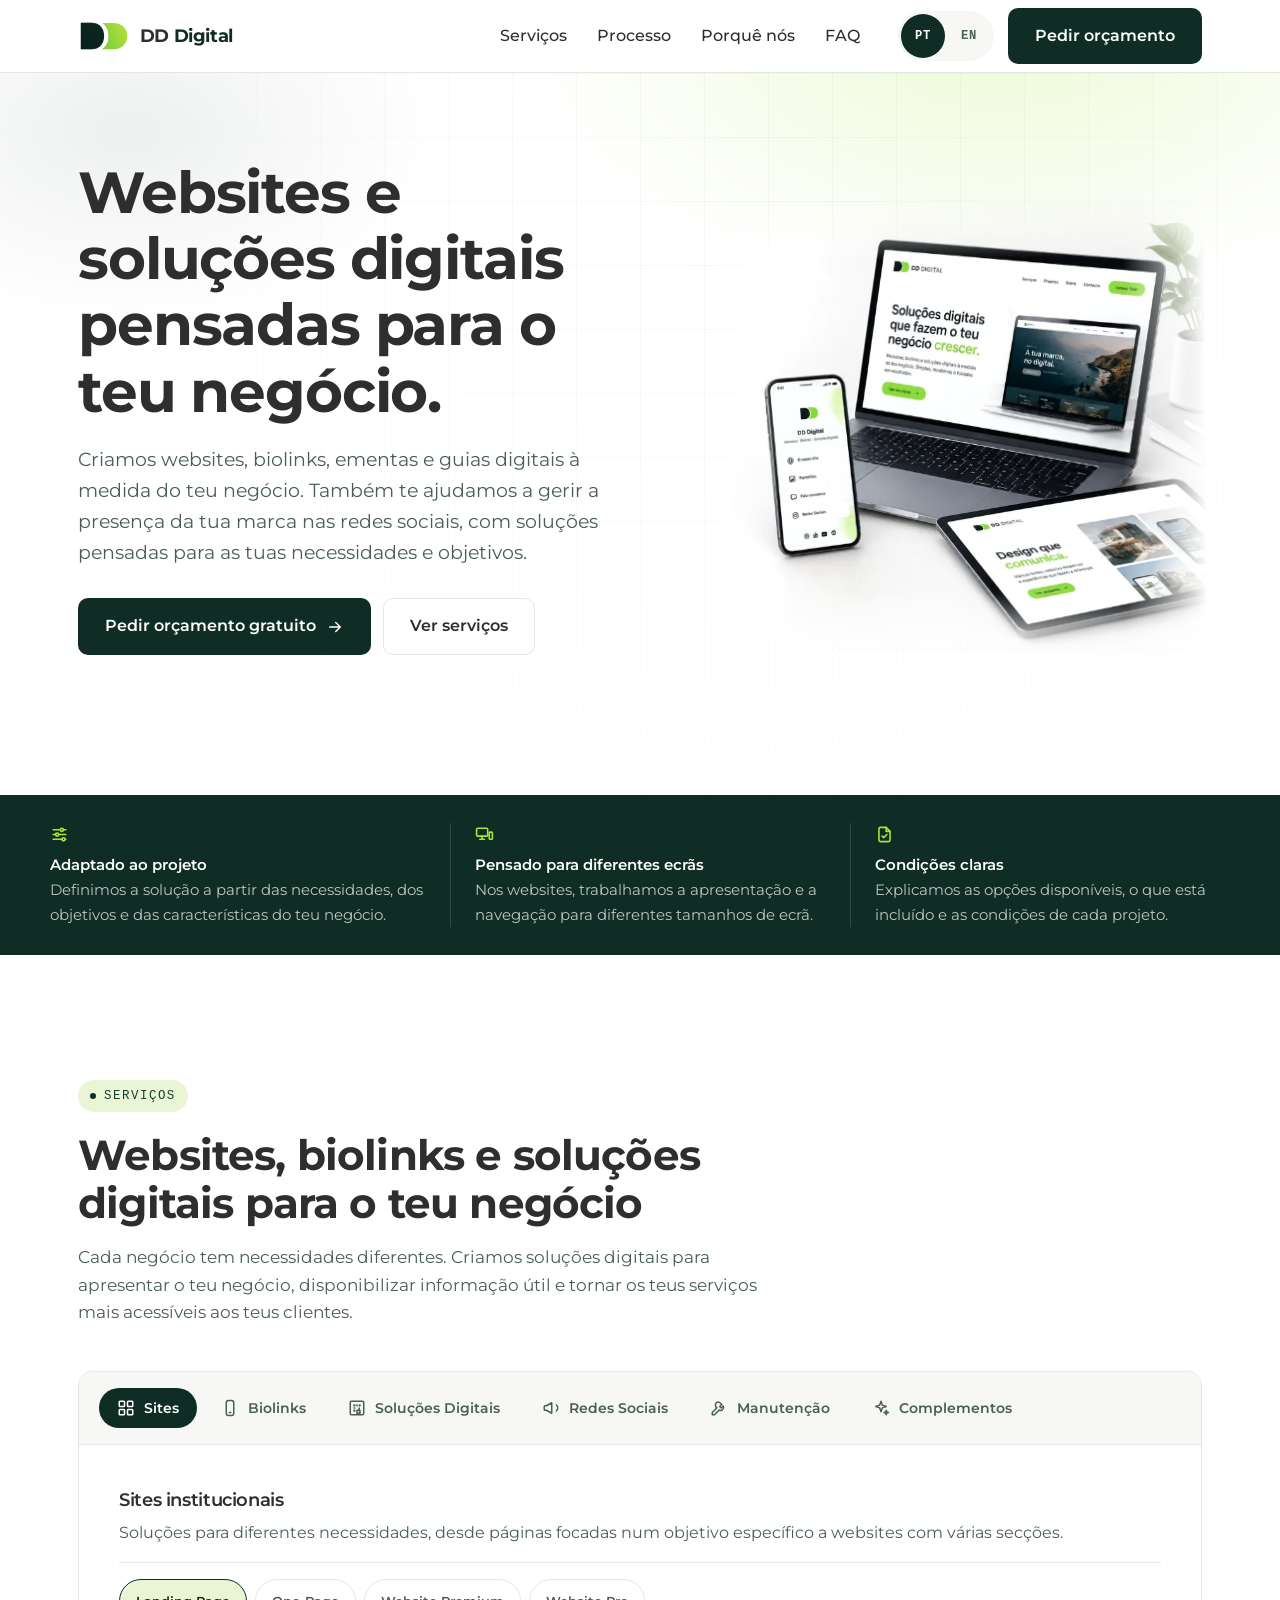
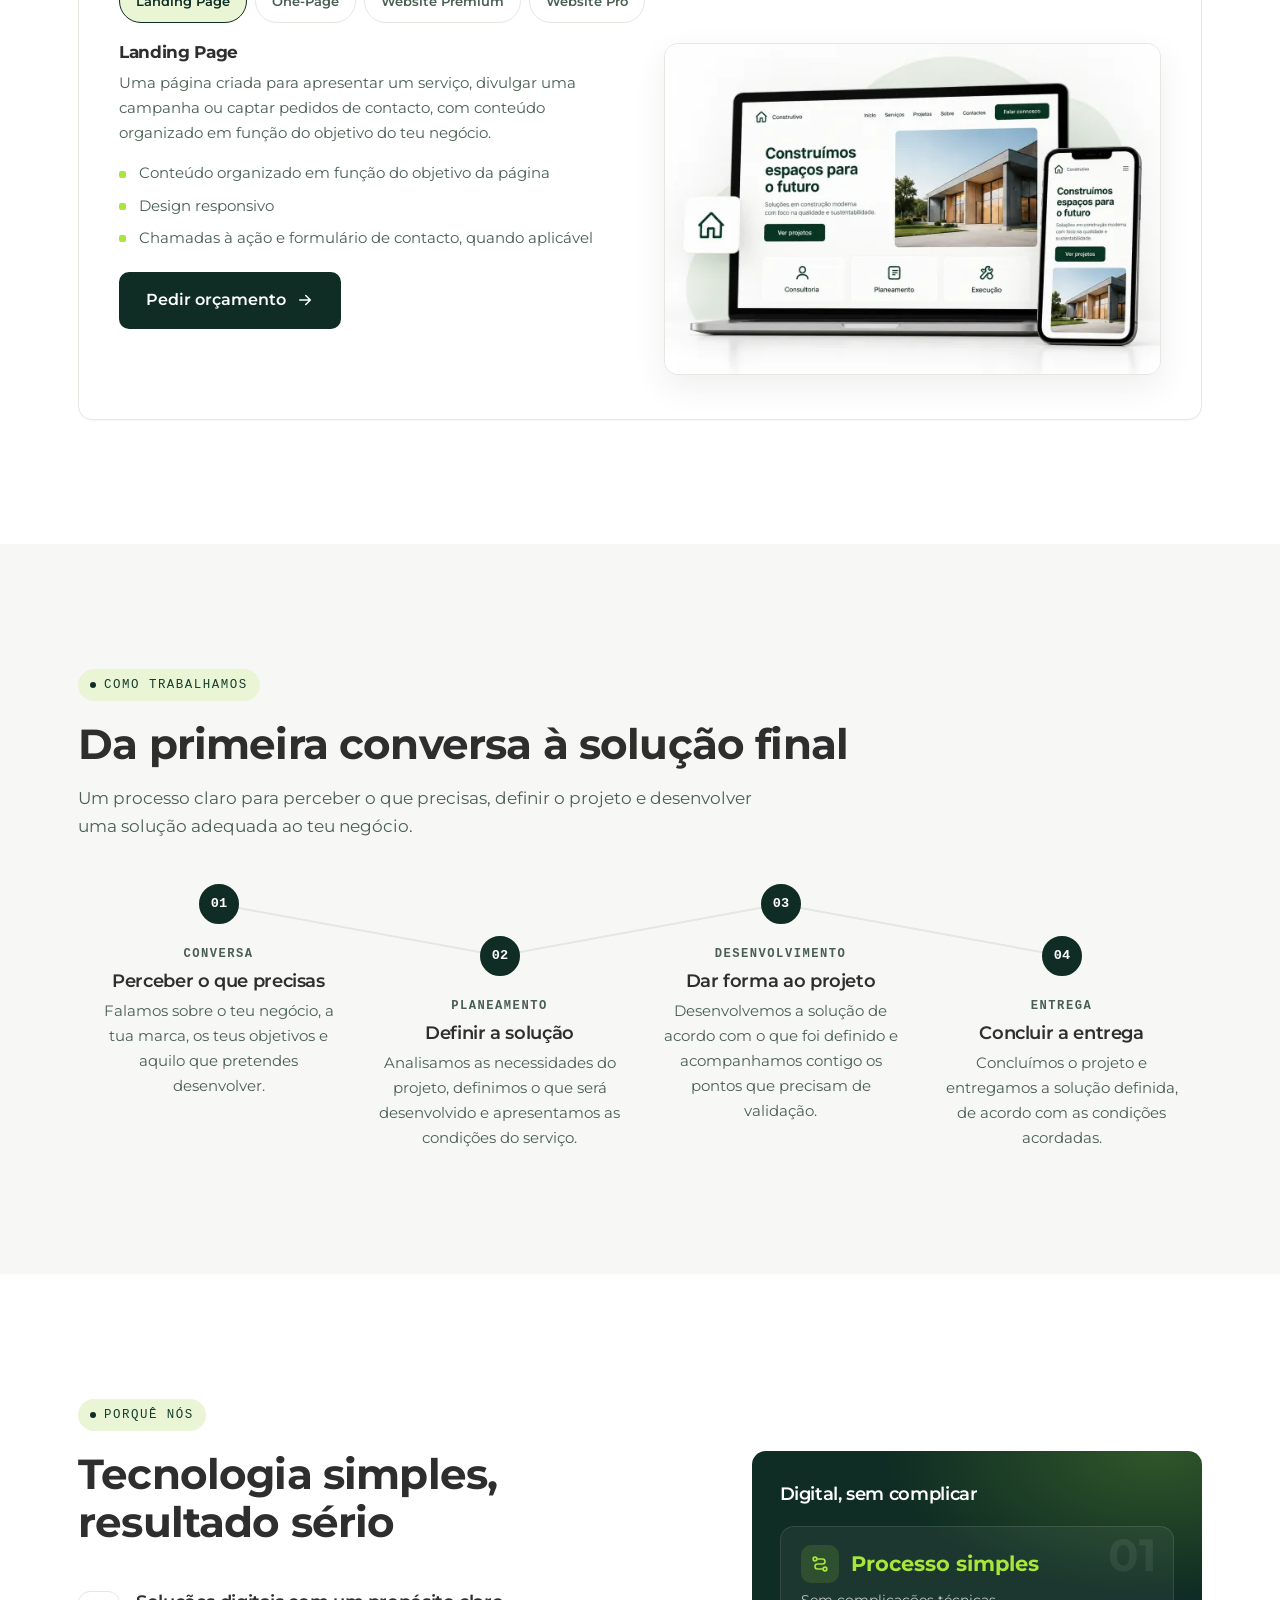
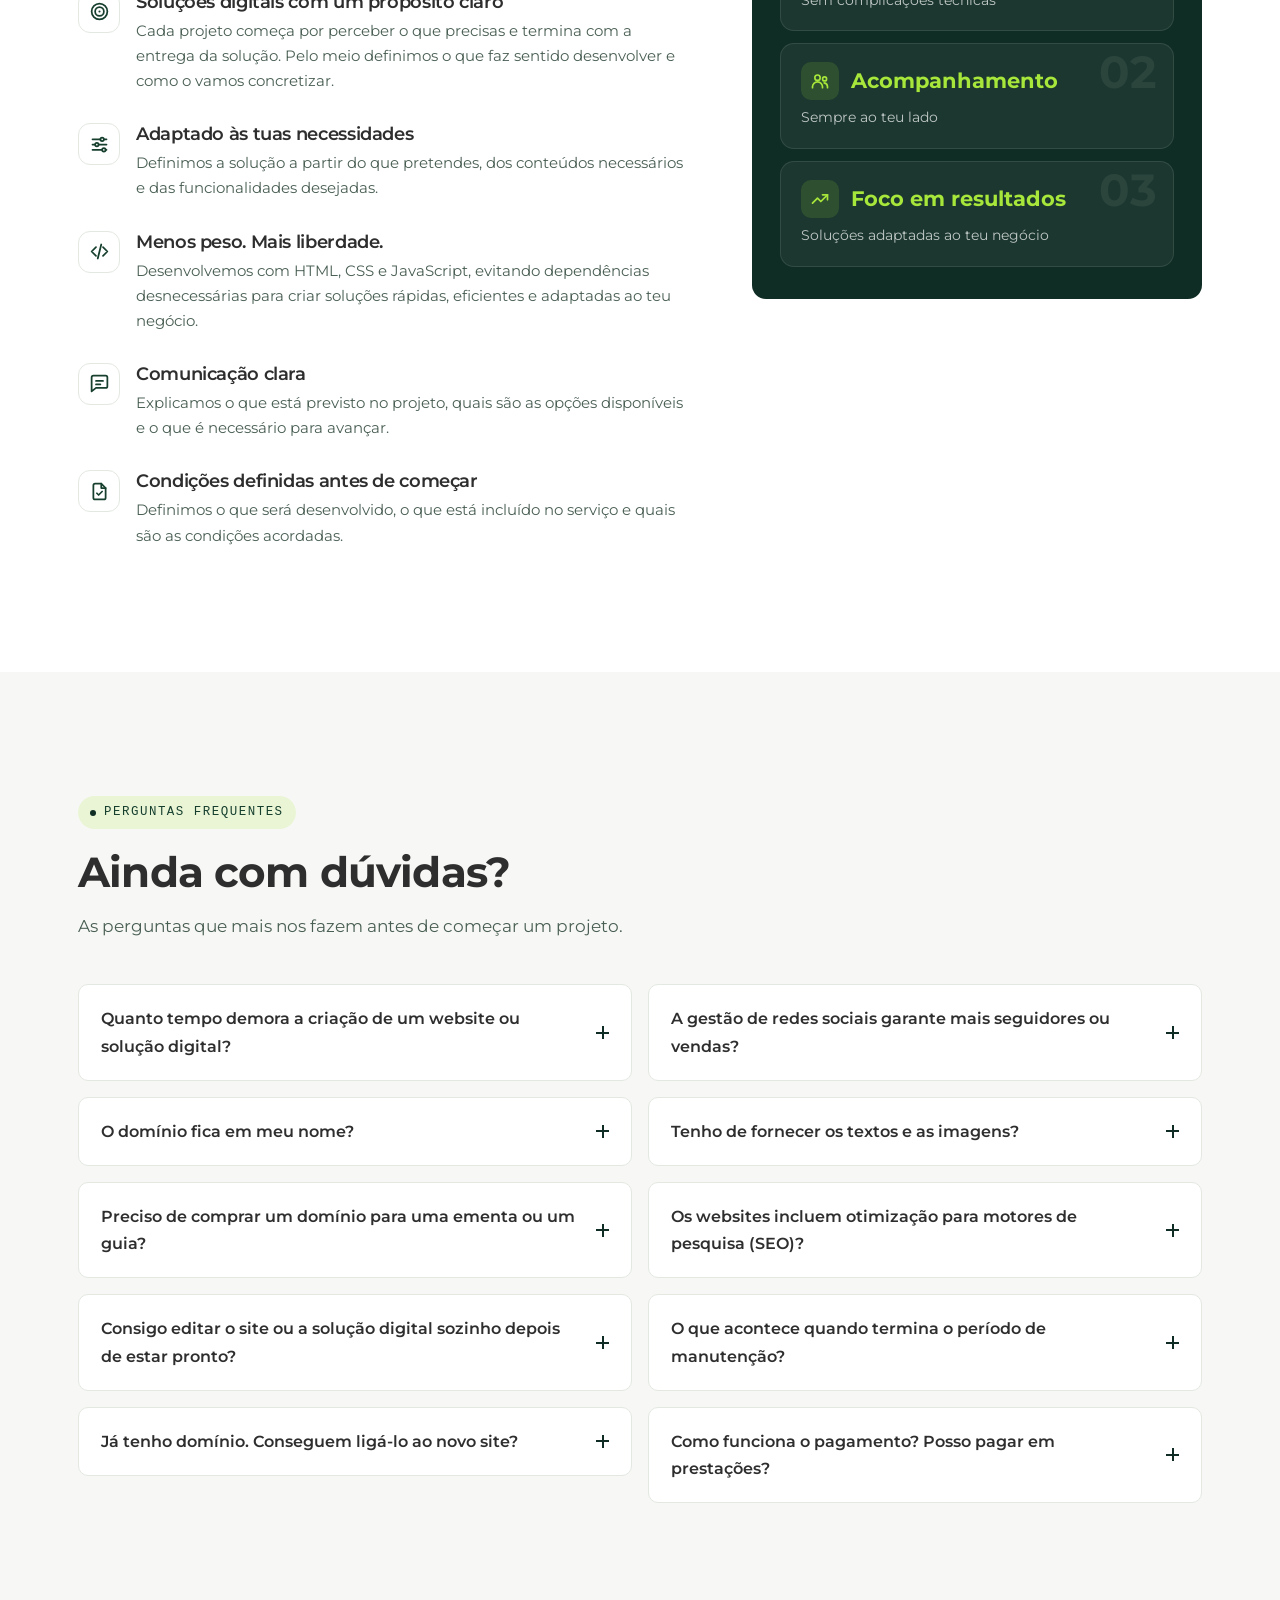
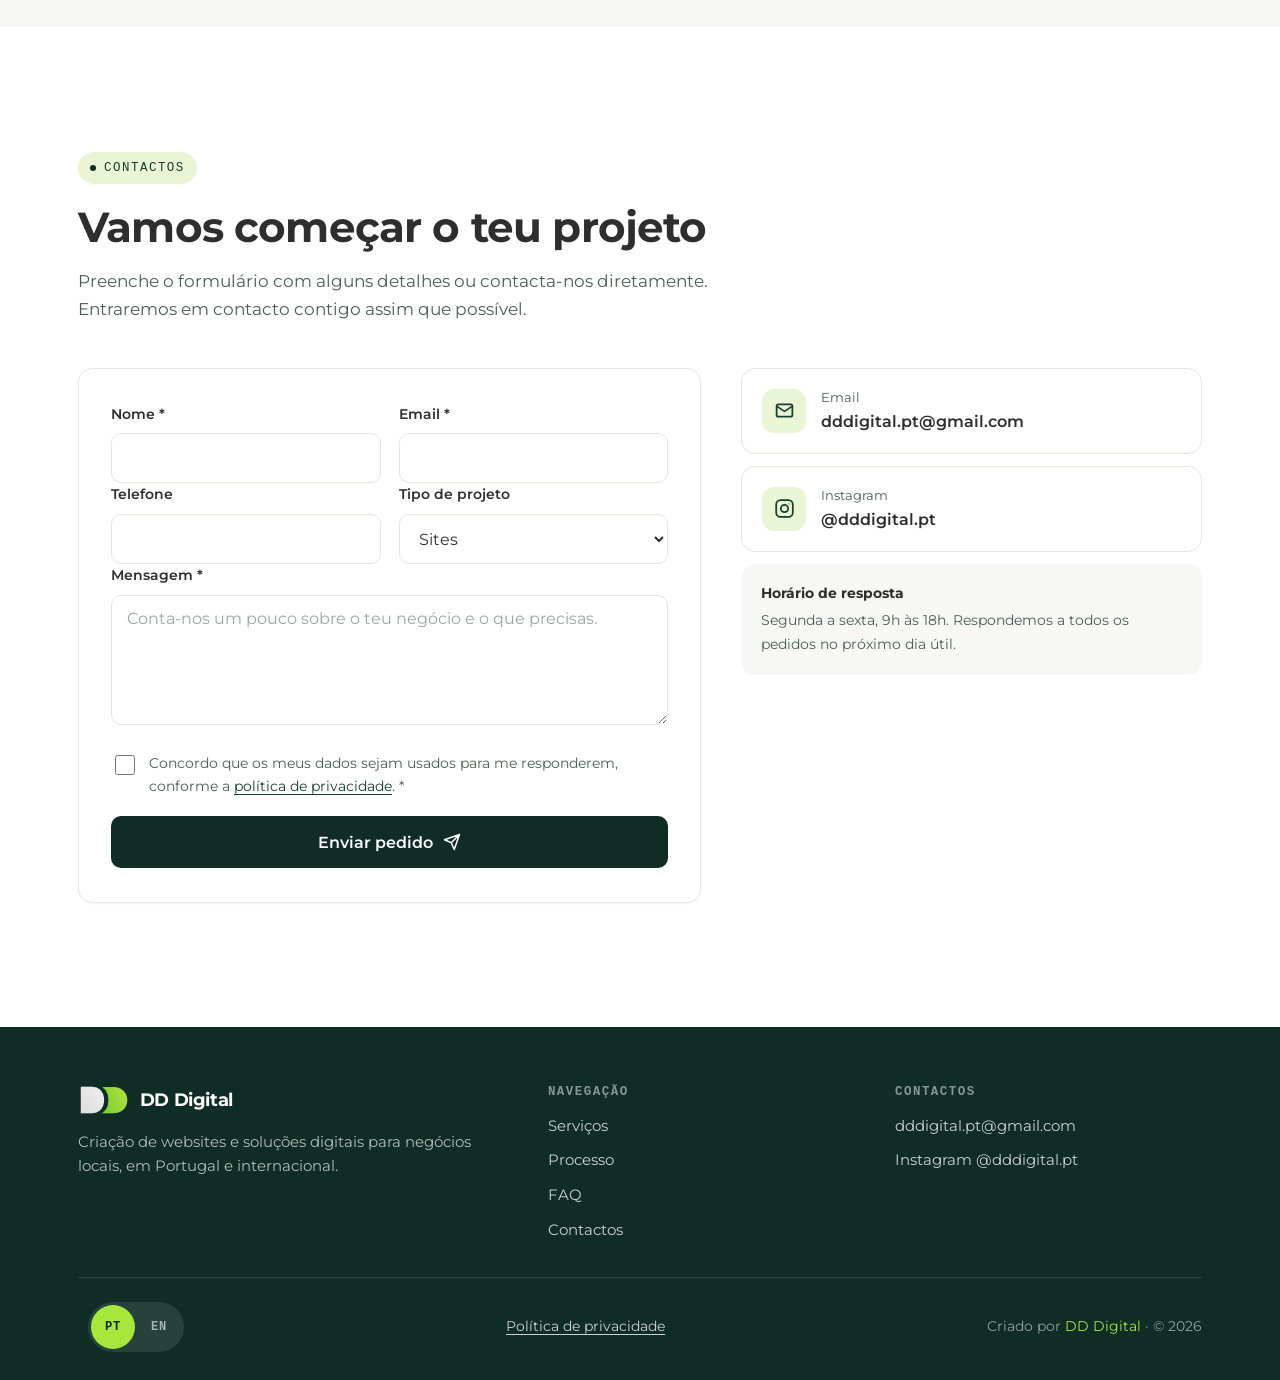
<file: index.html>
<!DOCTYPE html>
<html lang="pt-PT">
<head>
<meta charset="UTF-8">
<meta name="viewport" content="width=device-width, initial-scale=1">
<title>Criação de Websites e Gestão de Redes Sociais | DD Digital</title>
<meta name="description" content="Criação de websites, biolinks, ementas digitais e gestão de redes sociais para negócios em Portugal. Soluções à medida. Pede o teu orçamento gratuito.">
<meta name="robots" content="index, follow, max-image-preview:large">
<link rel="canonical" href="https://dddigital.pt/">

<!-- Idiomas disponíveis, para o Google saber que esta página tem uma versão em inglês -->
<link rel="alternate" hreflang="pt-PT" href="https://dddigital.pt/">
<link rel="alternate" hreflang="en" href="https://dddigital.pt/en/">
<link rel="alternate" hreflang="x-default" href="https://dddigital.pt/">

<!-- Favicon -->
<link rel="icon" type="image/png" href="favicon.png">
<meta name="theme-color" content="#0F2D24">

<!-- Partilha em redes sociais (Open Graph + Twitter) -->
<meta property="og:type" content="website">
<meta property="og:locale" content="pt_PT">
<meta property="og:locale:alternate" content="en_US">
<meta property="og:site_name" content="DD Digital">
<meta property="og:title" content="Criação de Websites e Gestão de Redes Sociais | DD Digital">
<meta property="og:description" content="Websites, biolinks, ementas digitais e gestão de redes sociais, feitos à medida do teu negócio. Pede o teu orçamento gratuito.">
<meta property="og:url" content="https://dddigital.pt/">
<meta property="og:image" content="https://dddigital.pt/img/og-image.jpg">
<meta property="og:image:alt" content="DD Digital — websites, biolinks e soluções digitais para negócios">
<meta property="og:image:width" content="1200">
<meta property="og:image:height" content="630">
<meta name="twitter:card" content="summary_large_image">
<meta name="twitter:title" content="Criação de Websites e Redes Sociais | DD Digital">
<meta name="twitter:description" content="Websites, biolinks, ementas digitais e gestão de redes sociais para o teu negócio em Portugal.">
<meta name="twitter:image" content="https://dddigital.pt/img/og-image.jpg">
<meta name="twitter:image:alt" content="DD Digital — websites, biolinks e soluções digitais para negócios">

<link rel="preload" href="fonts/montserrat-var.woff2" as="font" type="font/woff2" crossorigin>
<link rel="stylesheet" href="css/style.css">

<!-- Dados estruturados: ajudam o Google a mostrar a DD Digital nas pesquisas locais -->
<script type="application/ld+json">
{
  "@context": "https://schema.org",
  "@type": "ProfessionalService",
  "@id": "https://dddigital.pt/#negocio",
  "name": "DD Digital",
  "url": "https://dddigital.pt/",
  "logo": "https://dddigital.pt/img/logo.webp",
  "image": "https://dddigital.pt/img/og-image.jpg",
  "description": "Criação de websites, landing pages, biolinks, ementas e guias digitais e gestão de redes sociais para negócios locais em Portugal, com atendimento remoto também a clientes internacionais.",
  "areaServed": [{ "@type": "Country", "name": "Portugal" }],
  "knowsLanguage": ["pt-PT", "en"],
  "email": "dddigital.pt@gmail.com",
  "sameAs": ["https://www.instagram.com/dddigital.pt"],
  "hasOfferCatalog": {
    "@type": "OfferCatalog",
    "name": "Serviços DD Digital",
    "itemListElement": [
      {
        "@type": "Offer",
        "itemOffered": { "@type": "Service", "name": "Criação de websites institucionais (landing page, one-page, premium e pro)" }
      },
      {
        "@type": "Offer",
        "itemOffered": { "@type": "Service", "name": "Biolinks personalizados" }
      },
      {
        "@type": "Offer",
        "itemOffered": { "@type": "Service", "name": "Ementas e guias digitais" }
      },
      {
        "@type": "Offer",
        "itemOffered": { "@type": "Service", "name": "Gestão de redes sociais" }
      },
      {
        "@type": "Offer",
        "itemOffered": { "@type": "Service", "name": "Manutenção de websites" }
      },
      {
        "@type": "Offer",
        "itemOffered": { "@type": "Service", "name": "Serviços complementares (captação e edição de foto e vídeo, analytics e Google Tag Manager, criação e gestão do Google Business Profile)" }
      }
    ]
  }
}
</script>
<script type="application/ld+json">
{
  "@context": "https://schema.org",
  "@type": "FAQPage",
  "mainEntity": [
    {
      "@type": "Question",
      "name": "Quanto tempo demora a criação de um website ou solução digital?",
      "acceptedAnswer": { "@type": "Answer", "text": "Depende do tipo e da dimensão do projeto, dos conteúdos necessários e do tempo de validação. Depois de percebermos o que precisas, apresentamos um prazo realista antes de avançar." }
    },
    {
      "@type": "Question",
      "name": "O domínio fica em meu nome?",
      "acceptedAnswer": { "@type": "Answer", "text": "Sim, se comprares um domínio próprio, este fica em teu nome. Podes usar um domínio que já tenhas ou pedir-nos apoio para escolher e tratar do registo de um novo." }
    },
    {
      "@type": "Question",
      "name": "Preciso de comprar um domínio para uma ementa ou um guia?",
      "acceptedAnswer": { "@type": "Answer", "text": "Não necessariamente. Podes utilizar um domínio próprio ou um endereço associado à DD Digital, mediante as condições e anuidade aplicáveis." }
    },
    {
      "@type": "Question",
      "name": "Consigo editar o site ou a solução digital sozinho depois de estar pronto?",
      "acceptedAnswer": { "@type": "Answer", "text": "As nossas soluções são desenvolvidas à medida e, atualmente, não incluem uma área de edição autónoma para o cliente. Se precisares de alterar textos, imagens, horários, preços ou outras informações, podes solicitar-nos essas alterações, de acordo com as condições do serviço contratado." }
    },
    {
      "@type": "Question",
      "name": "Já tenho domínio. Conseguem ligá-lo ao novo site?",
      "acceptedAnswer": { "@type": "Answer", "text": "Sim. Podemos usar o teu domínio atual e ligá-lo ao novo website, biolink ou solução digital." }
    },
    {
      "@type": "Question",
      "name": "A gestão de redes sociais garante mais seguidores ou vendas?",
      "acceptedAnswer": { "@type": "Answer", "text": "Não. A gestão de redes sociais permite trabalhar a presença e a comunicação da marca, mas não garante um aumento de seguidores, contactos ou vendas. Os resultados dependem de vários fatores, incluindo o setor, o público, os conteúdos e a interação com a comunidade." }
    },
    {
      "@type": "Question",
      "name": "Tenho de fornecer os textos e as imagens?",
      "acceptedAnswer": { "@type": "Answer", "text": "Não necessariamente! Podemos ajudar-te a preparar os textos e a selecionar imagens adequadas ao teu negócio. Se já tiveres textos, fotografias ou outros materiais, também os podemos integrar no projeto." }
    },
    {
      "@type": "Question",
      "name": "Os websites incluem otimização para motores de pesquisa (SEO)?",
      "acceptedAnswer": { "@type": "Answer", "text": "Sim! Os nossos websites são desenvolvidos tendo em conta boas práticas de SEO, incluindo uma estrutura de páginas organizada, títulos e meta descrições adequados e aspetos técnicos que ajudam os motores de pesquisa a compreender e indexar os conteúdos. A otimização é adaptada à estrutura e às características de cada projeto." }
    },
    {
      "@type": "Question",
      "name": "O que acontece quando termina o período de manutenção?",
      "acceptedAnswer": { "@type": "Answer", "text": "No final do período contratado, podes renovar a manutenção para continuares a contar com o nosso acompanhamento, atualizações e backups previstos no plano. Se optares por não renovar, o website poderá continuar online, desde que o alojamento e o domínio se mantenham ativos, mas deixará de beneficiar dos serviços de manutenção incluídos no plano." }
    },
    {
      "@type": "Question",
      "name": "Como funciona o pagamento? Posso pagar em prestações?",
      "acceptedAnswer": { "@type": "Answer", "text": "Para avançarmos com o projeto, solicitamos um pagamento inicial de 50% do valor total no momento da adjudicação. Os restantes 50% são pagos na entrega do projeto. Se preferires dividir o pagamento de outra forma, podemos avaliar essa possibilidade, dependendo do projeto e das condições acordadas." }
    }
  ]
}
</script>
</head>
<body>

<a class="salta-conteudo" href="#conteudo">Saltar para o conteúdo</a>

<!-- ===== CABEÇALHO ===== -->
<header class="cabecalho">
  <div class="wrap cabecalho__interior">
    <a href="#inicio" class="logo" aria-label="DD Digital — página inicial">
      <img class="logo__marca" src="img/logo.webp" width="688" height="400" alt="">
      <span class="logo__texto">DD <span class="logo__destaque">Digital</span></span>
    </a>

    <nav class="nav" id="nav-principal">
      <ul class="nav__lista">
        <li><a href="#servicos">Serviços</a></li>
        <li><a href="#processo">Processo</a></li>
        <li><a href="#porque">Porquê nós</a></li>
        <li><a href="#faq">FAQ</a></li>
      </ul>
      <div class="idiomas" aria-label="Escolher idioma">
        <a href="index.html" aria-current="true" lang="pt-PT" hreflang="pt-PT">PT</a>
        <a href="en/index.html" lang="en" hreflang="en">EN</a>
      </div>
      <a href="#contactos" class="btn btn--principal">Pedir orçamento</a>
    </nav>

    <button class="menu-botao" aria-label="Abrir menu" aria-expanded="false" aria-controls="nav-principal">
      <span class="menu-botao__barras"></span>
    </button>
  </div>
</header>

<main id="conteudo">

  <!-- ===== HERO ===== -->
  <section class="hero" id="inicio">
    <div class="wrap hero__interior">
      <div class="surge">
        <h1>Websites e soluções digitais pensadas para o teu negócio.</h1>
        <p class="hero__texto">
          Criamos websites, biolinks, ementas e guias digitais à medida do teu negócio. Também te ajudamos a gerir a presença da tua marca nas redes sociais, com soluções pensadas para as tuas necessidades e objetivos.
        </p>
        <div class="hero__accoes">
          <a href="#contactos" class="btn btn--principal">
            Pedir orçamento gratuito
            <svg viewBox="0 0 24 24" fill="none" stroke="currentColor" stroke-width="2" stroke-linecap="round" aria-hidden="true"><path d="M5 12h14M13 6l6 6-6 6"/></svg>
          </a>
          <a href="#servicos" class="btn btn--contorno">Ver serviços</a>
        </div>
      </div>

      <!-- Imagem do hero: desvanecida nas bordas (CSS) e com efeito parallax ao fazer scroll (js/main.js).
           Para trocar a imagem, substitui hero.webp e hero-800.webp em img/ mantendo os nomes. -->
      <div class="surge hero__visual">
        <div class="hero__imagem" data-parallax>
          <img src="img/hero.webp" srcset="img/hero-800.webp 800w, img/hero.webp 1106w"
               sizes="(min-width: 900px) 560px, 92vw" width="1106" height="1024"
               alt="Website, biolink e página de serviços da DD Digital apresentados num portátil, num telemóvel e num tablet" fetchpriority="high" decoding="async">
        </div>
      </div>
    </div>
  </section>

  <!-- ===== FAIXA DE DESTAQUES ===== -->
  <div class="faixa-provas">
    <ul class="provas wrap">
      <li>
        <svg viewBox="0 0 24 24" fill="none" stroke="currentColor" stroke-width="2" stroke-linecap="round" stroke-linejoin="round" aria-hidden="true"><path d="M4 6h9M17 6h3M4 12h3M11 12h9M4 18h11M19 18h1"/><circle cx="15" cy="6" r="2"/><circle cx="9" cy="12" r="2"/><circle cx="17" cy="18" r="2"/></svg>
        <span><strong>Adaptado ao projeto</strong><br>Definimos a solução a partir das necessidades, dos objetivos e das características do teu negócio.</span>
      </li>
      <li>
        <svg viewBox="0 0 24 24" fill="none" stroke="currentColor" stroke-width="2" stroke-linecap="round" stroke-linejoin="round" aria-hidden="true"><rect x="2" y="4" width="14" height="10" rx="1.5"/><path d="M6 18h6M9 14v4"/><rect x="18" y="9" width="4" height="9" rx="1"/></svg>
        <span><strong>Pensado para diferentes ecrãs</strong><br>Nos websites, trabalhamos a apresentação e a navegação para diferentes tamanhos de ecrã.</span>
      </li>
      <li>
        <svg viewBox="0 0 24 24" fill="none" stroke="currentColor" stroke-width="2" stroke-linecap="round" stroke-linejoin="round" aria-hidden="true"><path d="M14 3H7a2 2 0 00-2 2v14a2 2 0 002 2h10a2 2 0 002-2V8z"/><path d="M14 3v5h5"/><path d="M9 14l2 2 4-4"/></svg>
        <span><strong>Condições claras</strong><br>Explicamos as opções disponíveis, o que está incluído e as condições de cada projeto.</span>
      </li>
    </ul>
  </div>

  <!-- ===== SERVIÇOS ===== -->
  <section class="seccao" id="servicos">
    <div class="wrap">
      <div class="cabecalho-seccao surge">
        <span class="etiqueta">Serviços</span>
        <h2>Websites, biolinks e soluções digitais para o teu negócio</h2>
        <p>Cada negócio tem necessidades diferentes. Criamos soluções digitais para apresentar o teu negócio, disponibilizar informação útil e tornar os teus serviços mais acessíveis aos teus clientes.</p>
      </div>

      <div class="servicos-dashboard surge">
        <!-- Separadores: clicar muda o conteúdo em baixo, sem sair da página -->
        <div class="servicos-abas" role="tablist" aria-label="Categorias de serviços">
          <button class="aba-botao is-ativo" type="button" role="tab" id="aba-sites" aria-controls="painel-sites" aria-selected="true">
            <span class="aba-botao__icone">
              <svg viewBox="0 0 24 24" fill="none" stroke="currentColor" stroke-width="2" stroke-linecap="round" stroke-linejoin="round" aria-hidden="true"><rect x="3" y="3" width="7" height="7" rx="1"/><rect x="14" y="3" width="7" height="7" rx="1"/><rect x="3" y="14" width="7" height="7" rx="1"/><rect x="14" y="14" width="7" height="7" rx="1"/></svg>
            </span>
            Sites
          </button>
          <button class="aba-botao" type="button" role="tab" id="aba-biolinks" aria-controls="painel-biolinks" aria-selected="false" tabindex="-1">
            <span class="aba-botao__icone">
              <svg viewBox="0 0 24 24" fill="none" stroke="currentColor" stroke-width="2" stroke-linecap="round" stroke-linejoin="round" aria-hidden="true"><rect x="7" y="2" width="10" height="20" rx="3"/><path d="M11 18h2"/></svg>
            </span>
            Biolinks
          </button>
          <button class="aba-botao" type="button" role="tab" id="aba-solucoes" aria-controls="painel-solucoes" aria-selected="false" tabindex="-1">
            <span class="aba-botao__icone">
              <svg viewBox="0 0 24 24" fill="none" stroke="currentColor" stroke-width="2" stroke-linecap="round" stroke-linejoin="round" aria-hidden="true"><rect x="3" y="3" width="18" height="18" rx="2"/><path d="M8 8h1v1H8zM8 15h1v1H8zM15 8h1v1h-1zM12 8v1M8 12h1M15 12v4M12 15h4v4h-4z"/></svg>
            </span>
            Soluções Digitais
          </button>
          <button class="aba-botao" type="button" role="tab" id="aba-redes" aria-controls="painel-redes" aria-selected="false" tabindex="-1">
            <span class="aba-botao__icone">
              <svg viewBox="0 0 24 24" fill="none" stroke="currentColor" stroke-width="2" stroke-linecap="round" stroke-linejoin="round" aria-hidden="true"><path d="M3 10v4a1 1 0 001 1h2l7 4V5l-7 4H4a1 1 0 00-1 1z"/><path d="M19 8a5 5 0 010 8"/></svg>
            </span>
            Redes Sociais
          </button>
          <button class="aba-botao" type="button" role="tab" id="aba-manutencao" aria-controls="painel-manutencao" aria-selected="false" tabindex="-1">
            <span class="aba-botao__icone">
              <svg viewBox="0 0 24 24" fill="none" stroke="currentColor" stroke-width="2" stroke-linecap="round" stroke-linejoin="round" aria-hidden="true"><path d="M14.7 6.3a4 4 0 10-5.4 5.4L3 18v3h3l6.3-6.3a4 4 0 005.4-5.4l-2.8 2.8-2-2 2.8-2.8z"/></svg>
            </span>
            Manutenção
          </button>
          <button class="aba-botao" type="button" role="tab" id="aba-extras" aria-controls="painel-extras" aria-selected="false" tabindex="-1">
            <span class="aba-botao__icone">
              <svg viewBox="0 0 24 24" fill="none" stroke="currentColor" stroke-width="2" stroke-linecap="round" stroke-linejoin="round" aria-hidden="true"><path d="M12 3l1.8 5.2L19 10l-5.2 1.8L12 17l-1.8-5.2L5 10l5.2-1.8z"/><path d="M19 15l.8 2.2L22 18l-2.2.8L19 21l-.8-2.2L16 18l2.2-.8z"/></svg>
            </span>
            Complementos
          </button>
        </div>

        <div class="servicos-painel">
          <!-- SITES -->
          <div class="painel-servico painel-servico--foto-larga is-ativo painel-servico--abas" id="painel-sites" role="tabpanel" aria-labelledby="aba-sites" tabindex="0">
            <div class="painel-servico__texto">
              <h3>Sites institucionais</h3>
              <p>Soluções para diferentes necessidades, desde páginas focadas num objetivo específico a websites com várias secções.</p>
              <!-- Sub-separadores: cada subserviço tem a sua explicação -->
              <div class="sub-abas" role="tablist" aria-label="Tipos de site">
                <button class="sub-aba is-ativo" type="button" role="tab" id="sub-sites-landing" aria-controls="subpainel-sites-landing" aria-selected="true">Landing Page</button>
                <button class="sub-aba" type="button" role="tab" id="sub-sites-onepage" aria-controls="subpainel-sites-onepage" aria-selected="false" tabindex="-1">One-Page</button>
                <button class="sub-aba" type="button" role="tab" id="sub-sites-premium" aria-controls="subpainel-sites-premium" aria-selected="false" tabindex="-1">Website Premium</button>
                <button class="sub-aba" type="button" role="tab" id="sub-sites-pro" aria-controls="subpainel-sites-pro" aria-selected="false" tabindex="-1">Website Pro</button>
              </div>
              <div class="sub-painel is-ativo" id="subpainel-sites-landing" role="tabpanel" aria-labelledby="sub-sites-landing" tabindex="0">
                <h4>Landing Page</h4>
                <p>Uma página criada para apresentar um serviço, divulgar uma campanha ou captar pedidos de contacto, com conteúdo organizado em função do objetivo do teu negócio.</p>
                <ul class="servico__lista">
                  <li>Conteúdo organizado em função do objetivo da página</li>
                  <li>Design responsivo</li>
                  <li>Chamadas à ação e formulário de contacto, quando aplicável</li>
                </ul>
                <a href="#contactos" class="btn btn--principal">
                  Pedir orçamento
                  <svg viewBox="0 0 24 24" fill="none" stroke="currentColor" stroke-width="2" stroke-linecap="round" aria-hidden="true"><path d="M5 12h14M13 6l6 6-6 6"/></svg>
                </a>
              </div>
              <div class="sub-painel" id="subpainel-sites-onepage" role="tabpanel" aria-labelledby="sub-sites-onepage" tabindex="0" hidden>
                <h4>One-Page</h4>
                <p>Apresenta o teu negócio, os serviços, os contactos e outras informações importantes numa única página, organizada por secções.</p>
                <ul class="servico__lista">
                  <li>Conteúdo organizado por secções</li>
                  <li>Navegação simples entre secções</li>
                  <li>Adequado para negócios com informação que pode ser reunida numa só página</li>
                  <li>Conteúdo estruturado para facilitar a leitura nos motores de pesquisa</li>
                </ul>
                <a href="#contactos" class="btn btn--principal">
                  Pedir orçamento
                  <svg viewBox="0 0 24 24" fill="none" stroke="currentColor" stroke-width="2" stroke-linecap="round" aria-hidden="true"><path d="M5 12h14M13 6l6 6-6 6"/></svg>
                </a>
              </div>
              <div class="sub-painel" id="subpainel-sites-premium" role="tabpanel" aria-labelledby="sub-sites-premium" tabindex="0" hidden>
                <h4>Website Premium</h4>
                <p>Um website com várias páginas para apresentar a tua empresa, os teus serviços e outras informações relevantes, de forma organizada e adaptada ao teu negócio.</p>
                <ul class="servico__lista">
                  <li>Até 3 páginas dedicadas aos conteúdos do teu negócio</li>
                  <li>Estrutura de conteúdos organizada por página</li>
                  <li>Navegação consistente entre páginas</li>
                </ul>
                <a href="#contactos" class="btn btn--principal">
                  Pedir orçamento
                  <svg viewBox="0 0 24 24" fill="none" stroke="currentColor" stroke-width="2" stroke-linecap="round" aria-hidden="true"><path d="M5 12h14M13 6l6 6-6 6"/></svg>
                </a>
              </div>
              <div class="sub-painel" id="subpainel-sites-pro" role="tabpanel" aria-labelledby="sub-sites-pro" tabindex="0" hidden>
                <h4>Website Pro</h4>
                <p>Um website com mais páginas para negócios que precisem de apresentar diferentes serviços, áreas ou conteúdos com maior detalhe.</p>
                <ul class="servico__lista">
                  <li>Até 6 páginas dedicadas aos conteúdos do teu negócio</li>
                  <li>Conteúdos organizados de acordo com as necessidades do projeto</li>
                  <li>Navegação consistente entre páginas</li>
                </ul>
                <a href="#contactos" class="btn btn--principal">
                  Pedir orçamento
                  <svg viewBox="0 0 24 24" fill="none" stroke="currentColor" stroke-width="2" stroke-linecap="round" aria-hidden="true"><path d="M5 12h14M13 6l6 6-6 6"/></svg>
                </a>
              </div>
            </div>
            <!-- Imagens do serviço. Para trocar, substitui o ficheiro em img/ mantendo o nome. A imagem muda conforme o separador escolhido (data-sub). -->
            <figure class="painel-servico__visual painel-servico__visual--foto">
              <img src="img/servico-websites.webp" srcset="img/servico-websites-600.webp 600w, img/servico-websites.webp 1100w"
                   sizes="(min-width: 900px) 560px, 92vw" width="1100" height="733"
                   alt="Website de uma empresa de construção apresentado num portátil e num telemóvel" loading="lazy" decoding="async" data-sub="sub-sites-landing sub-sites-onepage sub-sites-premium sub-sites-pro">
            </figure>
          </div>

          <!-- BIOLINKS -->
          <div class="painel-servico painel-servico--foto-larga" id="painel-biolinks" role="tabpanel" aria-labelledby="aba-biolinks" tabindex="0" hidden>
            <div class="painel-servico__texto">
              <h3>Biolinks</h3>
              <p>Uma página com ligações para os teus canais, serviços, contactos e outros conteúdos relevantes, personalizada de acordo com a identidade da tua marca.</p>
              <ul class="servico__lista">
                <li>Várias ligações organizadas numa só página</li>
                <li>Personalização adequada à tua marca</li>
                <li>Possibilidade de utilizar domínio próprio ou um endereço associado à DD Digital, conforme opção escolhida</li>
              </ul>
              <a href="#contactos" class="btn btn--principal">
                Pedir orçamento
                <svg viewBox="0 0 24 24" fill="none" stroke="currentColor" stroke-width="2" stroke-linecap="round" aria-hidden="true"><path d="M5 12h14M13 6l6 6-6 6"/></svg>
              </a>
            </div>
            <!-- Imagens do serviço. Para trocar, substitui o ficheiro em img/ mantendo o nome. A imagem muda conforme o separador escolhido (data-sub). -->
            <figure class="painel-servico__visual painel-servico__visual--foto">
              <img src="img/servico-biolinks.webp" srcset="img/servico-biolinks-600.webp 600w, img/servico-biolinks.webp 1100w"
                   sizes="(min-width: 900px) 560px, 92vw" width="1100" height="733"
                   alt="Biolink num telemóvel, com ligações para website, serviços, menus e guias, contactos e redes sociais" loading="lazy" decoding="async">
            </figure>
          </div>

          <!-- SOLUÇÕES DIGITAIS -->
          <div class="painel-servico painel-servico--foto-larga painel-servico--nota painel-servico--abas" id="painel-solucoes" role="tabpanel" aria-labelledby="aba-solucoes" tabindex="0" hidden>
            <div class="painel-servico__texto">
              <h3>Soluções digitais</h3>
              <p>Disponibiliza ementas e guias digitais aos teus clientes, com informação organizada e acessível online.</p>
              <!-- Sub-separadores: cada subserviço tem a sua explicação -->
              <div class="sub-abas" role="tablist" aria-label="Tipos de solução digital">
                <button class="sub-aba is-ativo" type="button" role="tab" id="sub-solucoes-ementas" aria-controls="subpainel-solucoes-ementas" aria-selected="true">Ementas</button>
                <button class="sub-aba" type="button" role="tab" id="sub-solucoes-guias" aria-controls="subpainel-solucoes-guias" aria-selected="false" tabindex="-1">Guias</button>
              </div>
              <div class="sub-painel is-ativo" id="subpainel-solucoes-ementas" role="tabpanel" aria-labelledby="sub-solucoes-ementas" tabindex="0">
                <h4>Ementas</h4>
                <p>Disponibiliza a ementa do teu estabelecimento através de um código QR. Os clientes podem consultar os pratos e as informações que disponibilizares diretamente no telemóvel.</p>
                <ul class="servico__lista">
                  <li>Acesso à ementa através de código QR ou ligação</li>
                  <li>Apresentação visual adaptada à identidade do estabelecimento</li>
                  <li>Consulta em dispositivos móveis</li>
                  <li>Possibilidade de utilizar domínio próprio ou um endereço associado à DD Digital, conforme opção escolhida</li>
                </ul>
                <a href="#contactos" class="btn btn--principal">
                  Pedir orçamento
                  <svg viewBox="0 0 24 24" fill="none" stroke="currentColor" stroke-width="2" stroke-linecap="round" aria-hidden="true"><path d="M5 12h14M13 6l6 6-6 6"/></svg>
                </a>
              </div>
              <div class="sub-painel" id="subpainel-solucoes-guias" role="tabpanel" aria-labelledby="sub-solucoes-guias" tabindex="0" hidden>
                <h4>Guias</h4>
                <p>Guias digitais para partilhar com os teus clientes ou hóspedes, com informação útil, regras, recomendações e contactos num só lugar.</p>
                <ul class="servico__lista">
                  <li>Informação organizada num só local</li>
                  <li>Acesso através de código QR ou ligação</li>
                  <li>Apresentação visual alinhada com a identidade da marca</li>
                  <li>Possibilidade de utilizar domínio próprio ou um endereço associado à DD Digital, conforme opção escolhida</li>
                </ul>
                <a href="#contactos" class="btn btn--principal">
                  Pedir orçamento
                  <svg viewBox="0 0 24 24" fill="none" stroke="currentColor" stroke-width="2" stroke-linecap="round" aria-hidden="true"><path d="M5 12h14M13 6l6 6-6 6"/></svg>
                </a>
              </div>
            </div>
            <!-- Imagens do serviço. Para trocar, substitui o ficheiro em img/ mantendo o nome. A imagem muda conforme o separador escolhido (data-sub). -->
            <figure class="painel-servico__visual painel-servico__visual--foto">
              <img src="img/servico-ementas.webp" srcset="img/servico-ementas-560.webp 560w, img/servico-ementas.webp 1000w"
                   sizes="(min-width: 900px) 380px, 340px" width="1000" height="1200"
                   alt="Ementa digital num telemóvel, com pratos organizados por categorias, e código QR para aceder à ementa" loading="lazy" decoding="async" class="img-vertical" data-sub="sub-solucoes-ementas">
              <img src="img/servico-guias.webp" srcset="img/servico-guias-600.webp 600w, img/servico-guias.webp 1100w"
                   sizes="(min-width: 900px) 560px, 92vw" width="1100" height="733"
                   alt="Guia digital de uma região num tablet e num telemóvel, com secções como roteiros, onde comer e onde ficar" loading="lazy" decoding="async" data-sub="sub-solucoes-guias" hidden>
            </figure>
            <p class="sub-nota"><strong>Precisas de outra solução digital?</strong> <br> Se tens outra ideia em mente, conta-nos o que precisas. Podemos avaliar contigo a possibilidade de desenvolver uma solução adequada ao teu projeto.</p>
          </div>

          <!-- REDES SOCIAIS -->
          <div class="painel-servico painel-servico--foto-larga painel-servico--abas" id="painel-redes" role="tabpanel" aria-labelledby="aba-redes" tabindex="0" hidden>
            <div class="painel-servico__texto">
              <h3>Gestão de redes sociais</h3>
              <p>Conteúdo e gestão para manter as tuas redes sociais ativas, sem ter de tratar disso sozinho.</p>
              <!-- Sub-separadores: cada subserviço tem a sua explicação -->
              <div class="sub-abas" role="tablist" aria-label="Planos de redes sociais">
                <button class="sub-aba is-ativo" type="button" role="tab" id="sub-redes-lite" aria-controls="subpainel-redes-lite" aria-selected="true">Social Media Lite</button>
                <button class="sub-aba" type="button" role="tab" id="sub-redes-premium" aria-controls="subpainel-redes-premium" aria-selected="false" tabindex="-1">Social Media Premium</button>
                <button class="sub-aba" type="button" role="tab" id="sub-redes-pro" aria-controls="subpainel-redes-pro" aria-selected="false" tabindex="-1">Social Media Pro</button>
              </div>
              <div class="sub-painel is-ativo" id="subpainel-redes-lite" role="tabpanel" aria-labelledby="sub-redes-lite" tabindex="0">
                <h4>Social Media Lite</h4>
                <p>Uma solução prática para manter a tua marca ativa nas redes sociais, com conteúdos consistentes e uma comunicação alinhada com o teu negócio.</p>
                <ul class="servico__lista">
                  <li>4 publicações por mês para Instagram e Facebook.</li>
                  <li>Copywriting e design criativo adaptados à identidade da marca.</li>
                  <li>Planeamento estratégico e organização dos conteúdos.</li>
                  <li>Análise mensal das principais métricas, com uma breve síntese do desempenho.</li>
                </ul>
                <a href="#contactos" class="btn btn--principal">
                  Pedir orçamento
                  <svg viewBox="0 0 24 24" fill="none" stroke="currentColor" stroke-width="2" stroke-linecap="round" aria-hidden="true"><path d="M5 12h14M13 6l6 6-6 6"/></svg>
                </a>
              </div>
              <div class="sub-painel" id="subpainel-redes-premium" role="tabpanel" aria-labelledby="sub-redes-premium" tabindex="0" hidden>
                <h4>Social Media Premium</h4>
                <p>Mais consistência, mais conteúdo e uma análise orientada para perceber o que funciona melhor junto do teu público.</p>
                <ul class="servico__lista">
                  <li>8 publicações por mês para Instagram e Facebook.</li>
                  <li>Copywriting e design criativo adaptados à identidade da marca.</li>
                  <li>Planeamento estratégico e organização dos conteúdos.</li>
                  <li>Análise mensal com identificação dos conteúdos com melhor desempenho e sugestões de melhoria.</li>
                </ul>
                <a href="#contactos" class="btn btn--principal">
                  Pedir orçamento
                  <svg viewBox="0 0 24 24" fill="none" stroke="currentColor" stroke-width="2" stroke-linecap="round" aria-hidden="true"><path d="M5 12h14M13 6l6 6-6 6"/></svg>
                </a>
              </div>
              <div class="sub-painel" id="subpainel-redes-pro" role="tabpanel" aria-labelledby="sub-redes-pro" tabindex="0" hidden>
                <h4>Social Media Pro</h4>
                <p>Uma gestão de conteúdos mais abrangente, com maior frequência de publicação e uma análise aprofundada para apoiar as decisões futuras.</p>
                <ul class="servico__lista">
                  <li>12 publicações por mês para Instagram e Facebook.</li>
                  <li>Copywriting e design criativo alinhados com a comunicação da marca.</li>
                  <li>Planeamento estratégico e organização dos conteúdos.</li>
                  <li>Análise mensal detalhada, comparação da evolução e recomendações para o planeamento seguinte.</li>
                </ul>
                <a href="#contactos" class="btn btn--principal">
                  Pedir orçamento
                  <svg viewBox="0 0 24 24" fill="none" stroke="currentColor" stroke-width="2" stroke-linecap="round" aria-hidden="true"><path d="M5 12h14M13 6l6 6-6 6"/></svg>
                </a>
              </div>
            </div>
            <!-- Imagem do serviço. Para trocar, substitui o ficheiro em img/ mantendo o nome: servico-redes-sociais.webp -->
            <figure class="painel-servico__visual painel-servico__visual--foto">
              <img src="img/servico-redes-sociais.webp" srcset="img/servico-redes-sociais-600.webp 600w, img/servico-redes-sociais.webp 1100w"
                   sizes="(min-width: 900px) 560px, 92vw" width="1100" height="734"
                   alt="Perfil de Instagram num telemóvel e publicações para Instagram, Facebook e LinkedIn" loading="lazy" decoding="async">
            </figure>
          </div>

          <!-- MANUTENÇÃO -->
          <div class="painel-servico painel-servico--foto-larga painel-servico--nota painel-servico--abas" id="painel-manutencao" role="tabpanel" aria-labelledby="aba-manutencao" tabindex="0" hidden>
            <div class="painel-servico__texto">
              <h3>Manutenção de websites</h3>
              <p>Depois do site estar no ar, continuamos por perto — atualizações, correções e pequenas melhorias.</p>
              <!-- Sub-separadores: cada subserviço tem a sua explicação -->
              <div class="sub-abas" role="tablist" aria-label="Planos de manutenção">
                <button class="sub-aba is-ativo" type="button" role="tab" id="sub-manutencao-semestral" aria-controls="subpainel-manutencao-semestral" aria-selected="true">Semestral</button>
                <button class="sub-aba" type="button" role="tab" id="sub-manutencao-anual" aria-controls="subpainel-manutencao-anual" aria-selected="false" tabindex="-1">Anual</button>
              </div>
              <div class="sub-painel is-ativo" id="subpainel-manutencao-semestral" role="tabpanel" aria-labelledby="sub-manutencao-semestral" tabindex="0">
                <h4>Semestral</h4>
                <p>Um plano de acompanhamento com revisões periódicas e pequenas atualizações, para ajudar a manter o teu site atualizado e adequado às necessidades do teu negócio.</p>
                <ul class="servico__lista">
                  <li>Revisão semestral do site e dos seus principais elementos.</li>
                  <li>Backups mensais, conforme as condições técnicas do projeto.</li>
                  <li>Pequenas alterações de conteúdo.</li>
                  <li>Acompanhamento durante 6 meses, com verificação do estado geral do site.</li>
                </ul>
                <a href="#contactos" class="btn btn--principal">
                  Pedir orçamento
                  <svg viewBox="0 0 24 24" fill="none" stroke="currentColor" stroke-width="2" stroke-linecap="round" aria-hidden="true"><path d="M5 12h14M13 6l6 6-6 6"/></svg>
                </a>
              </div>
              <div class="sub-painel" id="subpainel-manutencao-anual" role="tabpanel" aria-labelledby="sub-manutencao-anual" tabindex="0" hidden>
                <h4>Anual</h4>
                <p>Um acompanhamento contínuo ao longo do ano, com revisões, atualizações de conteúdo e pequenas melhorias ajustadas às necessidades do teu negócio.</p>
                <ul class="servico__lista">
                  <li>Revisões periódicas do site ao longo do ano.</li>
                  <li>Backups mensais, conforme as condições técnicas do projeto.</li>
                  <li>Pequenas alterações de conteúdo.</li>
                  <li>Acompanhamento durante 12 meses, com atenção à evolução e ao estado geral do site.</li>
                </ul>
                <a href="#contactos" class="btn btn--principal">
                  Pedir orçamento
                  <svg viewBox="0 0 24 24" fill="none" stroke="currentColor" stroke-width="2" stroke-linecap="round" aria-hidden="true"><path d="M5 12h14M13 6l6 6-6 6"/></svg>
                </a>
              </div>
            </div>
            <!-- Imagem do serviço. Para trocar, substitui o ficheiro em img/ mantendo o nome: servico-manutencao.webp -->
            <figure class="painel-servico__visual painel-servico__visual--foto">
              <img src="img/servico-manutencao.webp" srcset="img/servico-manutencao-640.webp 640w, img/servico-manutencao.webp 1200w"
                   sizes="(min-width: 900px) 560px, 92vw" width="1200" height="600"
                   alt="Portátil com a lista de manutenção do site: atualizações, correções, cópias de segurança e monitorização" loading="lazy" decoding="async">
            </figure>
            <p class="sub-nota"><strong>Nota:</strong> Alterações profundas e de design, criação de novas páginas e secções não estão incluídas. Sob consulta.</p>
          </div>

          <!-- COMPLEMENTOS: por agora só uma lista simples; mais tarde pode ganhar detalhe -->
          <div class="painel-servico painel-servico--foto-larga" id="painel-extras" role="tabpanel" aria-labelledby="aba-extras" tabindex="0" hidden>
            <div class="painel-servico__texto">
              <h3>Serviços complementares</h3>
              <p>Mais do que criar, ajudamos a otimizar a tua presença digital com conteúdos profissionais, acompanhamento de dados e gestão da tua visibilidade no Google. </p>
              <ul class="servico__lista">
                <li>Captação de foto e vídeo, com edição profissional</li>
                <li>Analytics / GTM <br> (implementação e acompanhamento mensal)</li>
                <li>Criação e gestão do Google Business Profile</li>
              </ul>
              <a href="#contactos" class="btn btn--principal">
                Pedir orçamento
                <svg viewBox="0 0 24 24" fill="none" stroke="currentColor" stroke-width="2" stroke-linecap="round" aria-hidden="true"><path d="M5 12h14M13 6l6 6-6 6"/></svg>
              </a>
            </div>
            <!-- Imagem do serviço. Para trocar, substitui o ficheiro em img/ mantendo o nome: servico-extras.webp -->
            <figure class="painel-servico__visual painel-servico__visual--foto">
              <img src="img/servico-extras.webp" srcset="img/servico-extras-600.webp 600w, img/servico-extras.webp 1100w"
                   sizes="(min-width: 900px) 560px, 92vw" width="1100" height="734"
                   alt="Câmara, telemóveis e portátil com painel de estatísticas, ícones do Google Analytics, Tag Manager e Google Maps, e avaliações de cinco estrelas" loading="lazy" decoding="async">
            </figure>
          </div>
        </div>
      </div>
    </div>
  </section>

  <!-- ===== PROCESSO ===== -->
  <section class="seccao seccao--nevoa" id="processo">
    <div class="wrap">
      <div class="cabecalho-seccao surge">
        <span class="etiqueta">Como trabalhamos</span>
        <h2>Da primeira conversa à solução final</h2>
        <p>Um processo claro para perceber o que precisas, definir o projeto e desenvolver uma solução adequada ao teu negócio.</p>
      </div>

      <div class="caminho">
        <svg class="caminho__linha" viewBox="0 0 100 100" preserveAspectRatio="none" aria-hidden="true">
          <polyline points="12.5,22 37.5,78 62.5,22 87.5,78"/>
        </svg>
        <div class="caminho__passo surge">
          <span class="caminho__marca">01</span>
          <div class="caminho__conteudo">
            <span class="caminho__fase">Conversa</span>
            <h3>Perceber o que precisas</h3>
            <p>Falamos sobre o teu negócio, a tua marca, os teus objetivos e aquilo que pretendes desenvolver.</p>
          </div>
        </div>
        <div class="caminho__passo surge">
          <span class="caminho__marca">02</span>
          <div class="caminho__conteudo">
            <span class="caminho__fase">Planeamento</span>
            <h3>Definir a solução</h3>
            <p>Analisamos as necessidades do projeto, definimos o que será desenvolvido e apresentamos as condições do serviço.</p>
          </div>
        </div>
        <div class="caminho__passo surge">
          <span class="caminho__marca">03</span>
          <div class="caminho__conteudo">
            <span class="caminho__fase">Desenvolvimento</span>
            <h3>Dar forma ao projeto</h3>
            <p>Desenvolvemos a solução de acordo com o que foi definido e acompanhamos contigo os pontos que precisam de validação.</p>
          </div>
        </div>
        <div class="caminho__passo surge">
          <span class="caminho__marca">04</span>
          <div class="caminho__conteudo">
            <span class="caminho__fase">Entrega</span>
            <h3>Concluir a entrega</h3>
            <p>Concluímos o projeto e entregamos a solução definida, de acordo com as condições acordadas.</p>
          </div>
        </div>
      </div>
    </div>
  </section>

  <!-- ===== PORQUÊ A DD DIGITAL ===== -->
  <section class="seccao" id="porque">
    <div class="wrap porque">
      <div>
        <div class="cabecalho-seccao surge">
          <span class="etiqueta">Porquê nós</span>
          <h2>Tecnologia simples, resultado sério</h2>
        </div>

        <div class="razoes">
          <div class="razao surge">
            <span class="razao__icone">
              <svg viewBox="0 0 24 24" fill="none" stroke="currentColor" stroke-width="2" stroke-linecap="round" stroke-linejoin="round" aria-hidden="true"><circle cx="12" cy="12" r="9"/><circle cx="12" cy="12" r="5"/><circle cx="12" cy="12" r="1.2" fill="currentColor" stroke="none"/></svg>
            </span>
            <div>
              <h3>Soluções digitais com um propósito claro</h3>
              <p>Cada projeto começa por perceber o que precisas e termina com a entrega da solução. Pelo meio definimos o que faz sentido desenvolver e como o vamos concretizar.</p>
            </div>
          </div>
          <div class="razao surge">
            <span class="razao__icone">
              <svg viewBox="0 0 24 24" fill="none" stroke="currentColor" stroke-width="2" stroke-linecap="round" stroke-linejoin="round" aria-hidden="true"><path d="M4 6h9M17 6h3M4 12h3M11 12h9M4 18h11M19 18h1"/><circle cx="15" cy="6" r="2"/><circle cx="9" cy="12" r="2"/><circle cx="17" cy="18" r="2"/></svg>
            </span>
            <div>
              <h3>Adaptado às tuas necessidades</h3>
              <p>Definimos a solução a partir do que pretendes, dos conteúdos necessários e das funcionalidades desejadas.</p>
            </div>
          </div>
          <div class="razao surge">
            <span class="razao__icone">
              <svg viewBox="0 0 24 24" fill="none" stroke="currentColor" stroke-width="2" stroke-linecap="round" stroke-linejoin="round" aria-hidden="true"><path d="M8 7l-5 5 5 5M16 7l5 5-5 5M14 4l-4 16"/></svg>
            </span>
            <div>
              <h3>Menos peso. Mais liberdade.</h3>
              <p>Desenvolvemos com HTML, CSS e JavaScript, evitando dependências desnecessárias para criar soluções rápidas, eficientes e adaptadas ao teu negócio.</p>
            </div>
          </div>
          <div class="razao surge">
            <span class="razao__icone">
              <svg viewBox="0 0 24 24" fill="none" stroke="currentColor" stroke-width="2" stroke-linecap="round" stroke-linejoin="round" aria-hidden="true"><path d="M21 15a2 2 0 01-2 2H8l-5 4V5a2 2 0 012-2h14a2 2 0 012 2z"/><path d="M8 9h8M8 13h5"/></svg>
            </span>
            <div>
              <h3>Comunicação clara</h3>
              <p>Explicamos o que está previsto no projeto, quais são as opções disponíveis e o que é necessário para avançar.</p>
            </div>
          </div>
          <div class="razao surge">
            <span class="razao__icone">
              <svg viewBox="0 0 24 24" fill="none" stroke="currentColor" stroke-width="2" stroke-linecap="round" stroke-linejoin="round" aria-hidden="true"><path d="M14 3H7a2 2 0 00-2 2v14a2 2 0 002 2h10a2 2 0 002-2V8z"/><path d="M14 3v5h5"/><path d="M9 14l2 2 4-4"/></svg>
            </span>
            <div>
              <h3>Condições definidas antes de começar</h3>
              <p>Definimos o que será desenvolvido, o que está incluído no serviço e quais são as condições acordadas.</p>
            </div>
          </div>
        </div>
      </div>

      <div class="numeros surge">
        <h3>Digital, sem complicar</h3>
        <div class="numeros__lista">
          <div class="numeros__item">
            <span class="numeros__valor"><span class="numeros__icone"><svg viewBox="0 0 24 24" fill="none" stroke="currentColor" stroke-width="2" stroke-linecap="round" stroke-linejoin="round" aria-hidden="true"><circle cx="6" cy="6" r="2.2"/><circle cx="18" cy="18" r="2.2"/><path d="M8.2 6H15a3 3 0 010 6H9a3 3 0 000 6h6.8"/></svg></span>Processo simples</span>
            <p>Sem complicações técnicas</p>
          </div>
          <div class="numeros__item">
            <span class="numeros__valor"><span class="numeros__icone"><svg viewBox="0 0 24 24" fill="none" stroke="currentColor" stroke-width="2" stroke-linecap="round" stroke-linejoin="round" aria-hidden="true"><circle cx="9" cy="8" r="3.2"/><path d="M3 20v-1a6 6 0 0112 0v1"/><circle cx="17.5" cy="9.5" r="2.4"/><path d="M17 14.2a5 5 0 014 4.8v1"/></svg></span>Acompanhamento</span>
            <p>Sempre ao teu lado</p>
          </div>
          <div class="numeros__item">
            <span class="numeros__valor"><span class="numeros__icone"><svg viewBox="0 0 24 24" fill="none" stroke="currentColor" stroke-width="2" stroke-linecap="round" stroke-linejoin="round" aria-hidden="true"><path d="M3 17l6-6 4 4 8-8"/><path d="M15 7h6v6"/></svg></span>Foco em resultados</span>
            <p>Soluções adaptadas ao teu negócio</p>
          </div>
        </div>
      </div>
    </div>
  </section>

  <!-- ===== FAQ ===== -->
  <section class="seccao seccao--nevoa" id="faq">
    <div class="wrap">
      <div class="cabecalho-seccao surge">
        <span class="etiqueta">Perguntas frequentes</span>
        <h2>Ainda com dúvidas?</h2>
        <p>As perguntas que mais nos fazem antes de começar um projeto.</p>
      </div>

      <div class="faq surge">
        <!-- Coluna da esquerda -->
        <div class="faq__coluna">
          <details>
            <summary>Quanto tempo demora a criação de um website ou solução digital?</summary>
            <div class="faq__resposta">Depende do tipo e da dimensão do projeto, dos conteúdos necessários e do tempo de validação. Depois de percebermos o que precisas, apresentamos um prazo realista antes de avançar.</div>
          </details>
          <details>
            <summary>O domínio fica em meu nome?</summary>
            <div class="faq__resposta">Sim, se comprares um domínio próprio, este fica em teu nome. Podes usar um domínio que já tenhas ou pedir-nos apoio para escolher e tratar do registo de um novo.</div>
          </details>
          <details>
            <summary>Preciso de comprar um domínio para uma ementa ou um guia?</summary>
            <div class="faq__resposta">Não necessariamente. Podes utilizar um domínio próprio ou um endereço associado à DD Digital, mediante as condições e anuidade aplicáveis.</div>
          </details>
          <details>
            <summary>Consigo editar o site ou a solução digital sozinho depois de estar pronto?</summary>
            <div class="faq__resposta">As nossas soluções são desenvolvidas à medida e, atualmente, não incluem uma área de edição autónoma para o cliente. Se precisares de alterar textos, imagens, horários, preços ou outras informações, podes solicitar-nos essas alterações, de acordo com as condições do serviço contratado.</div>
          </details>
          <details>
            <summary>Já tenho domínio. Conseguem ligá-lo ao novo site?</summary>
            <div class="faq__resposta">Sim. Podemos usar o teu domínio atual e ligá-lo ao novo website, biolink ou solução digital.</div>
          </details>
        </div>
        <!-- Coluna da direita -->
        <div class="faq__coluna">
          <details>
            <summary>A gestão de redes sociais garante mais seguidores ou vendas?</summary>
            <div class="faq__resposta">Não. A gestão de redes sociais permite trabalhar a presença e a comunicação da marca, mas não garante um aumento de seguidores, contactos ou vendas. Os resultados dependem de vários fatores, incluindo o setor, o público, os conteúdos e a interação com a comunidade.</div>
          </details>
          <details>
            <summary>Tenho de fornecer os textos e as imagens?</summary>
            <div class="faq__resposta">Não necessariamente! Podemos ajudar-te a preparar os textos e a selecionar imagens adequadas ao teu negócio. Se já tiveres textos, fotografias ou outros materiais, também os podemos integrar no projeto.</div>
          </details>
          <details>
            <summary>Os websites incluem otimização para motores de pesquisa (SEO)?</summary>
            <div class="faq__resposta">Sim! Os nossos websites são desenvolvidos tendo em conta boas práticas de SEO, incluindo uma estrutura de páginas organizada, títulos e meta descrições adequados e aspetos técnicos que ajudam os motores de pesquisa a compreender e indexar os conteúdos. A otimização é adaptada à estrutura e às características de cada projeto.</div>
          </details>
          <details>
            <summary>O que acontece quando termina o período de manutenção?</summary>
            <div class="faq__resposta">No final do período contratado, podes renovar a manutenção para continuares a contar com o nosso acompanhamento, atualizações e backups previstos no plano. Se optares por não renovar, o website poderá continuar online, desde que o alojamento e o domínio se mantenham ativos, mas deixará de beneficiar dos serviços de manutenção incluídos no plano. </div>
          </details>
          <details>
            <summary>Como funciona o pagamento? Posso pagar em prestações?</summary>
            <div class="faq__resposta">Para avançarmos com o projeto, solicitamos um pagamento inicial de 50% do valor total no momento da adjudicação. Os restantes 50% são pagos na entrega do projeto. Se preferires dividir o pagamento de outra forma, podemos avaliar essa possibilidade, dependendo do projeto e das condições acordadas.</div>
          </details>
        </div>
      </div>
    </div>
  </section>

  <!-- ===== CONTACTO ===== -->
  <section class="seccao" id="contactos">
    <div class="wrap">
      <div class="cabecalho-seccao surge">
        <span class="etiqueta">Contactos</span>
        <h2>Vamos começar o teu projeto</h2>
        <p>Preenche o formulário com alguns detalhes ou contacta-nos diretamente. Entraremos em contacto contigo assim que possível.</p>
      </div>

      <div class="contacto">
        <!-- Formulário ligado ao serviço Web3Forms (web3forms.com), já configurado
             com a chave de acesso da DD Digital. -->
        <form class="formulario surge" data-idioma="pt" aria-label="Formulário de contacto">
          <input type="hidden" name="access_key" value="88d582a0-a977-4b96-8b26-2a357d9a46d1">
          <input type="hidden" name="subject" value="Novo pedido de orçamento — site DD Digital">
          <input type="hidden" name="from_name" value="Site DD Digital">
          <input type="hidden" name="language" value="Português">

          <!-- Campo-armadilha contra spam: invisível para pessoas -->
          <div class="anti-spam" aria-hidden="true">
            <label for="bot_check">Não preencher este campo</label>
            <input type="text" id="bot_check" name="bot_check" tabindex="-1" autocomplete="off">
          </div>

          <div class="campo--metade">
            <div class="campo">
              <label for="nome">Nome *</label>
              <input type="text" id="nome" name="Nome" required autocomplete="name">
            </div>
            <div class="campo">
              <label for="email">Email *</label>
              <input type="email" id="email" name="Email" required autocomplete="email">
            </div>
          </div>

          <div class="campo--metade">
            <div class="campo">
              <label for="telefone">Telefone</label>
              <input type="tel" id="telefone" name="Telefone" autocomplete="tel">
            </div>
            <div class="campo">
              <label for="tipo">Tipo de projeto</label>
              <select id="tipo" name="Tipo de projeto">
                <option>Sites</option>
                <option>Biolinks</option>
                <option>Soluções digitais</option>
                <option>Gestão de redes sociais</option>
                <option>Manutenção</option>
                <option>Complementos</option>
                <option>Ainda não sei</option>
              </select>
            </div>
          </div>

          <div class="campo">
            <label for="mensagem">Mensagem *</label>
            <textarea id="mensagem" name="Mensagem" required placeholder="Conta-nos um pouco sobre o teu negócio e o que precisas."></textarea>
          </div>

          <div class="campo campo--consentimento">
            <input type="checkbox" id="consentimento" required>
            <label for="consentimento">Concordo que os meus dados sejam usados para me responderem, conforme a <a href="privacidade.html">política de privacidade</a>. *</label>
          </div>

          <button type="submit" class="btn btn--principal">
            Enviar pedido
            <svg viewBox="0 0 24 24" fill="none" stroke="currentColor" stroke-width="2" stroke-linecap="round" stroke-linejoin="round" aria-hidden="true"><path d="M22 2L11 13M22 2l-7 20-4-9-9-4 20-7z"/></svg>
          </button>

          <p class="formulario__aviso" role="status" aria-live="polite"></p>
        </form>

        <div class="diretos surge">
          <a class="direto" href="mailto:dddigital.pt@gmail.com">
            <span class="direto__icone">
              <svg viewBox="0 0 24 24" fill="none" stroke="currentColor" stroke-width="2" stroke-linecap="round" stroke-linejoin="round" aria-hidden="true"><rect x="3" y="5" width="18" height="14" rx="2"/><path d="M3 7l9 6 9-6"/></svg>
            </span>
            <span>
              <span class="direto__etiqueta">Email</span>
              <span class="direto__valor">dddigital.pt@gmail.com</span>
            </span>
          </a>
          <a class="direto" href="https://www.instagram.com/dddigital.pt" target="_blank" rel="noopener">
            <span class="direto__icone">
              <svg viewBox="0 0 24 24" fill="none" stroke="currentColor" stroke-width="2" stroke-linecap="round" stroke-linejoin="round" aria-hidden="true"><rect x="2.5" y="2.5" width="19" height="19" rx="5"/><circle cx="12" cy="12" r="4.2"/><circle cx="17.3" cy="6.7" r=".6" fill="currentColor" stroke="none"/></svg>
            </span>
            <span>
              <span class="direto__etiqueta">Instagram</span>
              <span class="direto__valor">@dddigital.pt</span>
            </span>
          </a>
          <div class="horario">
            <strong>Horário de resposta</strong>
            Segunda a sexta, 9h às 18h. Respondemos a todos os pedidos no próximo dia útil.
          </div>
        </div>
      </div>
    </div>
  </section>

</main>

<!-- ===== RODAPÉ ===== -->
<footer class="rodape">
  <div class="wrap">
    <div class="rodape__topo">
      <div class="rodape__sobre">
        <a href="#inicio" class="logo">
          <img class="logo__marca" src="img/logo-dark.webp" width="688" height="400" alt="">
          <span class="logo__texto">DD <span class="logo__destaque">Digital</span></span>
        </a>
        <p>Criação de websites e soluções digitais para negócios locais, em Portugal e internacional.</p>
      </div>
      <div>
        <h4>Navegação</h4>
        <ul class="rodape__lista">
          <li><a href="#servicos">Serviços</a></li>
          <li><a href="#processo">Processo</a></li>
          <li><a href="#faq">FAQ</a></li>
          <li><a href="#contactos">Contactos</a></li>
        </ul>
      </div>
      <div>
        <h4>Contactos</h4>
        <ul class="rodape__lista">
          <li><a href="mailto:dddigital.pt@gmail.com">dddigital.pt@gmail.com</a></li>
          <li><a href="https://www.instagram.com/dddigital.pt" target="_blank" rel="noopener">Instagram @dddigital.pt</a></li>
        </ul>
      </div>
    </div>
    <div class="rodape__fim">
      <div class="idiomas" aria-label="Escolher idioma">
        <a href="index.html" aria-current="true" lang="pt-PT" hreflang="pt-PT">PT</a>
        <a href="en/index.html" lang="en" hreflang="en">EN</a>
      </div>
      <a href="privacidade.html">Política de privacidade</a>
      <p class="credito">
        Criado por <a href="https://dddigital.pt" target="_blank" rel="noopener">DD Digital</a>
        · © <span id="ano"></span>
      </p>
    </div>
  </div>
</footer>

<script src="js/main.js"></script>
</body>
</html>
</file>
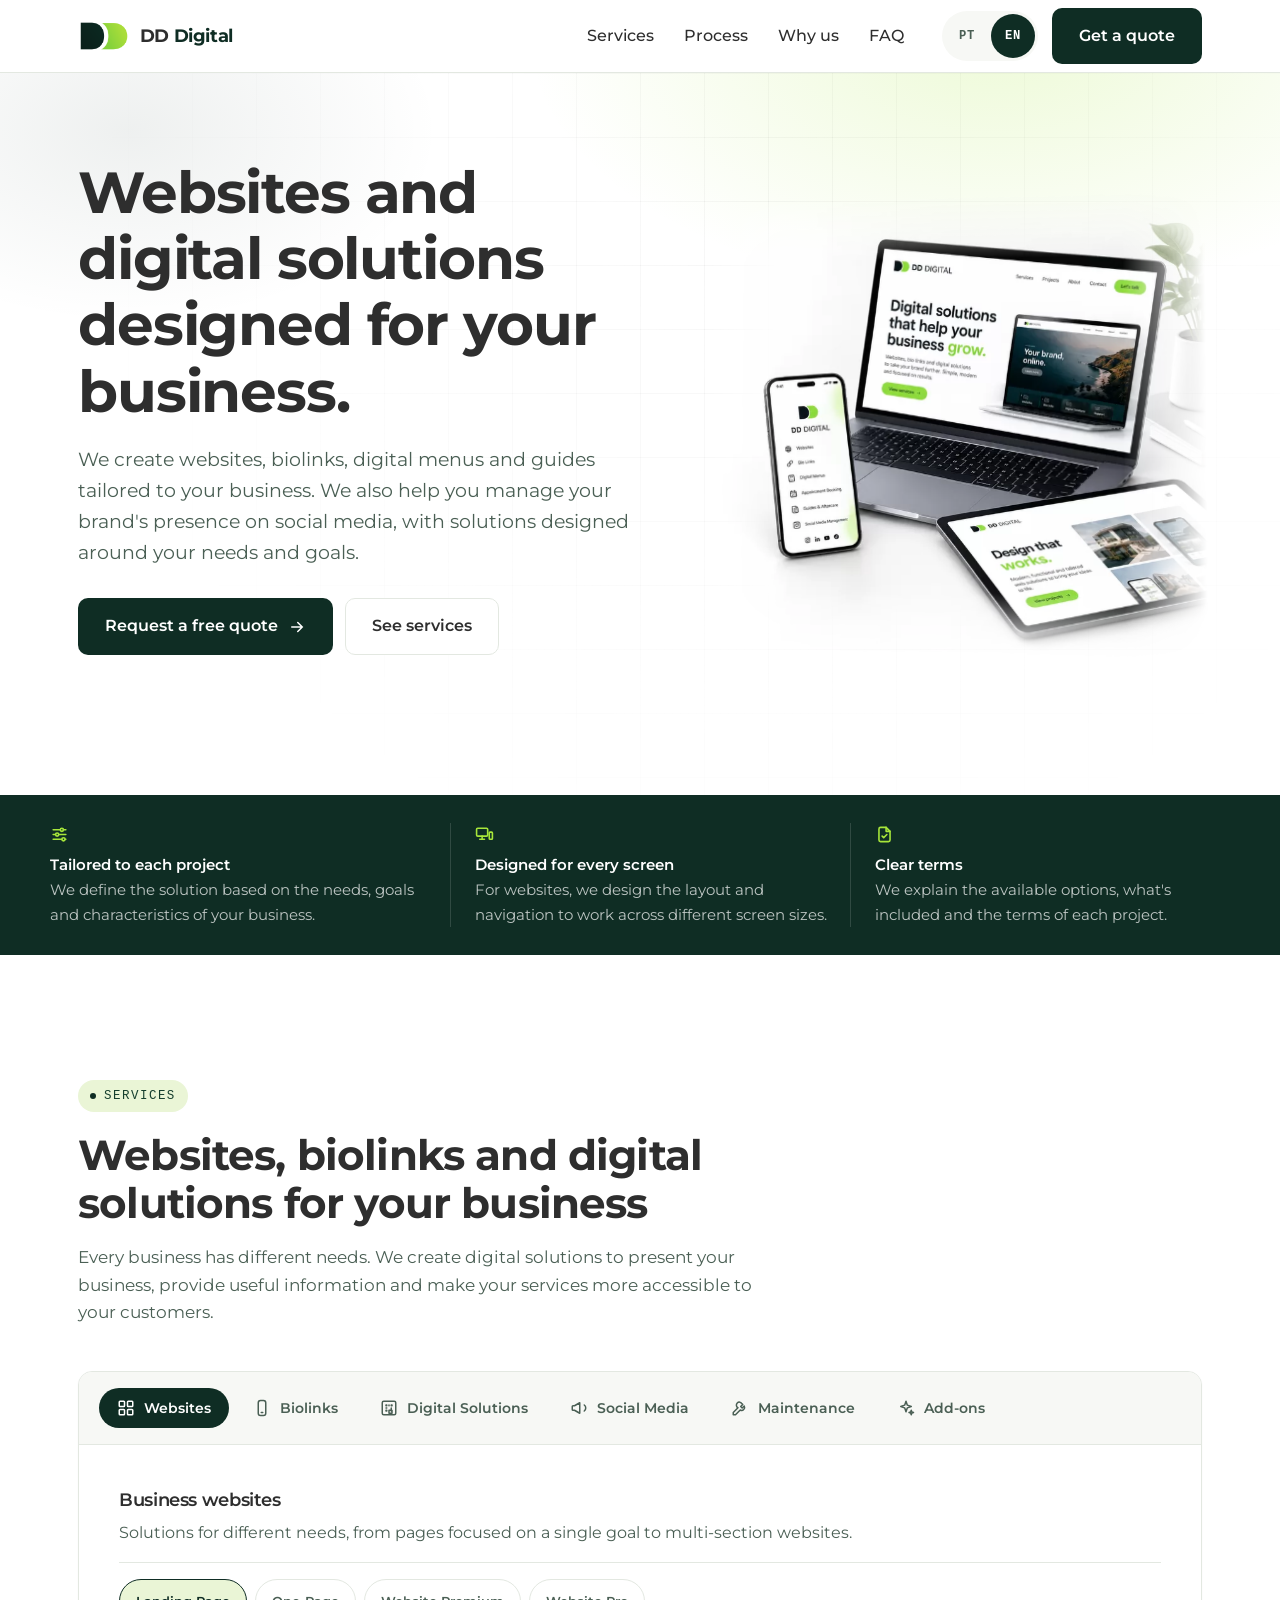
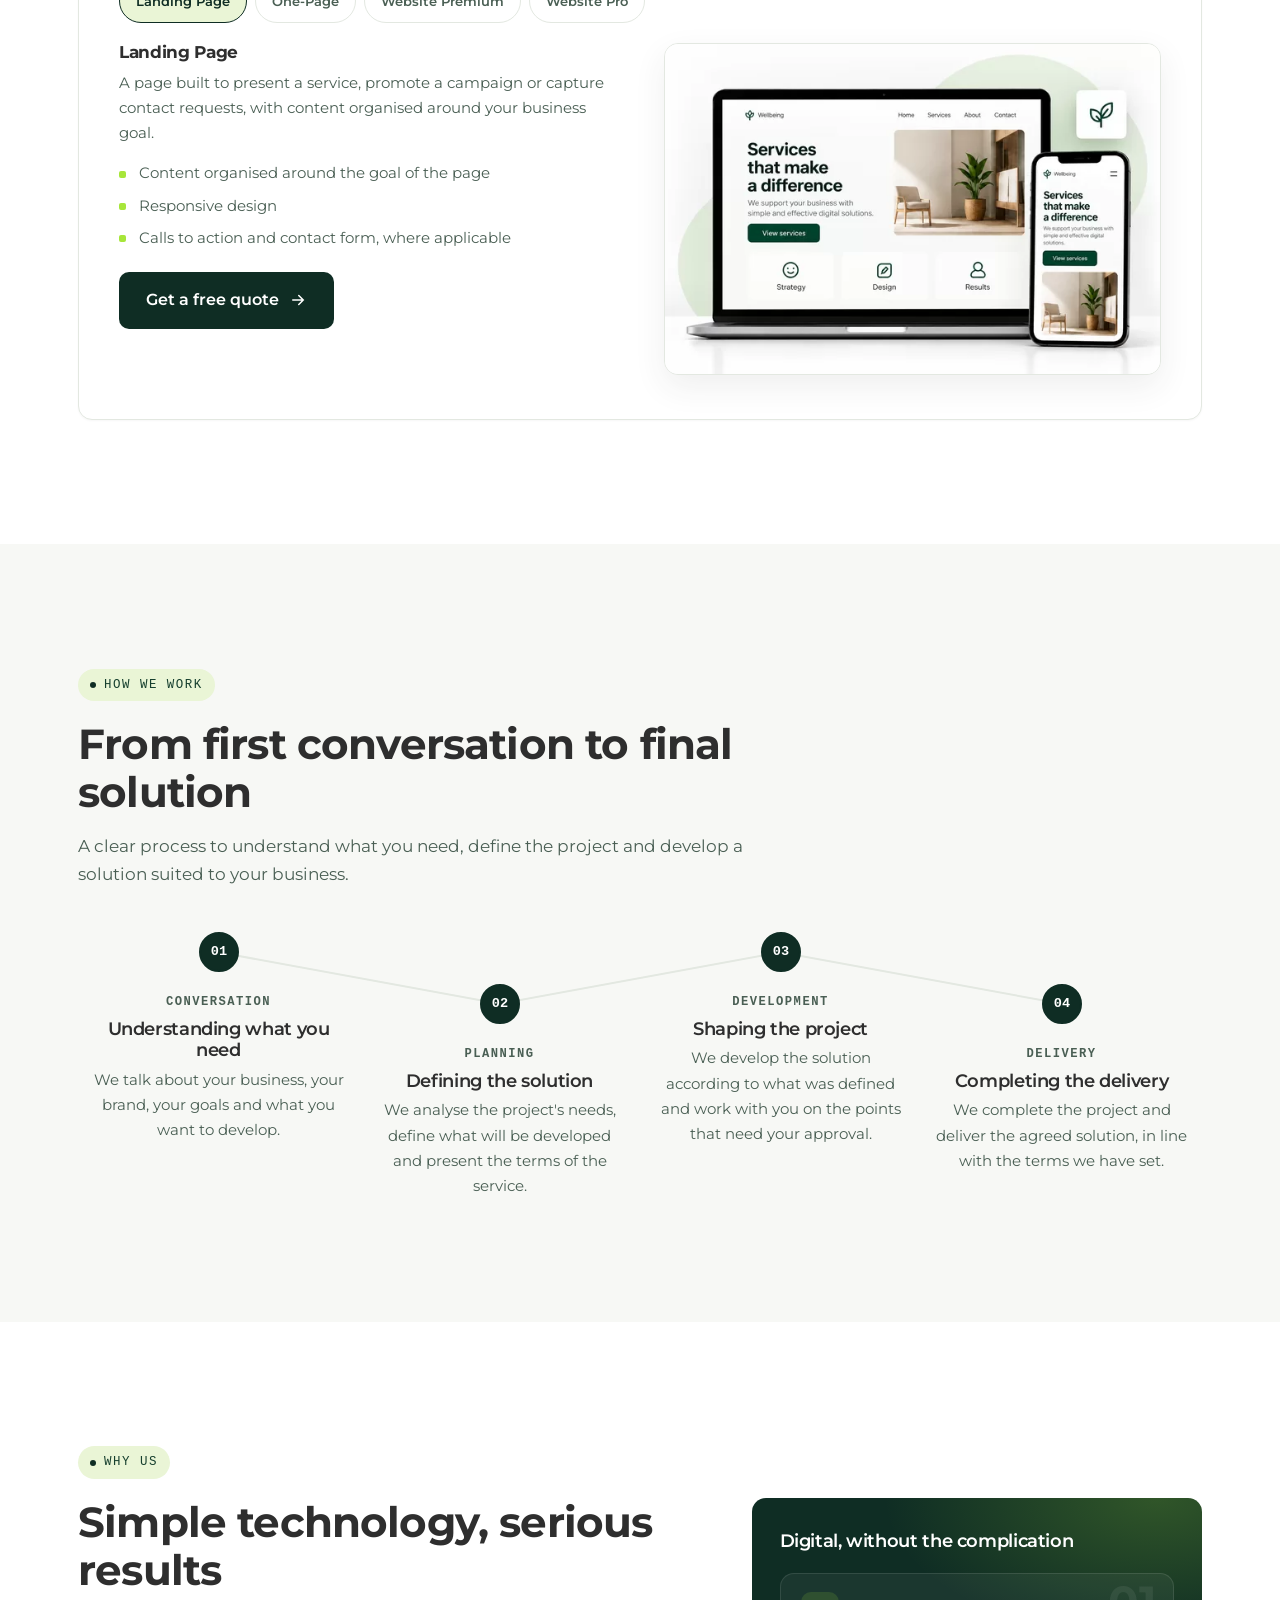
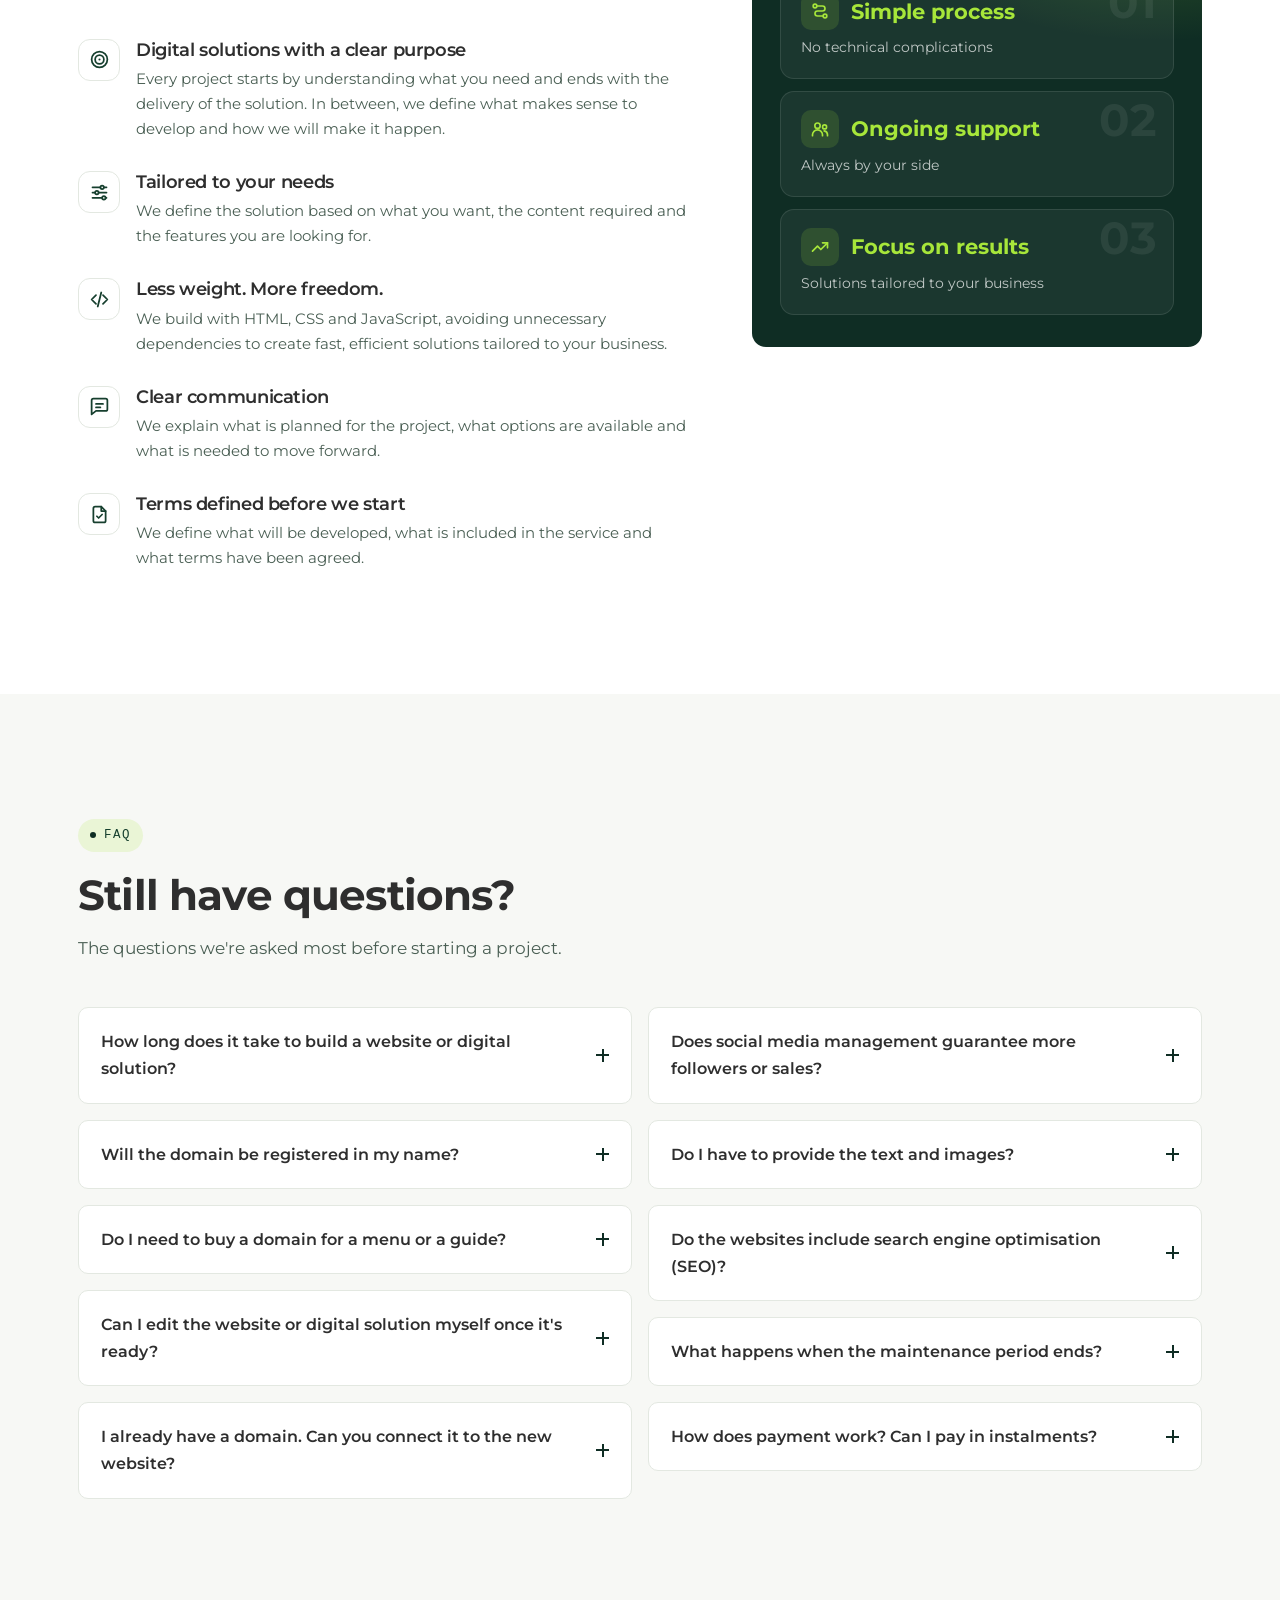
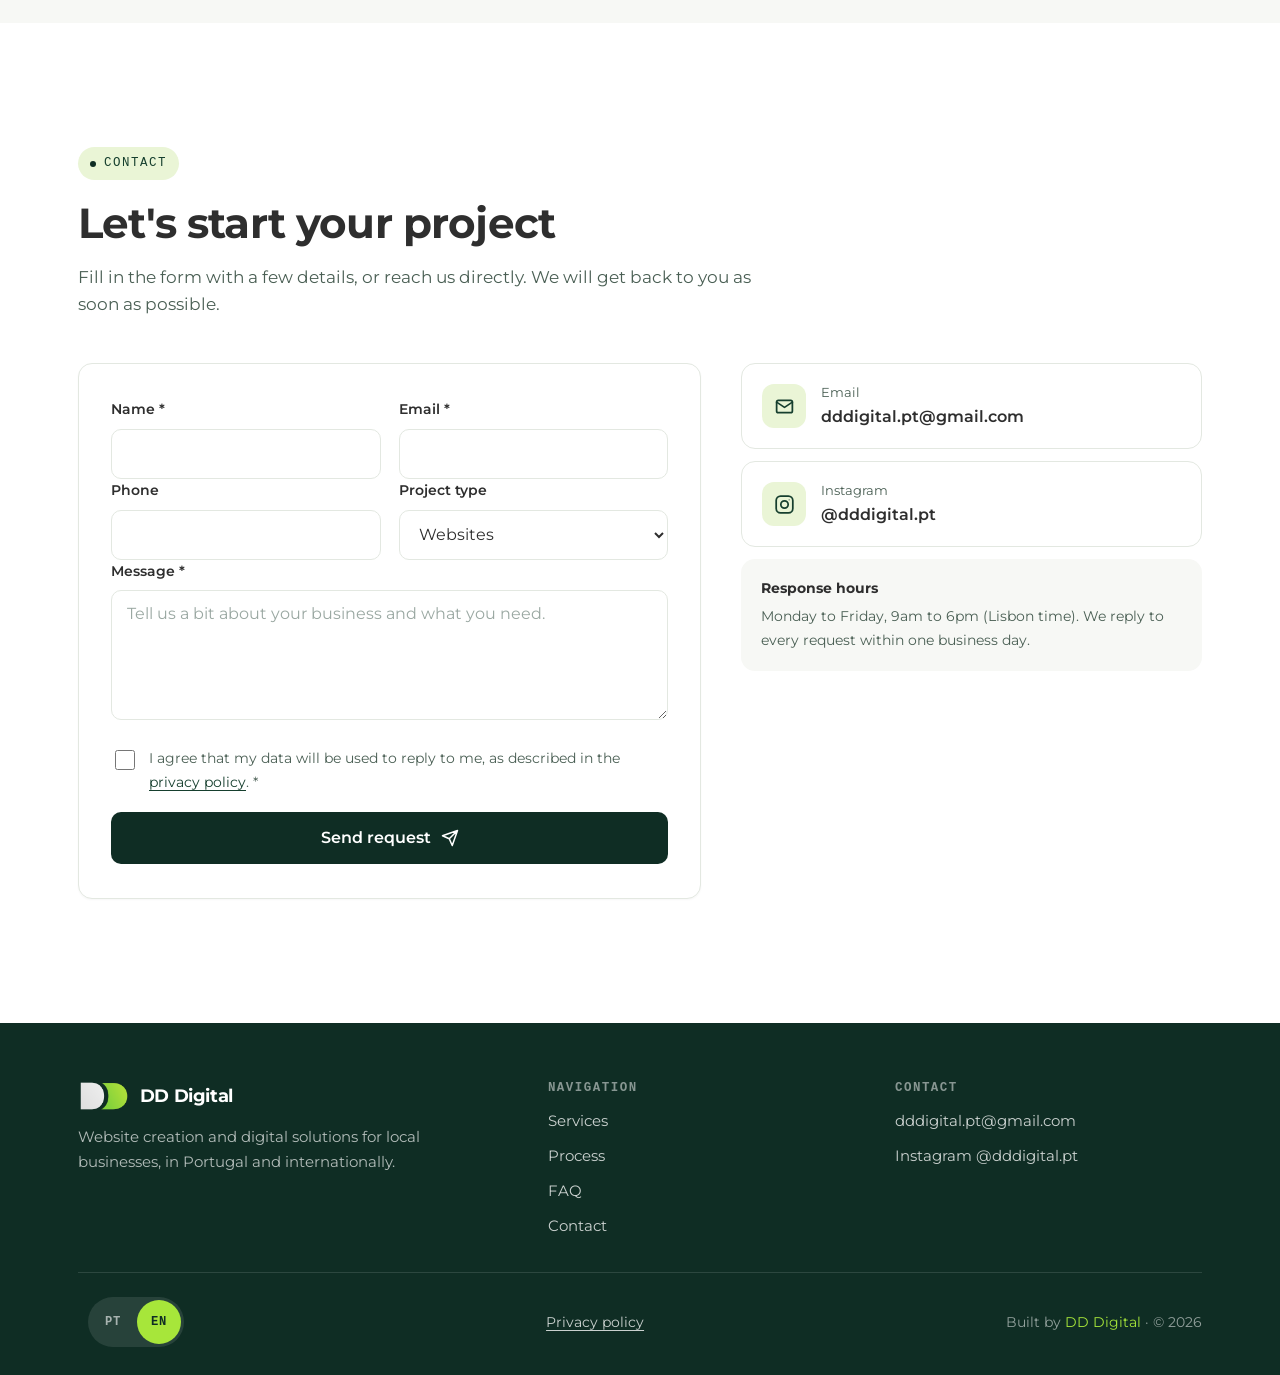
<file: en/index.html>
<!DOCTYPE html>
<html lang="en">
<head>
<meta charset="UTF-8">
<meta name="viewport" content="width=device-width, initial-scale=1">
<title>Website Design &amp; Social Media Management | DD Digital</title>
<meta name="description" content="Website creation, biolinks, digital menus and social media management for businesses in Portugal. Tailored solutions. Request your free quote.">
<meta name="robots" content="index, follow, max-image-preview:large">
<link rel="canonical" href="https://dddigital.pt/en/">

<!-- Available languages, so Google knows this page has a Portuguese version -->
<link rel="alternate" hreflang="pt-PT" href="https://dddigital.pt/">
<link rel="alternate" hreflang="en" href="https://dddigital.pt/en/">
<link rel="alternate" hreflang="x-default" href="https://dddigital.pt/">

<!-- Favicon -->
<link rel="icon" type="image/png" href="../favicon.png">
<meta name="theme-color" content="#0F2D24">

<!-- Social sharing (Open Graph + Twitter) -->
<meta property="og:type" content="website">
<meta property="og:locale" content="en_US">
<meta property="og:locale:alternate" content="pt_PT">
<meta property="og:site_name" content="DD Digital">
<meta property="og:title" content="Website Design &amp; Social Media Management | DD Digital">
<meta property="og:description" content="Websites, biolinks, digital menus and social media management, tailored to your business. Request your free quote.">
<meta property="og:url" content="https://dddigital.pt/en/">
<meta property="og:image" content="https://dddigital.pt/img/en/og-image.jpg">
<meta property="og:image:alt" content="DD Digital — websites, biolinks and digital solutions for businesses">
<meta property="og:image:width" content="1200">
<meta property="og:image:height" content="630">
<meta name="twitter:card" content="summary_large_image">
<meta name="twitter:title" content="Website Design &amp; Social Media | DD Digital">
<meta name="twitter:description" content="Websites, biolinks, digital menus and social media management for your business in Portugal.">
<meta name="twitter:image" content="https://dddigital.pt/img/en/og-image.jpg">
<meta name="twitter:image:alt" content="DD Digital — websites, biolinks and digital solutions for businesses">

<link rel="preload" href="../fonts/montserrat-var.woff2" as="font" type="font/woff2" crossorigin>
<link rel="stylesheet" href="../css/style.css">

<!-- Structured data: helps Google surface DD Digital in local searches -->
<script type="application/ld+json">
{
  "@context": "https://schema.org",
  "@type": "ProfessionalService",
  "@id": "https://dddigital.pt/#negocio",
  "name": "DD Digital",
  "url": "https://dddigital.pt/",
  "logo": "https://dddigital.pt/img/logo.webp",
  "image": "https://dddigital.pt/img/en/og-image.jpg",
  "description": "Website creation, landing pages, biolinks, digital menus and guides, and social media management for local businesses in Portugal, with remote service also available to international clients.",
  "areaServed": [{ "@type": "Country", "name": "Portugal" }],
  "knowsLanguage": ["pt-PT", "en"],
  "email": "dddigital.pt@gmail.com",
  "sameAs": ["https://www.instagram.com/dddigital.pt"],
  "hasOfferCatalog": {
    "@type": "OfferCatalog",
    "name": "DD Digital services",
    "itemListElement": [
      {
        "@type": "Offer",
        "itemOffered": { "@type": "Service", "name": "Business websites (landing page, one-page, premium and pro)" }
      },
      {
        "@type": "Offer",
        "itemOffered": { "@type": "Service", "name": "Custom biolinks" }
      },
      {
        "@type": "Offer",
        "itemOffered": { "@type": "Service", "name": "Digital menus and guides" }
      },
      {
        "@type": "Offer",
        "itemOffered": { "@type": "Service", "name": "Social media management" }
      },
      {
        "@type": "Offer",
        "itemOffered": { "@type": "Service", "name": "Website maintenance" }
      },
      {
        "@type": "Offer",
        "itemOffered": { "@type": "Service", "name": "Complementary services (photo and video shoots and editing, analytics and Google Tag Manager, Google Business Profile creation and management)" }
      }
    ]
  }
}
</script>
<script type="application/ld+json">
{
  "@context": "https://schema.org",
  "@type": "FAQPage",
  "mainEntity": [
    {
      "@type": "Question",
      "name": "How long does it take to build a website or digital solution?",
      "acceptedAnswer": { "@type": "Answer", "text": "It depends on the type and size of the project, the content required and the time needed for approval. Once we understand what you need, we'll give you a realistic timeline before moving forward." }
    },
    {
      "@type": "Question",
      "name": "Will the domain be registered in my name?",
      "acceptedAnswer": { "@type": "Answer", "text": "Yes. If you buy your own domain, it is registered in your name. You can use a domain you already own, or ask us to help you choose and register a new one." }
    },
    {
      "@type": "Question",
      "name": "Do I need to buy a domain for a menu or a guide?",
      "acceptedAnswer": { "@type": "Answer", "text": "Not necessarily. You can use your own domain or an address associated with DD Digital, subject to the applicable terms and annual fee." }
    },
    {
      "@type": "Question",
      "name": "Can I edit the website or digital solution myself once it's ready?",
      "acceptedAnswer": { "@type": "Answer", "text": "Our solutions are custom-built and, at present, do not include a self-service editing area for clients. If you need to change text, images, opening hours, prices or other information, you can ask us to make those changes, in line with the terms of the service you've signed up for." }
    },
    {
      "@type": "Question",
      "name": "I already have a domain. Can you connect it to the new website?",
      "acceptedAnswer": { "@type": "Answer", "text": "Yes. We can use your current domain and connect it to the new website, biolink or digital solution." }
    },
    {
      "@type": "Question",
      "name": "Does social media management guarantee more followers or sales?",
      "acceptedAnswer": { "@type": "Answer", "text": "No. Social media management helps develop your brand's presence and communication, but it does not guarantee an increase in followers, enquiries or sales. Results depend on several factors, including your sector, your audience, the content and engagement with your community." }
    },
    {
      "@type": "Question",
      "name": "Do I have to provide the text and images?",
      "acceptedAnswer": { "@type": "Answer", "text": "Not necessarily! We can help you prepare the text and select images suited to your business. If you already have text, photographs or other materials, we can also include them in the project." }
    },
    {
      "@type": "Question",
      "name": "Do the websites include search engine optimisation (SEO)?",
      "acceptedAnswer": { "@type": "Answer", "text": "Yes! Our websites are built with SEO best practice in mind, including an organised page structure, suitable titles and meta descriptions, and technical aspects that help search engines understand and index the content. The optimisation is adapted to the structure and characteristics of each project." }
    },
    {
      "@type": "Question",
      "name": "What happens when the maintenance period ends?",
      "acceptedAnswer": { "@type": "Answer", "text": "At the end of the contracted period, you can renew maintenance to keep benefiting from our support, updates and the backups included in the plan. If you choose not to renew, the website can stay online as long as hosting and domain remain active, but it will no longer benefit from the maintenance services included in the plan." }
    },
    {
      "@type": "Question",
      "name": "How does payment work? Can I pay in instalments?",
      "acceptedAnswer": { "@type": "Answer", "text": "To start the project, we ask for an initial payment of 50% of the total amount upon acceptance of the quote. The remaining 50% is paid on delivery of the project. If you'd prefer to split the payment differently, we can consider that, depending on the project and the agreed terms." }
    }
  ]
}
</script>
</head>
<body>

<a class="salta-conteudo" href="#conteudo">Skip to content</a>

<!-- ===== HEADER ===== -->
<header class="cabecalho">
  <div class="wrap cabecalho__interior">
    <a href="#inicio" class="logo" aria-label="DD Digital — home page">
      <img class="logo__marca" src="../img/logo.webp" width="688" height="400" alt="">
      <span class="logo__texto">DD <span class="logo__destaque">Digital</span></span>
    </a>

    <nav class="nav" id="nav-principal">
      <ul class="nav__lista">
        <li><a href="#services">Services</a></li>
        <li><a href="#process">Process</a></li>
        <li><a href="#why">Why us</a></li>
        <li><a href="#faq">FAQ</a></li>
      </ul>
      <div class="idiomas" aria-label="Choose language">
        <a href="../index.html" lang="pt-PT" hreflang="pt-PT">PT</a>
        <a href="index.html" aria-current="true" lang="en" hreflang="en">EN</a>
      </div>
      <a href="#contact" class="btn btn--principal">Get a quote</a>
    </nav>

    <button class="menu-botao" aria-label="Open menu" aria-expanded="false" aria-controls="nav-principal">
      <span class="menu-botao__barras"></span>
    </button>
  </div>
</header>

<main id="conteudo">

  <!-- ===== HERO ===== -->
  <section class="hero" id="inicio">
    <div class="wrap hero__interior">
      <div class="surge">
        <h1>Websites and digital solutions designed for your business.</h1>
        <p class="hero__texto">
          We create websites, biolinks, digital menus and guides tailored to your business. We also help you manage your brand's presence on social media, with solutions designed around your needs and goals.
        </p>
        <div class="hero__accoes">
          <a href="#contact" class="btn btn--principal">
            Request a free quote
            <svg viewBox="0 0 24 24" fill="none" stroke="currentColor" stroke-width="2" stroke-linecap="round" aria-hidden="true"><path d="M5 12h14M13 6l6 6-6 6"/></svg>
          </a>
          <a href="#services" class="btn btn--contorno">See services</a>
        </div>
      </div>

      <!-- Imagem do hero: desvanecida nas bordas (CSS) e com efeito parallax ao fazer scroll (js/main.js).
           Para trocar a imagem, substitui hero.webp e hero-800.webp em img/en/ mantendo os nomes. -->
      <div class="surge hero__visual">
        <div class="hero__imagem" data-parallax>
          <img src="../img/en/hero.webp" srcset="../img/en/hero-800.webp 800w, ../img/en/hero.webp 1106w"
               sizes="(min-width: 900px) 560px, 92vw" width="1106" height="1024"
               alt="DD Digital website, biolink and services page shown on a laptop, a phone and a tablet" fetchpriority="high" decoding="async">
        </div>
      </div>
    </div>
  </section>

  <!-- ===== HIGHLIGHTS BANNER ===== -->
  <div class="faixa-provas">
    <ul class="provas wrap">
      <li>
        <svg viewBox="0 0 24 24" fill="none" stroke="currentColor" stroke-width="2" stroke-linecap="round" stroke-linejoin="round" aria-hidden="true"><path d="M4 6h9M17 6h3M4 12h3M11 12h9M4 18h11M19 18h1"/><circle cx="15" cy="6" r="2"/><circle cx="9" cy="12" r="2"/><circle cx="17" cy="18" r="2"/></svg>
        <span><strong>Tailored to each project</strong><br>We define the solution based on the needs, goals and characteristics of your business.</span>
      </li>
      <li>
        <svg viewBox="0 0 24 24" fill="none" stroke="currentColor" stroke-width="2" stroke-linecap="round" stroke-linejoin="round" aria-hidden="true"><rect x="2" y="4" width="14" height="10" rx="1.5"/><path d="M6 18h6M9 14v4"/><rect x="18" y="9" width="4" height="9" rx="1"/></svg>
        <span><strong>Designed for every screen</strong><br>For websites, we design the layout and navigation to work across different screen sizes.</span>
      </li>
      <li>
        <svg viewBox="0 0 24 24" fill="none" stroke="currentColor" stroke-width="2" stroke-linecap="round" stroke-linejoin="round" aria-hidden="true"><path d="M14 3H7a2 2 0 00-2 2v14a2 2 0 002 2h10a2 2 0 002-2V8z"/><path d="M14 3v5h5"/><path d="M9 14l2 2 4-4"/></svg>
        <span><strong>Clear terms</strong><br>We explain the available options, what's included and the terms of each project.</span>
      </li>
    </ul>
  </div>

  <!-- ===== SERVICES ===== -->
  <section class="seccao" id="services">
    <div class="wrap">
      <div class="cabecalho-seccao surge">
        <span class="etiqueta">Services</span>
        <h2>Websites, biolinks and digital solutions for your business</h2>
        <p>Every business has different needs. We create digital solutions to present your business, provide useful information and make your services more accessible to your customers.</p>
      </div>

      <div class="servicos-dashboard surge">
        <!-- Tabs: clicking swaps the content below, no page reload -->
        <div class="servicos-abas" role="tablist" aria-label="Service categories">
          <button class="aba-botao is-ativo" type="button" role="tab" id="aba-sites" aria-controls="painel-sites" aria-selected="true">
            <span class="aba-botao__icone">
              <svg viewBox="0 0 24 24" fill="none" stroke="currentColor" stroke-width="2" stroke-linecap="round" stroke-linejoin="round" aria-hidden="true"><rect x="3" y="3" width="7" height="7" rx="1"/><rect x="14" y="3" width="7" height="7" rx="1"/><rect x="3" y="14" width="7" height="7" rx="1"/><rect x="14" y="14" width="7" height="7" rx="1"/></svg>
            </span>
            Websites
          </button>
          <button class="aba-botao" type="button" role="tab" id="aba-biolinks" aria-controls="painel-biolinks" aria-selected="false" tabindex="-1">
            <span class="aba-botao__icone">
              <svg viewBox="0 0 24 24" fill="none" stroke="currentColor" stroke-width="2" stroke-linecap="round" stroke-linejoin="round" aria-hidden="true"><rect x="7" y="2" width="10" height="20" rx="3"/><path d="M11 18h2"/></svg>
            </span>
            Biolinks
          </button>
          <button class="aba-botao" type="button" role="tab" id="aba-solucoes" aria-controls="painel-solucoes" aria-selected="false" tabindex="-1">
            <span class="aba-botao__icone">
              <svg viewBox="0 0 24 24" fill="none" stroke="currentColor" stroke-width="2" stroke-linecap="round" stroke-linejoin="round" aria-hidden="true"><rect x="3" y="3" width="18" height="18" rx="2"/><path d="M8 8h1v1H8zM8 15h1v1H8zM15 8h1v1h-1zM12 8v1M8 12h1M15 12v4M12 15h4v4h-4z"/></svg>
            </span>
            Digital Solutions
          </button>
          <button class="aba-botao" type="button" role="tab" id="aba-redes" aria-controls="painel-redes" aria-selected="false" tabindex="-1">
            <span class="aba-botao__icone">
              <svg viewBox="0 0 24 24" fill="none" stroke="currentColor" stroke-width="2" stroke-linecap="round" stroke-linejoin="round" aria-hidden="true"><path d="M3 10v4a1 1 0 001 1h2l7 4V5l-7 4H4a1 1 0 00-1 1z"/><path d="M19 8a5 5 0 010 8"/></svg>
            </span>
            Social Media
          </button>
          <button class="aba-botao" type="button" role="tab" id="aba-manutencao" aria-controls="painel-manutencao" aria-selected="false" tabindex="-1">
            <span class="aba-botao__icone">
              <svg viewBox="0 0 24 24" fill="none" stroke="currentColor" stroke-width="2" stroke-linecap="round" stroke-linejoin="round" aria-hidden="true"><path d="M14.7 6.3a4 4 0 10-5.4 5.4L3 18v3h3l6.3-6.3a4 4 0 005.4-5.4l-2.8 2.8-2-2 2.8-2.8z"/></svg>
            </span>
            Maintenance
          </button>
          <button class="aba-botao" type="button" role="tab" id="aba-extras" aria-controls="painel-extras" aria-selected="false" tabindex="-1">
            <span class="aba-botao__icone">
              <svg viewBox="0 0 24 24" fill="none" stroke="currentColor" stroke-width="2" stroke-linecap="round" stroke-linejoin="round" aria-hidden="true"><path d="M12 3l1.8 5.2L19 10l-5.2 1.8L12 17l-1.8-5.2L5 10l5.2-1.8z"/><path d="M19 15l.8 2.2L22 18l-2.2.8L19 21l-.8-2.2L16 18l2.2-.8z"/></svg>
            </span>
            Add-ons
          </button>
        </div>

        <div class="servicos-painel">
          <!-- WEBSITES -->
          <div class="painel-servico painel-servico--foto-larga is-ativo painel-servico--abas" id="painel-sites" role="tabpanel" aria-labelledby="aba-sites" tabindex="0">
            <div class="painel-servico__texto">
              <h3>Business websites</h3>
              <p>Solutions for different needs, from pages focused on a single goal to multi-section websites.</p>
              <!-- Sub-separadores: cada subserviço tem a sua explicação -->
              <div class="sub-abas" role="tablist" aria-label="Website types">
                <button class="sub-aba is-ativo" type="button" role="tab" id="sub-sites-landing" aria-controls="subpainel-sites-landing" aria-selected="true">Landing Page</button>
                <button class="sub-aba" type="button" role="tab" id="sub-sites-onepage" aria-controls="subpainel-sites-onepage" aria-selected="false" tabindex="-1">One-Page</button>
                <button class="sub-aba" type="button" role="tab" id="sub-sites-premium" aria-controls="subpainel-sites-premium" aria-selected="false" tabindex="-1">Website Premium</button>
                <button class="sub-aba" type="button" role="tab" id="sub-sites-pro" aria-controls="subpainel-sites-pro" aria-selected="false" tabindex="-1">Website Pro</button>
              </div>
              <div class="sub-painel is-ativo" id="subpainel-sites-landing" role="tabpanel" aria-labelledby="sub-sites-landing" tabindex="0">
                <h4>Landing Page</h4>
                <p>A page built to present a service, promote a campaign or capture contact requests, with content organised around your business goal.</p>
                <ul class="servico__lista">
                  <li>Content organised around the goal of the page</li>
                  <li>Responsive design</li>
                  <li>Calls to action and contact form, where applicable</li>
                </ul>
                <a href="#contact" class="btn btn--principal">
                  Get a free quote
                  <svg viewBox="0 0 24 24" fill="none" stroke="currentColor" stroke-width="2" stroke-linecap="round" aria-hidden="true"><path d="M5 12h14M13 6l6 6-6 6"/></svg>
                </a>
              </div>
              <div class="sub-painel" id="subpainel-sites-onepage" role="tabpanel" aria-labelledby="sub-sites-onepage" tabindex="0" hidden>
                <h4>One-Page</h4>
                <p>Presents your business, services, contact details and other key information on a single page, organised into sections.</p>
                <ul class="servico__lista">
                  <li>Content organised into sections</li>
                  <li>Simple navigation between sections</li>
                  <li>Suited to businesses whose information fits on a single page</li>
                  <li>Content structured to make it easier for search engines to read</li>
                </ul>
                <a href="#contact" class="btn btn--principal">
                  Get a free quote
                  <svg viewBox="0 0 24 24" fill="none" stroke="currentColor" stroke-width="2" stroke-linecap="round" aria-hidden="true"><path d="M5 12h14M13 6l6 6-6 6"/></svg>
                </a>
              </div>
              <div class="sub-painel" id="subpainel-sites-premium" role="tabpanel" aria-labelledby="sub-sites-premium" tabindex="0" hidden>
                <h4>Website Premium</h4>
                <p>A multi-page website to present your company, your services and other relevant information, in an organised way and adapted to your business.</p>
                <ul class="servico__lista">
                  <li>Up to 3 pages dedicated to your business content</li>
                  <li>Content structure organised page by page</li>
                  <li>Consistent navigation between pages</li>
                </ul>
                <a href="#contact" class="btn btn--principal">
                  Get a free quote
                  <svg viewBox="0 0 24 24" fill="none" stroke="currentColor" stroke-width="2" stroke-linecap="round" aria-hidden="true"><path d="M5 12h14M13 6l6 6-6 6"/></svg>
                </a>
              </div>
              <div class="sub-painel" id="subpainel-sites-pro" role="tabpanel" aria-labelledby="sub-sites-pro" tabindex="0" hidden>
                <h4>Website Pro</h4>
                <p>A website with more pages, for businesses that need to present different services, areas or content in greater detail.</p>
                <ul class="servico__lista">
                  <li>Up to 6 pages dedicated to your business content</li>
                  <li>Content organised according to the needs of the project</li>
                  <li>Consistent navigation between pages</li>
                </ul>
                <a href="#contact" class="btn btn--principal">
                  Get a free quote
                  <svg viewBox="0 0 24 24" fill="none" stroke="currentColor" stroke-width="2" stroke-linecap="round" aria-hidden="true"><path d="M5 12h14M13 6l6 6-6 6"/></svg>
                </a>
              </div>
            </div>
            <!-- Service images. To swap one, replace the file in img/en/ keeping the same name. The image changes with the selected tab (data-sub). -->
            <figure class="painel-servico__visual painel-servico__visual--foto">
              <img src="../img/en/servico-websites.webp" srcset="../img/en/servico-websites-600.webp 600w, ../img/en/servico-websites.webp 1100w"
                   sizes="(min-width: 900px) 560px, 92vw" width="1100" height="733"
                   alt="Website for a wellbeing business shown on a laptop and a phone" loading="lazy" decoding="async" data-sub="sub-sites-landing sub-sites-onepage sub-sites-premium sub-sites-pro">
            </figure>
          </div>

          <!-- BIOLINKS -->
          <div class="painel-servico painel-servico--foto-larga" id="painel-biolinks" role="tabpanel" aria-labelledby="aba-biolinks" tabindex="0" hidden>
            <div class="painel-servico__texto">
              <h3>Biolinks</h3>
              <p>A page with links to your channels, services, contact details and other relevant content, customised to match your brand identity.</p>
              <ul class="servico__lista">
                <li>Multiple links organised on a single page</li>
                <li>Customisation that fits your brand</li>
                <li>Option to use your own domain or a DD Digital address, depending on the option chosen</li>
              </ul>
              <a href="#contact" class="btn btn--principal">
                Get a free quote
                <svg viewBox="0 0 24 24" fill="none" stroke="currentColor" stroke-width="2" stroke-linecap="round" aria-hidden="true"><path d="M5 12h14M13 6l6 6-6 6"/></svg>
              </a>
            </div>
            <!-- Service images. To swap one, replace the file in img/en/ keeping the same name. The image changes with the selected tab (data-sub). -->
            <figure class="painel-servico__visual painel-servico__visual--foto">
              <img src="../img/en/servico-biolinks.webp" srcset="../img/en/servico-biolinks-600.webp 600w, ../img/en/servico-biolinks.webp 1100w"
                   sizes="(min-width: 900px) 560px, 92vw" width="1100" height="733"
                   alt="Biolink on a phone, with links to a website, services, menus and guides, contact details and social media" loading="lazy" decoding="async">
            </figure>
          </div>

          <!-- DIGITAL SOLUTIONS -->
          <div class="painel-servico painel-servico--foto-larga painel-servico--nota painel-servico--abas" id="painel-solucoes" role="tabpanel" aria-labelledby="aba-solucoes" tabindex="0" hidden>
            <div class="painel-servico__texto">
              <h3>Digital solutions</h3>
              <p>Offer digital menus and guides to your customers, with information organised and accessible online.</p>
              <!-- Sub-separadores: cada subserviço tem a sua explicação -->
              <div class="sub-abas" role="tablist" aria-label="Types of digital solution">
                <button class="sub-aba is-ativo" type="button" role="tab" id="sub-solucoes-ementas" aria-controls="subpainel-solucoes-ementas" aria-selected="true">Menus</button>
                <button class="sub-aba" type="button" role="tab" id="sub-solucoes-guias" aria-controls="subpainel-solucoes-guias" aria-selected="false" tabindex="-1">Guides</button>
              </div>
              <div class="sub-painel is-ativo" id="subpainel-solucoes-ementas" role="tabpanel" aria-labelledby="sub-solucoes-ementas" tabindex="0">
                <h4>Menus</h4>
                <p>Make your establishment's menu available through a QR code. Customers can view the dishes and information you provide directly on their phone.</p>
                <ul class="servico__lista">
                  <li>Menu access through QR code or link</li>
                  <li>Visual presentation adapted to the identity of the establishment</li>
                  <li>Viewing on mobile devices</li>
                  <li>Option to use your own domain or a DD Digital address, depending on the option chosen</li>
                </ul>
                <a href="#contact" class="btn btn--principal">
                  Get a free quote
                  <svg viewBox="0 0 24 24" fill="none" stroke="currentColor" stroke-width="2" stroke-linecap="round" aria-hidden="true"><path d="M5 12h14M13 6l6 6-6 6"/></svg>
                </a>
              </div>
              <div class="sub-painel" id="subpainel-solucoes-guias" role="tabpanel" aria-labelledby="sub-solucoes-guias" tabindex="0" hidden>
                <h4>Guides</h4>
                <p>Digital guides to share with your customers or guests, with useful information, rules, recommendations and contacts in one place.</p>
                <ul class="servico__lista">
                  <li>Information organised in one place</li>
                  <li>Access through QR code or link</li>
                  <li>Visual presentation aligned with the brand identity</li>
                  <li>Option to use your own domain or a DD Digital address, depending on the option chosen</li>
                </ul>
                <a href="#contact" class="btn btn--principal">
                  Get a free quote
                  <svg viewBox="0 0 24 24" fill="none" stroke="currentColor" stroke-width="2" stroke-linecap="round" aria-hidden="true"><path d="M5 12h14M13 6l6 6-6 6"/></svg>
                </a>
              </div>
            </div>
            <!-- Service images. To swap one, replace the file in img/en/ keeping the same name. The image changes with the selected tab (data-sub). -->
            <figure class="painel-servico__visual painel-servico__visual--foto">
              <img src="../img/en/servico-ementas.webp" srcset="../img/en/servico-ementas-560.webp 560w, ../img/en/servico-ementas.webp 1000w"
                   sizes="(min-width: 900px) 380px, 340px" width="1000" height="1200"
                   alt="Digital menu on a phone, with dishes organised by category, and a QR code to open the menu" loading="lazy" decoding="async" class="img-vertical" data-sub="sub-solucoes-ementas">
              <img src="../img/en/servico-guias.webp" srcset="../img/en/servico-guias-600.webp 600w, ../img/en/servico-guias.webp 1100w"
                   sizes="(min-width: 900px) 560px, 92vw" width="1100" height="733"
                   alt="Digital regional guide on a tablet and a phone, with sections such as itineraries, where to eat and where to stay" loading="lazy" decoding="async" data-sub="sub-solucoes-guias" hidden>
            </figure>
            <p class="sub-nota"><strong>Need another digital solution?</strong> <br> If you have another idea in mind, tell us what you need. We can assess with you the possibility of developing a solution suited to your project.</p>
          </div>

          <!-- SOCIAL MEDIA -->
          <div class="painel-servico painel-servico--foto-larga painel-servico--abas" id="painel-redes" role="tabpanel" aria-labelledby="aba-redes" tabindex="0" hidden>
            <div class="painel-servico__texto">
              <h3>Social media management</h3>
              <p>Content and management to keep your social media active, without doing it all yourself.</p>
              <!-- Sub-separadores: cada subserviço tem a sua explicação -->
              <div class="sub-abas" role="tablist" aria-label="Social media plans">
                <button class="sub-aba is-ativo" type="button" role="tab" id="sub-redes-lite" aria-controls="subpainel-redes-lite" aria-selected="true">Social Media Lite</button>
                <button class="sub-aba" type="button" role="tab" id="sub-redes-premium" aria-controls="subpainel-redes-premium" aria-selected="false" tabindex="-1">Social Media Premium</button>
                <button class="sub-aba" type="button" role="tab" id="sub-redes-pro" aria-controls="subpainel-redes-pro" aria-selected="false" tabindex="-1">Social Media Pro</button>
              </div>
              <div class="sub-painel is-ativo" id="subpainel-redes-lite" role="tabpanel" aria-labelledby="sub-redes-lite" tabindex="0">
                <h4>Social Media Lite</h4>
                <p>A practical solution to keep your brand active on social media, with consistent content and communication aligned with your business.</p>
                <ul class="servico__lista">
                  <li>4 posts per month for Instagram and Facebook.</li>
                  <li>Copywriting and creative design adapted to the brand identity.</li>
                  <li>Strategic planning and organisation of content.</li>
                  <li>Monthly analysis of the main metrics, with a brief summary of performance.</li>
                </ul>
                <a href="#contact" class="btn btn--principal">
                  Get a free quote
                  <svg viewBox="0 0 24 24" fill="none" stroke="currentColor" stroke-width="2" stroke-linecap="round" aria-hidden="true"><path d="M5 12h14M13 6l6 6-6 6"/></svg>
                </a>
              </div>
              <div class="sub-painel" id="subpainel-redes-premium" role="tabpanel" aria-labelledby="sub-redes-premium" tabindex="0" hidden>
                <h4>Social Media Premium</h4>
                <p>More consistency, more content and an analysis geared to understanding what works best with your audience.</p>
                <ul class="servico__lista">
                  <li>8 posts per month for Instagram and Facebook.</li>
                  <li>Copywriting and creative design adapted to the brand identity.</li>
                  <li>Strategic planning and organisation of content.</li>
                  <li>Monthly analysis identifying the best-performing content, with suggestions for improvement.</li>
                </ul>
                <a href="#contact" class="btn btn--principal">
                  Get a free quote
                  <svg viewBox="0 0 24 24" fill="none" stroke="currentColor" stroke-width="2" stroke-linecap="round" aria-hidden="true"><path d="M5 12h14M13 6l6 6-6 6"/></svg>
                </a>
              </div>
              <div class="sub-painel" id="subpainel-redes-pro" role="tabpanel" aria-labelledby="sub-redes-pro" tabindex="0" hidden>
                <h4>Social Media Pro</h4>
                <p>More comprehensive content management, with a higher posting frequency and an in-depth analysis to support future decisions.</p>
                <ul class="servico__lista">
                  <li>12 posts per month for Instagram and Facebook.</li>
                  <li>Copywriting and creative design aligned with the brand's communication.</li>
                  <li>Strategic planning and organisation of content.</li>
                  <li>Detailed monthly analysis, comparison of progress and recommendations for the next planning cycle.</li>
                </ul>
                <a href="#contact" class="btn btn--principal">
                  Get a free quote
                  <svg viewBox="0 0 24 24" fill="none" stroke="currentColor" stroke-width="2" stroke-linecap="round" aria-hidden="true"><path d="M5 12h14M13 6l6 6-6 6"/></svg>
                </a>
              </div>
            </div>
            <!-- Service image. To swap it, replace the file in img/ keeping the same name: servico-redes-sociais.webp -->
            <figure class="painel-servico__visual painel-servico__visual--foto">
              <img src="../img/servico-redes-sociais.webp" srcset="../img/servico-redes-sociais-600.webp 600w, ../img/servico-redes-sociais.webp 1100w"
                   sizes="(min-width: 900px) 560px, 92vw" width="1100" height="734"
                   alt="Instagram profile on a phone and posts for Instagram, Facebook and LinkedIn" loading="lazy" decoding="async">
            </figure>
          </div>

          <!-- MAINTENANCE -->
          <div class="painel-servico painel-servico--foto-larga painel-servico--nota painel-servico--abas" id="painel-manutencao" role="tabpanel" aria-labelledby="aba-manutencao" tabindex="0" hidden>
            <div class="painel-servico__texto">
              <h3>Website maintenance</h3>
              <p>Once the site is live, we stay close — updates, fixes and small improvements.</p>
              <!-- Sub-separadores: cada subserviço tem a sua explicação -->
              <div class="sub-abas" role="tablist" aria-label="Maintenance plans">
                <button class="sub-aba is-ativo" type="button" role="tab" id="sub-manutencao-semestral" aria-controls="subpainel-manutencao-semestral" aria-selected="true">Half-yearly</button>
                <button class="sub-aba" type="button" role="tab" id="sub-manutencao-anual" aria-controls="subpainel-manutencao-anual" aria-selected="false" tabindex="-1">Yearly</button>
              </div>
              <div class="sub-painel is-ativo" id="subpainel-manutencao-semestral" role="tabpanel" aria-labelledby="sub-manutencao-semestral" tabindex="0">
                <h4>Half-yearly</h4>
                <p>A follow-up plan with periodic reviews and small updates, to help keep your site up to date and suited to the needs of your business.</p>
                <ul class="servico__lista">
                  <li>Half-yearly review of the site and its main elements.</li>
                  <li>Monthly backups, according to the technical conditions of the project.</li>
                  <li>Small content changes.</li>
                  <li>Follow-up for 6 months, with a check on the overall state of the site.</li>
                </ul>
                <a href="#contact" class="btn btn--principal">
                  Get a free quote
                  <svg viewBox="0 0 24 24" fill="none" stroke="currentColor" stroke-width="2" stroke-linecap="round" aria-hidden="true"><path d="M5 12h14M13 6l6 6-6 6"/></svg>
                </a>
              </div>
              <div class="sub-painel" id="subpainel-manutencao-anual" role="tabpanel" aria-labelledby="sub-manutencao-anual" tabindex="0" hidden>
                <h4>Yearly</h4>
                <p>Continuous follow-up throughout the year, with reviews, content updates and small improvements adjusted to the needs of your business.</p>
                <ul class="servico__lista">
                  <li>Periodic reviews of the site throughout the year.</li>
                  <li>Monthly backups, according to the technical conditions of the project.</li>
                  <li>Small content changes.</li>
                  <li>Follow-up for 12 months, with attention to the evolution and overall state of the site.</li>
                </ul>
                <a href="#contact" class="btn btn--principal">
                  Get a free quote
                  <svg viewBox="0 0 24 24" fill="none" stroke="currentColor" stroke-width="2" stroke-linecap="round" aria-hidden="true"><path d="M5 12h14M13 6l6 6-6 6"/></svg>
                </a>
              </div>
            </div>
            <!-- Service image. To swap it, replace the file in img/en/ keeping the same name: servico-manutencao.webp -->
            <figure class="painel-servico__visual painel-servico__visual--foto">
              <img src="../img/en/servico-manutencao.webp" srcset="../img/en/servico-manutencao-640.webp 640w, ../img/en/servico-manutencao.webp 1200w"
                   sizes="(min-width: 900px) 560px, 92vw" width="1200" height="600"
                   alt="Laptop showing the website maintenance checklist: updates, fixes, backups and monitoring" loading="lazy" decoding="async">
            </figure>
            <p class="sub-nota"><strong>Note:</strong> Extensive and design-related changes, and the creation of new pages and sections, are not included. Available on request.</p>
          </div>

          <!-- COMPLEMENTOS: por agora só uma lista simples; mais tarde pode ganhar detalhe -->
          <div class="painel-servico painel-servico--foto-larga" id="painel-extras" role="tabpanel" aria-labelledby="aba-extras" tabindex="0" hidden>
            <div class="painel-servico__texto">
              <h3>Complementary services</h3>
              <p>More than just building, we help optimise your digital presence with professional content, data tracking and management of your visibility on Google.</p>
              <ul class="servico__lista">
                <li>Photo and video shoots, with professional editing</li>
                <li>Analytics / GTM <br> (setup and monthly follow-up)</li>
                <li>Google Business Profile creation and management</li>
              </ul>
              <a href="#contact" class="btn btn--principal">
                Get a free quote
                <svg viewBox="0 0 24 24" fill="none" stroke="currentColor" stroke-width="2" stroke-linecap="round" aria-hidden="true"><path d="M5 12h14M13 6l6 6-6 6"/></svg>
              </a>
            </div>
            <!-- Service image. To swap it, replace the file in img/ keeping the same name: servico-extras.webp -->
            <figure class="painel-servico__visual painel-servico__visual--foto">
              <img src="../img/servico-extras.webp" srcset="../img/servico-extras-600.webp 600w, ../img/servico-extras.webp 1100w"
                   sizes="(min-width: 900px) 560px, 92vw" width="1100" height="734"
                   alt="Camera, phones and laptop with an analytics dashboard, Google Analytics, Tag Manager and Google Maps icons, and five-star reviews" loading="lazy" decoding="async">
            </figure>
          </div>
        </div>
      </div>
    </div>
  </section>

  <!-- ===== PROCESS ===== -->
  <section class="seccao seccao--nevoa" id="process">
    <div class="wrap">
      <div class="cabecalho-seccao surge">
        <span class="etiqueta">How we work</span>
        <h2>From first conversation to final solution</h2>
        <p>A clear process to understand what you need, define the project and develop a solution suited to your business.</p>
      </div>

      <div class="caminho">
        <svg class="caminho__linha" viewBox="0 0 100 100" preserveAspectRatio="none" aria-hidden="true">
          <polyline points="12.5,22 37.5,78 62.5,22 87.5,78"/>
        </svg>
        <div class="caminho__passo surge">
          <span class="caminho__marca">01</span>
          <div class="caminho__conteudo">
            <span class="caminho__fase">Conversation</span>
            <h3>Understanding what you need</h3>
            <p>We talk about your business, your brand, your goals and what you want to develop.</p>
          </div>
        </div>
        <div class="caminho__passo surge">
          <span class="caminho__marca">02</span>
          <div class="caminho__conteudo">
            <span class="caminho__fase">Planning</span>
            <h3>Defining the solution</h3>
            <p>We analyse the project's needs, define what will be developed and present the terms of the service.</p>
          </div>
        </div>
        <div class="caminho__passo surge">
          <span class="caminho__marca">03</span>
          <div class="caminho__conteudo">
            <span class="caminho__fase">Development</span>
            <h3>Shaping the project</h3>
            <p>We develop the solution according to what was defined and work with you on the points that need your approval.</p>
          </div>
        </div>
        <div class="caminho__passo surge">
          <span class="caminho__marca">04</span>
          <div class="caminho__conteudo">
            <span class="caminho__fase">Delivery</span>
            <h3>Completing the delivery</h3>
            <p>We complete the project and deliver the agreed solution, in line with the terms we have set.</p>
          </div>
        </div>
      </div>
    </div>
  </section>

  <!-- ===== WHY DD DIGITAL ===== -->
  <section class="seccao" id="why">
    <div class="wrap porque">
      <div>
        <div class="cabecalho-seccao surge">
          <span class="etiqueta">Why us</span>
          <h2>Simple technology, serious results</h2>
        </div>

        <div class="razoes">
          <div class="razao surge">
            <span class="razao__icone">
              <svg viewBox="0 0 24 24" fill="none" stroke="currentColor" stroke-width="2" stroke-linecap="round" stroke-linejoin="round" aria-hidden="true"><circle cx="12" cy="12" r="9"/><circle cx="12" cy="12" r="5"/><circle cx="12" cy="12" r="1.2" fill="currentColor" stroke="none"/></svg>
            </span>
            <div>
              <h3>Digital solutions with a clear purpose</h3>
              <p>Every project starts by understanding what you need and ends with the delivery of the solution. In between, we define what makes sense to develop and how we will make it happen.</p>
            </div>
          </div>
          <div class="razao surge">
            <span class="razao__icone">
              <svg viewBox="0 0 24 24" fill="none" stroke="currentColor" stroke-width="2" stroke-linecap="round" stroke-linejoin="round" aria-hidden="true"><path d="M4 6h9M17 6h3M4 12h3M11 12h9M4 18h11M19 18h1"/><circle cx="15" cy="6" r="2"/><circle cx="9" cy="12" r="2"/><circle cx="17" cy="18" r="2"/></svg>
            </span>
            <div>
              <h3>Tailored to your needs</h3>
              <p>We define the solution based on what you want, the content required and the features you are looking for.</p>
            </div>
          </div>
          <div class="razao surge">
            <span class="razao__icone">
              <svg viewBox="0 0 24 24" fill="none" stroke="currentColor" stroke-width="2" stroke-linecap="round" stroke-linejoin="round" aria-hidden="true"><path d="M8 7l-5 5 5 5M16 7l5 5-5 5M14 4l-4 16"/></svg>
            </span>
            <div>
              <h3>Less weight. More freedom.</h3>
              <p>We build with HTML, CSS and JavaScript, avoiding unnecessary dependencies to create fast, efficient solutions tailored to your business.</p>
            </div>
          </div>
          <div class="razao surge">
            <span class="razao__icone">
              <svg viewBox="0 0 24 24" fill="none" stroke="currentColor" stroke-width="2" stroke-linecap="round" stroke-linejoin="round" aria-hidden="true"><path d="M21 15a2 2 0 01-2 2H8l-5 4V5a2 2 0 012-2h14a2 2 0 012 2z"/><path d="M8 9h8M8 13h5"/></svg>
            </span>
            <div>
              <h3>Clear communication</h3>
              <p>We explain what is planned for the project, what options are available and what is needed to move forward.</p>
            </div>
          </div>
          <div class="razao surge">
            <span class="razao__icone">
              <svg viewBox="0 0 24 24" fill="none" stroke="currentColor" stroke-width="2" stroke-linecap="round" stroke-linejoin="round" aria-hidden="true"><path d="M14 3H7a2 2 0 00-2 2v14a2 2 0 002 2h10a2 2 0 002-2V8z"/><path d="M14 3v5h5"/><path d="M9 14l2 2 4-4"/></svg>
            </span>
            <div>
              <h3>Terms defined before we start</h3>
              <p>We define what will be developed, what is included in the service and what terms have been agreed.</p>
            </div>
          </div>
        </div>
      </div>

      <div class="numeros surge">
        <h3>Digital, without the complication</h3>
        <div class="numeros__lista">
          <div class="numeros__item">
            <span class="numeros__valor"><span class="numeros__icone"><svg viewBox="0 0 24 24" fill="none" stroke="currentColor" stroke-width="2" stroke-linecap="round" stroke-linejoin="round" aria-hidden="true"><circle cx="6" cy="6" r="2.2"/><circle cx="18" cy="18" r="2.2"/><path d="M8.2 6H15a3 3 0 010 6H9a3 3 0 000 6h6.8"/></svg></span>Simple process</span>
            <p>No technical complications</p>
          </div>
          <div class="numeros__item">
            <span class="numeros__valor"><span class="numeros__icone"><svg viewBox="0 0 24 24" fill="none" stroke="currentColor" stroke-width="2" stroke-linecap="round" stroke-linejoin="round" aria-hidden="true"><circle cx="9" cy="8" r="3.2"/><path d="M3 20v-1a6 6 0 0112 0v1"/><circle cx="17.5" cy="9.5" r="2.4"/><path d="M17 14.2a5 5 0 014 4.8v1"/></svg></span>Ongoing support</span>
            <p>Always by your side</p>
          </div>
          <div class="numeros__item">
            <span class="numeros__valor"><span class="numeros__icone"><svg viewBox="0 0 24 24" fill="none" stroke="currentColor" stroke-width="2" stroke-linecap="round" stroke-linejoin="round" aria-hidden="true"><path d="M3 17l6-6 4 4 8-8"/><path d="M15 7h6v6"/></svg></span>Focus on results</span>
            <p>Solutions tailored to your business</p>
          </div>
        </div>
      </div>
    </div>
  </section>

  <!-- ===== FAQ ===== -->
  <section class="seccao seccao--nevoa" id="faq">
    <div class="wrap">
      <div class="cabecalho-seccao surge">
        <span class="etiqueta">FAQ</span>
        <h2>Still have questions?</h2>
        <p>The questions we're asked most before starting a project.</p>
      </div>

      <div class="faq surge">
        <!-- Left column -->
        <div class="faq__coluna">
          <details>
            <summary>How long does it take to build a website or digital solution?</summary>
            <div class="faq__resposta">It depends on the type and size of the project, the content required and the time needed for approval. Once we understand what you need, we'll give you a realistic timeline before moving forward.</div>
          </details>
          <details>
            <summary>Will the domain be registered in my name?</summary>
            <div class="faq__resposta">Yes. If you buy your own domain, it is registered in your name. You can use a domain you already own, or ask us to help you choose and register a new one.</div>
          </details>
          <details>
            <summary>Do I need to buy a domain for a menu or a guide?</summary>
            <div class="faq__resposta">Not necessarily. You can use your own domain or an address associated with DD Digital, subject to the applicable terms and annual fee.</div>
          </details>
          <details>
            <summary>Can I edit the website or digital solution myself once it's ready?</summary>
            <div class="faq__resposta">Our solutions are custom-built and, at present, do not include a self-service editing area for clients. If you need to change text, images, opening hours, prices or other information, you can ask us to make those changes, in line with the terms of the service you've signed up for.</div>
          </details>
          <details>
            <summary>I already have a domain. Can you connect it to the new website?</summary>
            <div class="faq__resposta">Yes. We can use your current domain and connect it to the new website, biolink or digital solution.</div>
          </details>
        </div>
        <!-- Right column -->
        <div class="faq__coluna">
          <details>
            <summary>Does social media management guarantee more followers or sales?</summary>
            <div class="faq__resposta">No. Social media management helps develop your brand's presence and communication, but it does not guarantee an increase in followers, enquiries or sales. Results depend on several factors, including your sector, your audience, the content and engagement with your community.</div>
          </details>
          <details>
            <summary>Do I have to provide the text and images?</summary>
            <div class="faq__resposta">Not necessarily! We can help you prepare the text and select images suited to your business. If you already have text, photographs or other materials, we can also include them in the project.</div>
          </details>
          <details>
            <summary>Do the websites include search engine optimisation (SEO)?</summary>
            <div class="faq__resposta">Yes! Our websites are built with SEO best practice in mind, including an organised page structure, suitable titles and meta descriptions, and technical aspects that help search engines understand and index the content. The optimisation is adapted to the structure and characteristics of each project.</div>
          </details>
          <details>
            <summary>What happens when the maintenance period ends?</summary>
            <div class="faq__resposta">At the end of the contracted period, you can renew maintenance to keep benefiting from our support, updates and the backups included in the plan. If you choose not to renew, the website can stay online as long as hosting and domain remain active, but it will no longer benefit from the maintenance services included in the plan.</div>
          </details>
          <details>
            <summary>How does payment work? Can I pay in instalments?</summary>
            <div class="faq__resposta">To start the project, we ask for an initial payment of 50% of the total amount upon acceptance of the quote. The remaining 50% is paid on delivery of the project. If you'd prefer to split the payment differently, we can consider that, depending on the project and the agreed terms.</div>
          </details>
        </div>
      </div>
    </div>
  </section>

  <!-- ===== CONTACT ===== -->
  <section class="seccao" id="contact">
    <div class="wrap">
      <div class="cabecalho-seccao surge">
        <span class="etiqueta">Contact</span>
        <h2>Let's start your project</h2>
        <p>Fill in the form with a few details, or reach us directly. We will get back to you as soon as possible.</p>
      </div>

      <div class="contacto">
        <!-- Form connected to the Web3Forms service (web3forms.com), already
             configured with DD Digital's access key. -->
        <form class="formulario surge" data-idioma="en" aria-label="Contact form">
          <input type="hidden" name="access_key" value="88d582a0-a977-4b96-8b26-2a357d9a46d1">
          <input type="hidden" name="subject" value="New quote request — DD Digital website">
          <input type="hidden" name="from_name" value="DD Digital website">
          <input type="hidden" name="language" value="English">

          <!-- Spam-trap field: hidden from real visitors -->
          <div class="anti-spam" aria-hidden="true">
            <label for="bot_check">Do not fill this field in</label>
            <input type="text" id="bot_check" name="bot_check" tabindex="-1" autocomplete="off">
          </div>

          <div class="campo--metade">
            <div class="campo">
              <label for="nome">Name *</label>
              <input type="text" id="nome" name="Name" required autocomplete="name">
            </div>
            <div class="campo">
              <label for="email">Email *</label>
              <input type="email" id="email" name="Email" required autocomplete="email">
            </div>
          </div>

          <div class="campo--metade">
            <div class="campo">
              <label for="telefone">Phone</label>
              <input type="tel" id="telefone" name="Phone" autocomplete="tel">
            </div>
            <div class="campo">
              <label for="tipo">Project type</label>
              <select id="tipo" name="Project type">
                <option>Websites</option>
                <option>Biolinks</option>
                <option>Digital Solutions</option>
                <option>Social Media Management</option>
                <option>Maintenance</option>
                <option>Add-ons</option>
                <option>Not sure yet</option>
              </select>
            </div>
          </div>

          <div class="campo">
            <label for="mensagem">Message *</label>
            <textarea id="mensagem" name="Message" required placeholder="Tell us a bit about your business and what you need."></textarea>
          </div>

          <div class="campo campo--consentimento">
            <input type="checkbox" id="consentimento" required>
            <label for="consentimento">I agree that my data will be used to reply to me, as described in the <a href="privacy.html">privacy policy</a>. *</label>
          </div>

          <button type="submit" class="btn btn--principal">
            Send request
            <svg viewBox="0 0 24 24" fill="none" stroke="currentColor" stroke-width="2" stroke-linecap="round" stroke-linejoin="round" aria-hidden="true"><path d="M22 2L11 13M22 2l-7 20-4-9-9-4 20-7z"/></svg>
          </button>

          <p class="formulario__aviso" role="status" aria-live="polite"></p>
        </form>

        <div class="diretos surge">
          <a class="direto" href="mailto:dddigital.pt@gmail.com">
            <span class="direto__icone">
              <svg viewBox="0 0 24 24" fill="none" stroke="currentColor" stroke-width="2" stroke-linecap="round" stroke-linejoin="round" aria-hidden="true"><rect x="3" y="5" width="18" height="14" rx="2"/><path d="M3 7l9 6 9-6"/></svg>
            </span>
            <span>
              <span class="direto__etiqueta">Email</span>
              <span class="direto__valor">dddigital.pt@gmail.com</span>
            </span>
          </a>
          <a class="direto" href="https://www.instagram.com/dddigital.pt" target="_blank" rel="noopener">
            <span class="direto__icone">
              <svg viewBox="0 0 24 24" fill="none" stroke="currentColor" stroke-width="2" stroke-linecap="round" stroke-linejoin="round" aria-hidden="true"><rect x="2.5" y="2.5" width="19" height="19" rx="5"/><circle cx="12" cy="12" r="4.2"/><circle cx="17.3" cy="6.7" r=".6" fill="currentColor" stroke="none"/></svg>
            </span>
            <span>
              <span class="direto__etiqueta">Instagram</span>
              <span class="direto__valor">@dddigital.pt</span>
            </span>
          </a>
          <div class="horario">
            <strong>Response hours</strong>
            Monday to Friday, 9am to 6pm (Lisbon time). We reply to every request within one business day.
          </div>
        </div>
      </div>
    </div>
  </section>

</main>

<!-- ===== FOOTER ===== -->
<footer class="rodape">
  <div class="wrap">
    <div class="rodape__topo">
      <div class="rodape__sobre">
        <a href="#inicio" class="logo">
          <img class="logo__marca" src="../img/logo-dark.webp" width="688" height="400" alt="">
          <span class="logo__texto">DD <span class="logo__destaque">Digital</span></span>
        </a>
        <p>Website creation and digital solutions for local businesses, in Portugal and internationally.</p>
      </div>
      <div>
        <h4>Navigation</h4>
        <ul class="rodape__lista">
          <li><a href="#services">Services</a></li>
          <li><a href="#process">Process</a></li>
          <li><a href="#faq">FAQ</a></li>
          <li><a href="#contact">Contact</a></li>
        </ul>
      </div>
      <div>
        <h4>Contact</h4>
        <ul class="rodape__lista">
          <li><a href="mailto:dddigital.pt@gmail.com">dddigital.pt@gmail.com</a></li>
          <li><a href="https://www.instagram.com/dddigital.pt" target="_blank" rel="noopener">Instagram @dddigital.pt</a></li>
        </ul>
      </div>
    </div>
    <div class="rodape__fim">
      <div class="idiomas" aria-label="Choose language">
        <a href="../index.html" lang="pt-PT" hreflang="pt-PT">PT</a>
        <a href="index.html" aria-current="true" lang="en" hreflang="en">EN</a>
      </div>
      <a href="privacy.html">Privacy policy</a>
      <p class="credito">
        Built by <a href="https://dddigital.pt" target="_blank" rel="noopener">DD Digital</a>
        · © <span id="ano"></span>
      </p>
    </div>
  </div>
</footer>

<script src="../js/main.js"></script>
</body>
</html>
</file>
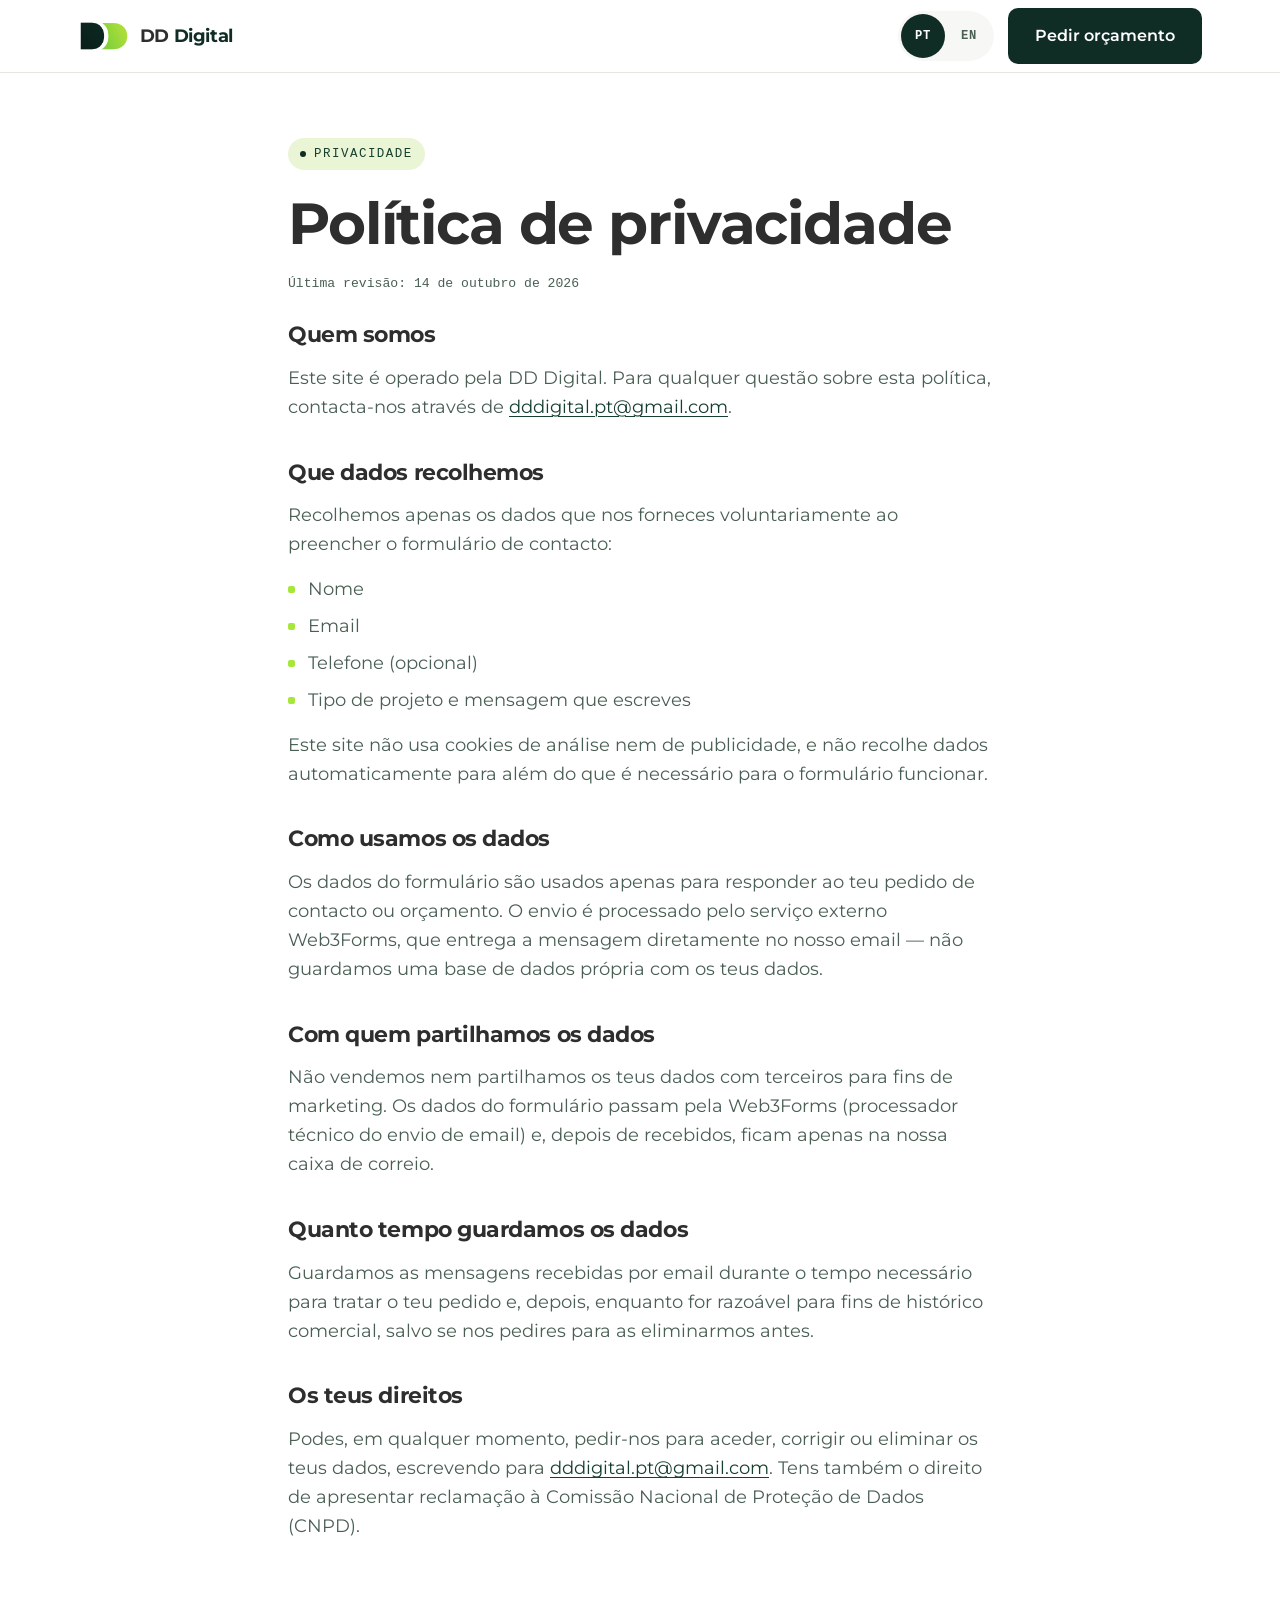
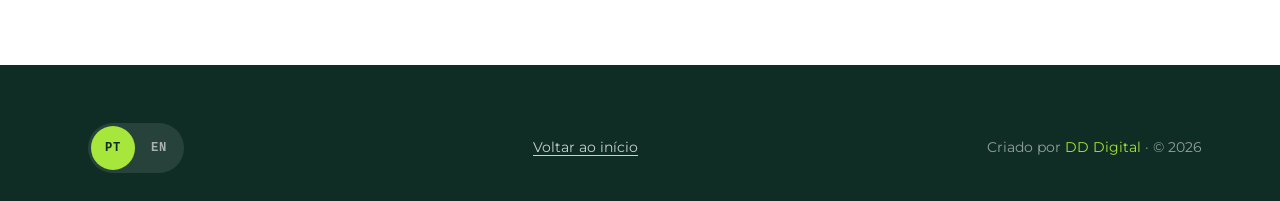
<file: privacidade.html>
<!DOCTYPE html>
<html lang="pt-PT">
<head>
<meta charset="UTF-8">
<meta name="viewport" content="width=device-width, initial-scale=1">
<title>Política de privacidade — DD Digital</title>
<meta name="description" content="Como a DD Digital recolhe, usa e protege os dados submetidos através do formulário de contacto deste site.">
<link rel="canonical" href="https://dddigital.pt/privacidade.html">
<link rel="alternate" hreflang="pt-PT" href="https://dddigital.pt/privacidade.html">
<link rel="alternate" hreflang="en" href="https://dddigital.pt/en/privacy.html">
<link rel="alternate" hreflang="x-default" href="https://dddigital.pt/privacidade.html">
<link rel="icon" type="image/png" href="favicon.png">
<meta name="theme-color" content="#0F2D24">
<meta name="robots" content="noindex, follow">
<link rel="stylesheet" href="css/style.css">
</head>
<body>

<a class="salta-conteudo" href="#conteudo">Saltar para o conteúdo</a>

<header class="cabecalho">
  <div class="wrap cabecalho__interior">
    <a href="index.html" class="logo" aria-label="DD Digital — página inicial">
      <img class="logo__marca" src="img/logo.webp" width="688" height="400" alt="">
      <span class="logo__texto">DD <span class="logo__destaque">Digital</span></span>
    </a>
    <nav class="nav" id="nav-principal">
      <div class="idiomas" aria-label="Escolher idioma">
        <a href="privacidade.html" aria-current="true" lang="pt-PT" hreflang="pt-PT">PT</a>
        <a href="en/privacy.html" lang="en" hreflang="en">EN</a>
      </div>
      <a href="index.html#contactos" class="btn btn--principal">Pedir orçamento</a>
    </nav>
    <button class="menu-botao" aria-label="Abrir menu" aria-expanded="false" aria-controls="nav-principal">
      <span class="menu-botao__barras"></span>
    </button>
  </div>
</header>

<main id="conteudo">
  <section class="pagina-simples">
    <div class="wrap texto-legal">
      <span class="etiqueta">Privacidade</span>
      <h1>Política de privacidade</h1>
      <p class="data-revisao">Última revisão: <!-- SUBSTITUIR: data da última revisão -->14 de outubro de 2026</p>

      <h2>Quem somos</h2>
      <p>Este site é operado pela DD Digital. Para qualquer questão sobre esta política, contacta-nos através de <a href="mailto:dddigital.pt@gmail.com">dddigital.pt@gmail.com</a>.</p>

      <h2>Que dados recolhemos</h2>
      <p>Recolhemos apenas os dados que nos forneces voluntariamente ao preencher o formulário de contacto:</p>
      <ul>
        <li>Nome</li>
        <li>Email</li>
        <li>Telefone (opcional)</li>
        <li>Tipo de projeto e mensagem que escreves</li>
      </ul>
      <p>Este site não usa cookies de análise nem de publicidade, e não recolhe dados automaticamente para além do que é necessário para o formulário funcionar.</p>

      <h2>Como usamos os dados</h2>
      <p>Os dados do formulário são usados apenas para responder ao teu pedido de contacto ou orçamento. O envio é processado pelo serviço externo Web3Forms, que entrega a mensagem diretamente no nosso email — não guardamos uma base de dados própria com os teus dados.</p>

      <h2>Com quem partilhamos os dados</h2>
      <p>Não vendemos nem partilhamos os teus dados com terceiros para fins de marketing. Os dados do formulário passam pela Web3Forms (processador técnico do envio de email) e, depois de recebidos, ficam apenas na nossa caixa de correio.</p>

      <h2>Quanto tempo guardamos os dados</h2>
      <p>Guardamos as mensagens recebidas por email durante o tempo necessário para tratar o teu pedido e, depois, enquanto for razoável para fins de histórico comercial, salvo se nos pedires para as eliminarmos antes.</p>

      <h2>Os teus direitos</h2>
      <p>Podes, em qualquer momento, pedir-nos para aceder, corrigir ou eliminar os teus dados, escrevendo para <a href="mailto:dddigital.pt@gmail.com">dddigital.pt@gmail.com</a>. Tens também o direito de apresentar reclamação à Comissão Nacional de Proteção de Dados (CNPD).</p>
    </div>
  </section>
</main>

<footer class="rodape">
  <div class="wrap">
    <div class="rodape__fim" style="border-top:0;padding-top:0;">
      <div class="idiomas" aria-label="Escolher idioma">
        <a href="privacidade.html" aria-current="true" lang="pt-PT" hreflang="pt-PT">PT</a>
        <a href="en/privacy.html" lang="en" hreflang="en">EN</a>
      </div>
      <a href="index.html">Voltar ao início</a>
      <p class="credito">
        Criado por <a href="https://dddigital.pt" target="_blank" rel="noopener">DD Digital</a>
        · © <span id="ano"></span>
      </p>
    </div>
  </div>
</footer>

<script src="js/main.js"></script>
</body>
</html>
</file>
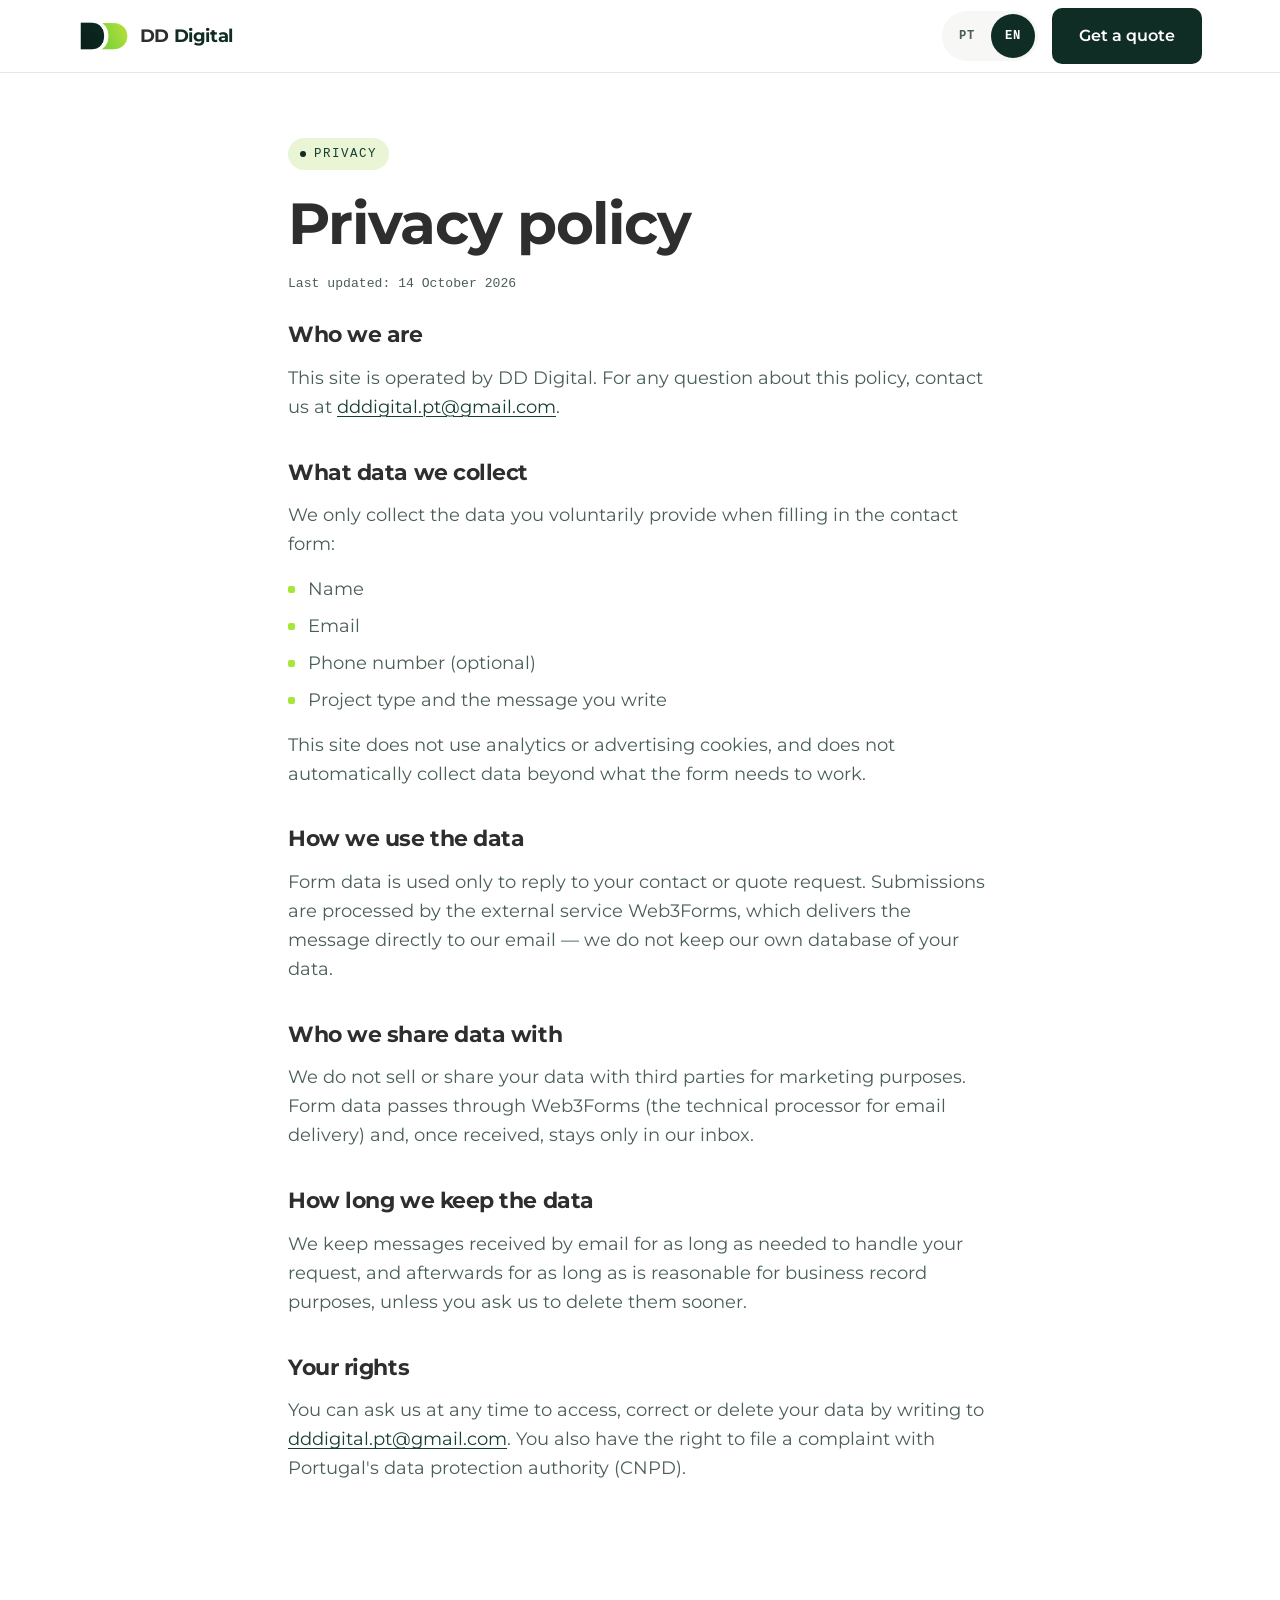
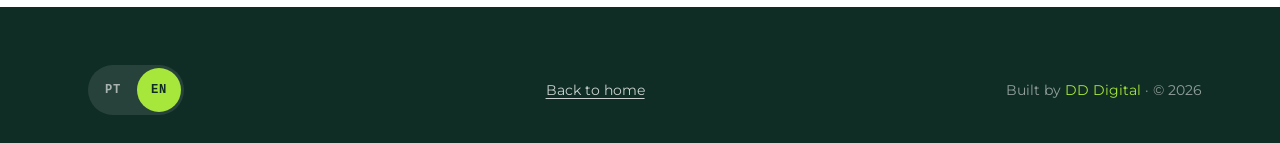
<file: en/privacy.html>
<!DOCTYPE html>
<html lang="en">
<head>
<meta charset="UTF-8">
<meta name="viewport" content="width=device-width, initial-scale=1">
<title>Privacy policy — DD Digital</title>
<meta name="description" content="How DD Digital collects, uses and protects the data submitted through this site's contact form.">
<link rel="canonical" href="https://dddigital.pt/en/privacy.html">
<link rel="alternate" hreflang="pt-PT" href="https://dddigital.pt/privacidade.html">
<link rel="alternate" hreflang="en" href="https://dddigital.pt/en/privacy.html">
<link rel="alternate" hreflang="x-default" href="https://dddigital.pt/privacidade.html">
<link rel="icon" type="image/png" href="../favicon.png">
<meta name="theme-color" content="#0F2D24">
<meta name="robots" content="noindex, follow">
<link rel="stylesheet" href="../css/style.css">
</head>
<body>

<a class="salta-conteudo" href="#conteudo">Skip to content</a>

<header class="cabecalho">
  <div class="wrap cabecalho__interior">
    <a href="index.html" class="logo" aria-label="DD Digital — home page">
      <img class="logo__marca" src="../img/logo.webp" width="688" height="400" alt="">
      <span class="logo__texto">DD <span class="logo__destaque">Digital</span></span>
    </a>
    <nav class="nav" id="nav-principal">
      <div class="idiomas" aria-label="Choose language">
        <a href="../privacidade.html" lang="pt-PT" hreflang="pt-PT">PT</a>
        <a href="privacy.html" aria-current="true" lang="en" hreflang="en">EN</a>
      </div>
      <a href="index.html#contact" class="btn btn--principal">Get a quote</a>
    </nav>
    <button class="menu-botao" aria-label="Open menu" aria-expanded="false" aria-controls="nav-principal">
      <span class="menu-botao__barras"></span>
    </button>
  </div>
</header>

<main id="conteudo">
  <section class="pagina-simples">
    <div class="wrap texto-legal">
      <span class="etiqueta">Privacy</span>
      <h1>Privacy policy</h1>
      <p class="data-revisao">Last updated: <!-- REPLACE: last review date -->14 October 2026</p>

      <h2>Who we are</h2>
      <p>This site is operated by DD Digital. For any question about this policy, contact us at <a href="mailto:dddigital.pt@gmail.com">dddigital.pt@gmail.com</a>.</p>

      <h2>What data we collect</h2>
      <p>We only collect the data you voluntarily provide when filling in the contact form:</p>
      <ul>
        <li>Name</li>
        <li>Email</li>
        <li>Phone number (optional)</li>
        <li>Project type and the message you write</li>
      </ul>
      <p>This site does not use analytics or advertising cookies, and does not automatically collect data beyond what the form needs to work.</p>

      <h2>How we use the data</h2>
      <p>Form data is used only to reply to your contact or quote request. Submissions are processed by the external service Web3Forms, which delivers the message directly to our email — we do not keep our own database of your data.</p>

      <h2>Who we share data with</h2>
      <p>We do not sell or share your data with third parties for marketing purposes. Form data passes through Web3Forms (the technical processor for email delivery) and, once received, stays only in our inbox.</p>

      <h2>How long we keep the data</h2>
      <p>We keep messages received by email for as long as needed to handle your request, and afterwards for as long as is reasonable for business record purposes, unless you ask us to delete them sooner.</p>

      <h2>Your rights</h2>
      <p>You can ask us at any time to access, correct or delete your data by writing to <a href="mailto:dddigital.pt@gmail.com">dddigital.pt@gmail.com</a>. You also have the right to file a complaint with Portugal's data protection authority (CNPD).</p>
    </div>
  </section>
</main>

<footer class="rodape">
  <div class="wrap">
    <div class="rodape__fim" style="border-top:0;padding-top:0;">
      <div class="idiomas" aria-label="Choose language">
        <a href="../privacidade.html" lang="pt-PT" hreflang="pt-PT">PT</a>
        <a href="privacy.html" aria-current="true" lang="en" hreflang="en">EN</a>
      </div>
      <a href="index.html">Back to home</a>
      <p class="credito">
        Built by <a href="https://dddigital.pt" target="_blank" rel="noopener">DD Digital</a>
        · © <span id="ano"></span>
      </p>
    </div>
  </div>
</footer>

<script src="../js/main.js"></script>
</body>
</html>
</file>
<file: css/style.css>
/* =========================================================
   DD DIGITAL — folha de estilos única
   Organização do ficheiro:
   01. Tipos de letra      06. Serviços
   02. Variáveis (:root)   07. Processo (caminho)
   03. Base e reset        08. Porquê a DD Digital
   04. Cabeçalho e menu    09. FAQ
   05. Hero                10. Contacto
                           11. Rodapé
                           12. Páginas simples (privacidade / 404)
                           13. Animações
                           14. Ecrãs maiores (tablet e PC)
   ========================================================= */


/* ===== 01. TIPOS DE LETRA ================================
   Guardada na pasta /fonts. Não há pedidos ao Google,
   por isso o site carrega mais depressa e não envia dados
   dos visitantes para fora.
   ========================================================= */
@font-face {
  font-family: 'Montserrat';
  src: url('../fonts/montserrat-var.woff2') format('woff2');
  font-weight: 400 700;
  font-style: normal;
  font-display: swap;
}


/* ===== 02. VARIÁVEIS =====================================
   Paleta de marca DD Digital. Mudar uma cor aqui muda-a
   no site inteiro.
   ========================================================= */
:root {
  /* Cores */
  --branco: #FFFFFF;
  --nevoa: #F7F8F5;          /* Neutro — fundo das secções alternadas */
  --tinta: #2E2E2E;          /* Carvão — texto principal */
  --cinza: #4A5F54;          /* texto secundário (tom escurecido do Verde suave, legível sobre branco) */
  --suave: #6B8F7A;          /* Verde suave — bordas, ícones, detalhes decorativos */
  --linha: #E3E8E1;          /* bordas finas */
  --verde: #0F2D24;          /* Verde Profundo — cor principal da marca */
  --verde-escuro: #163F2E;   /* tom intermédio — hover e texto em links */
  --menta: #EAF5D6;          /* fundo claro das etiquetas (tom do Verde-Lima) */
  --lima: #A7E63A;           /* Verde-Lima — destaques sobre fundo escuro */

  /* Tipos de letra */
  --fonte-titulo: 'Montserrat', 'Helvetica Neue', Arial, sans-serif;
  --fonte-texto: 'Montserrat', -apple-system, BlinkMacSystemFont, 'Segoe UI', Arial, sans-serif;
  --fonte-mono: ui-monospace, 'SF Mono', Menlo, Consolas, monospace;

  /* Espaçamentos */
  --espaco-seccao: 88px;     /* altura de respiro entre secções */
  --largura-max: 1180px;     /* largura máxima do conteúdo */
  --raio: 14px;              /* cantos arredondados */
  --raio-pequeno: 10px;

  /* Sombras (muito subtis — nada de efeitos pesados) */
  --sombra: 0 1px 2px rgba(46, 46, 46, .04);
  --sombra-alta: 0 12px 32px rgba(46, 46, 46, .08);
}


/* ===== 03. BASE E RESET ================================== */
*, *::before, *::after { box-sizing: border-box; }

html {
  scroll-behavior: smooth;
  scroll-padding-top: 84px; /* para as âncoras não ficarem escondidas pelo menu fixo */
  -webkit-text-size-adjust: 100%;
}

body {
  margin: 0;
  background: var(--branco);
  color: var(--tinta);
  font-family: var(--fonte-texto);
  font-size: 17px;
  line-height: 1.65;
  -webkit-font-smoothing: antialiased;
  overflow-x: hidden; /* rede de segurança: nunca deixar aparecer scroll horizontal */
}

h1, h2, h3, h4 {
  font-family: var(--fonte-titulo);
  line-height: 1.15;
  letter-spacing: -.02em;
  margin: 0 0 16px;
  font-weight: 700;
}

h1 { font-size: clamp(2.1rem, 7vw, 3.6rem); }
h2 { font-size: clamp(1.7rem, 5vw, 2.6rem); }
h3 { font-size: 1.15rem; font-weight: 600; }

p { margin: 0 0 16px; }
p:last-child { margin-bottom: 0; }

a { color: var(--verde-escuro); text-decoration-thickness: 1px; text-underline-offset: 3px; }
a:hover { color: var(--verde); }

img, svg { max-width: 100%; height: auto; display: block; }

ul { margin: 0; padding: 0; list-style: none; }

/* Foco sempre visível para quem navega com o teclado */
:focus-visible {
  outline: 3px solid var(--verde);
  outline-offset: 3px;
  border-radius: 4px;
}

/* Link que salta para o conteúdo (só aparece com Tab) */
.salta-conteudo {
  position: absolute;
  left: 16px;
  top: -100px;
  z-index: 200;
  background: var(--tinta);
  color: var(--branco);
  padding: 12px 20px;
  border-radius: var(--raio-pequeno);
  text-decoration: none;
  transition: top .2s;
}
.salta-conteudo:focus { top: 16px; color: var(--branco); }

/* Texto só para leitores de ecrã */
.so-leitor {
  position: absolute;
  width: 1px; height: 1px;
  padding: 0; margin: -1px;
  overflow: hidden; clip: rect(0 0 0 0);
  white-space: nowrap; border: 0;
}

/* --- Blocos reutilizáveis --- */
.wrap {
  width: 100%;
  max-width: var(--largura-max);
  margin: 0 auto;
  padding: 0 20px;
}

.seccao { padding: var(--espaco-seccao) 0; }
.seccao--nevoa { background: var(--nevoa); }

/* Etiqueta pequena que abre cada secção */
.etiqueta {
  display: inline-flex;
  align-items: center;
  gap: 8px;
  font-family: var(--fonte-mono);
  font-size: .78rem;
  letter-spacing: .12em;
  text-transform: uppercase;
  color: var(--verde-escuro);
  background: var(--menta);
  padding: 6px 12px;
  border-radius: 100px;
  margin-bottom: 20px;
}
.etiqueta::before {
  content: '';
  width: 6px; height: 6px;
  border-radius: 50%;
  background: var(--verde);
}

.cabecalho-seccao { max-width: 680px; margin-bottom: 44px; }
.cabecalho-seccao p { color: var(--cinza); font-size: 1.05rem; margin-bottom: 0; }

/* "Como trabalhamos": o título é longo, por isso esta secção tem o cabeçalho
   mais largo e o título fica numa só linha a partir de tablet. */
#processo .cabecalho-seccao { max-width: 960px; }
#processo .cabecalho-seccao p { max-width: 680px; }
@media (min-width: 700px) {
  #processo .cabecalho-seccao h2 { font-size: clamp(1.7rem, 4vw, 2.6rem); white-space: nowrap; }
}

/* --- Botões --- */
.btn {
  display: inline-flex;
  align-items: center;
  justify-content: center;
  gap: 10px;
  min-height: 52px;              /* área de toque confortável */
  padding: 14px 26px;
  border: 1px solid transparent;
  border-radius: var(--raio-pequeno);
  font-family: var(--fonte-texto);
  font-size: 1rem;
  font-weight: 600;
  text-decoration: none;
  cursor: pointer;
  transition: background-color .2s, border-color .2s, transform .2s, color .2s;
}
.btn--principal { background: var(--verde); color: var(--branco); }
.btn--principal:hover { background: var(--verde-escuro); color: var(--branco); transform: translateY(-2px); }

.btn--contorno { background: var(--branco); color: var(--tinta); border-color: var(--linha); }
.btn--contorno:hover { border-color: var(--verde); color: var(--verde-escuro); transform: translateY(-2px); }

.btn--claro { background: var(--branco); color: var(--tinta); }
.btn--claro:hover { background: var(--menta); color: var(--verde-escuro); }

.btn svg { width: 18px; height: 18px; flex-shrink: 0; }


/* ===== 04. CABEÇALHO E MENU ============================== */
.cabecalho {
  position: sticky;
  top: 0;
  z-index: 100;
  background: rgba(255, 255, 255, .88);
  backdrop-filter: saturate(180%) blur(12px);
  -webkit-backdrop-filter: saturate(180%) blur(12px);
  border-bottom: 1px solid var(--linha);
}

.cabecalho__interior {
  display: flex;
  align-items: center;
  justify-content: space-between;
  gap: 16px;
  height: 72px;
}

/* Logótipo */
.logo {
  display: inline-flex;
  align-items: center;
  gap: 10px;
  font-family: var(--fonte-titulo);
  font-weight: 700;
  font-size: 1.15rem;
  letter-spacing: -.02em;
  color: var(--tinta);
  text-decoration: none;
}
.logo:hover { color: var(--tinta); }
.logo__marca { height: 30px; width: auto; }
.logo__destaque { color: var(--verde); }

/* Navegação */
.nav { display: flex; align-items: center; gap: 4px; }

.nav__lista {
  display: flex;
  flex-direction: column;
  gap: 2px;
}
.nav__lista a {
  display: block;
  padding: 12px 14px;
  color: var(--tinta);
  font-size: .97rem;
  font-weight: 500;
  text-decoration: none;
  border-radius: 8px;
  transition: background-color .2s, color .2s;
}
.nav__lista a:hover { background: var(--nevoa); color: var(--verde-escuro); }

/* Seletor de idioma PT | EN — um "toggle" com identidade própria,
   para não se confundir com os links do menu */
.idiomas {
  display: inline-flex;
  align-items: center;
  gap: 2px;
  margin-left: 10px;
  padding: 3px;
  background: var(--nevoa);
  border-radius: 100px;
}
.idiomas a {
  display: inline-flex;
  align-items: center;
  justify-content: center;
  min-height: 44px;
  padding: 4px 14px;
  border-radius: 100px;
  font-family: var(--fonte-mono);
  font-size: .76rem;
  font-weight: 700;
  letter-spacing: .06em;
  color: var(--cinza);
  text-decoration: none;
  transition: color .2s, background-color .2s;
}
.idiomas a:hover { color: var(--verde); }
.idiomas a[aria-current="true"] { background: var(--verde); color: var(--branco); }

/* Botão do menu em telemóvel */
.menu-botao {
  display: inline-flex;
  align-items: center;
  justify-content: center;
  width: 46px; height: 46px;
  background: var(--branco);
  border: 1px solid var(--linha);
  border-radius: var(--raio-pequeno);
  cursor: pointer;
  padding: 0;
}
.menu-botao__barras,
.menu-botao__barras::before,
.menu-botao__barras::after {
  content: '';
  display: block;
  width: 18px; height: 2px;
  background: var(--tinta);
  border-radius: 2px;
  transition: transform .25s, opacity .25s;
}
.menu-botao__barras { position: relative; }
.menu-botao__barras::before { position: absolute; top: -6px; }
.menu-botao__barras::after  { position: absolute; top: 6px; }

.menu-botao[aria-expanded="true"] .menu-botao__barras { background: transparent; }
.menu-botao[aria-expanded="true"] .menu-botao__barras::before { transform: translateY(6px) rotate(45deg); }
.menu-botao[aria-expanded="true"] .menu-botao__barras::after  { transform: translateY(-6px) rotate(-45deg); }

/* Em telemóvel o menu abre por baixo do cabeçalho */
@media (max-width: 899px) {
  .nav {
    position: absolute;
    top: 72px; left: 0; right: 0;
    flex-direction: column;
    align-items: stretch;
    gap: 14px;
    background: var(--branco);
    border-bottom: 1px solid var(--linha);
    padding: 18px 20px 26px;
    box-shadow: var(--sombra-alta);
    display: none;
  }
  .nav.esta-aberto { display: flex; }
  .nav__lista a { padding: 14px; font-size: 1.05rem; }
  .nav .btn { width: 100%; }
  .idiomas { align-self: flex-start; }
}
@media (min-width: 900px) {
  .menu-botao { display: none; }
}


/* ===== 05. HERO ==========================================
   Fundo branco com uma grelha muito ténue e um brilho verde
   — tudo feito em CSS, sem imagens.
   ========================================================= */
.hero {
  position: relative;
  overflow: hidden;
  padding: 64px 0 72px;
  background:
    radial-gradient(760px 420px at 78% -5%, rgba(167, 230, 58, .20), transparent 62%),
    radial-gradient(520px 320px at 10% 8%, rgba(15, 45, 36, .07), transparent 60%),
    var(--branco);
}

/* Grelha de linhas do fundo */
.hero::before {
  content: '';
  position: absolute;
  inset: 0;
  background-image:
    linear-gradient(to right, rgba(46, 46, 46, .045) 1px, transparent 1px),
    linear-gradient(to bottom, rgba(46, 46, 46, .045) 1px, transparent 1px);
  background-size: 64px 64px;
  mask-image: radial-gradient(circle at 60% 20%, #000 0%, transparent 72%);
  -webkit-mask-image: radial-gradient(circle at 60% 20%, #000 0%, transparent 72%);
  pointer-events: none;
}

.hero__interior {
  position: relative;
  z-index: 1;
  display: grid;
  grid-template-columns: minmax(0, 1fr); /* uma só coluna até ao PC, sem deixar o conteúdo forçar largura */
  gap: 52px;
}
.hero__interior > * { min-width: 0; } /* evita que o mockup "empurre" a largura no telemóvel */

.hero h1 { margin-bottom: 20px; }
.hero h1 em { font-style: normal; color: var(--verde); }

.hero__texto {
  font-size: 1.12rem;
  color: var(--cinza);
  max-width: 54ch;
  margin-bottom: 30px;
}

.hero__accoes { display: flex; flex-wrap: wrap; gap: 12px; margin-bottom: 36px; }

/* Três provas rápidas, em formato de faixa */
.provas {
  display: grid;
  grid-template-columns: minmax(0, 1fr);
  gap: 20px;
}
.provas li {
  display: flex;
  align-items: flex-start;
  gap: 10px;
  font-size: .95rem;
  color: var(--cinza);
}
.provas svg { width: 19px; height: 19px; color: var(--verde); flex-shrink: 0; margin-top: 2px; }
.provas strong { color: var(--tinta); font-weight: 600; }

/* Faixa escura com as três provas, entre o hero e os serviços */
.faixa-provas { background: var(--verde); }
.faixa-provas .provas { padding: 28px 0; }
.faixa-provas .provas li { color: rgba(255, 255, 255, .72); }
.faixa-provas .provas svg { color: var(--lima); }
.faixa-provas .provas strong { color: var(--branco); }

@media (min-width: 640px) {
  .faixa-provas .provas li {
    padding-left: 24px;
    border-left: 1px solid rgba(255, 255, 255, .14);
  }
  .faixa-provas .provas li:first-child {
    padding-left: 0;
    border-left: none;
  }
}

/* --- Imagem do hero: dispositivos com as bordas desvanecidas (feather)
   para se fundirem com o fundo, e um movimento parallax suave ao fazer
   scroll (o JavaScript só atualiza as variáveis --px-y, --px-rx, --px-ry
   e --px-s; o resto é CSS). --- */
.hero__visual { position: relative; }

.hero__imagem {
  position: relative;
  max-width: 560px;
  margin: 0 auto;
  /* Desvanece as 4 bordas: máscara horizontal x máscara vertical */
  -webkit-mask-image:
    linear-gradient(to right, transparent 0, #000 16%, #000 84%, transparent 100%),
    linear-gradient(to bottom, transparent 0, #000 14%, #000 86%, transparent 100%);
  -webkit-mask-composite: source-in;
  mask-image:
    linear-gradient(to right, transparent 0, #000 16%, #000 84%, transparent 100%),
    linear-gradient(to bottom, transparent 0, #000 14%, #000 86%, transparent 100%);
  mask-composite: intersect;
  /* Parallax: pequena inclinação 3D + deslocação vertical, tudo muito subtil */
  transform:
    perspective(1100px)
    translate3d(0, var(--px-y, 0px), 0)
    rotateX(var(--px-rx, 0deg))
    rotateY(var(--px-ry, 0deg))
    scale(var(--px-s, 1));
  transform-origin: 50% 60%;
  will-change: transform;
}
.hero__imagem img {
  display: block;
  width: 100%;
  height: auto;
}

/* ===== 06. SERVIÇOS ====================================== */

/* Cartão geral: separadores (abas) em cima, conteúdo em baixo.
   As abas trocam o conteúdo com JavaScript; sem JavaScript fica
   sempre visível a primeira categoria (Sites). */
.servicos-dashboard {
  background: var(--branco);
  border: 1px solid var(--linha);
  border-radius: var(--raio);
  box-shadow: var(--sombra);
  overflow: hidden;
}

.servicos-abas {
  display: flex;
  gap: 6px;
  padding: 14px;
  background: var(--nevoa);
  border-bottom: 1px solid var(--linha);
  overflow-x: auto;
  scrollbar-width: none;
}
.servicos-abas::-webkit-scrollbar { display: none; }

.aba-botao {
  flex-shrink: 0;
  display: inline-flex;
  align-items: center;
  gap: 9px;
  padding: 11px 18px;
  border: 0;
  border-radius: 999px;
  background: transparent;
  color: var(--cinza);
  font-family: var(--fonte-texto);
  font-size: .88rem;
  font-weight: 600;
  white-space: nowrap;
  cursor: pointer;
  transition: background-color .2s, color .2s;
}
.aba-botao:hover { background: var(--linha); }
.aba-botao.is-ativo { background: var(--verde); color: var(--branco); }
.aba-botao.is-ativo:hover { background: var(--verde); }

.aba-botao__icone { display: inline-flex; flex-shrink: 0; }
.aba-botao__icone svg { width: 18px; height: 18px; }

/* Painel visível: texto de um lado, imagem do serviço do outro */
.servicos-painel { padding: 32px 24px; }

.painel-servico {
  display: none;
  grid-template-columns: minmax(0, 1fr);
  gap: 32px;
  align-items: center;
}
.painel-servico.is-ativo { display: grid; animation: painel-aparece .4s ease; }

@keyframes painel-aparece {
  from { opacity: 0; transform: translateY(8px); }
  to { opacity: 1; transform: none; }
}

.painel-servico__contagem {
  display: inline-block;
  margin-bottom: 8px;
  font-family: var(--fonte-mono);
  font-size: .72rem;
  font-weight: 600;
  letter-spacing: .03em;
  color: var(--suave);
}

.painel-servico__texto h3 { margin-bottom: 10px; }
.painel-servico__texto > p { color: var(--cinza); font-size: .97rem; }

.servico__lista {
  display: grid;
  gap: 10px;
  margin: 18px 0 26px;
}
.servico__lista li {
  position: relative;
  padding-left: 20px;
  font-size: .92rem;
  color: var(--cinza);
}
.servico__lista li strong { color: var(--tinta); }
.servico__lista li::before {
  content: '';
  position: absolute;
  left: 0; top: .62em;
  width: 7px; height: 7px;
  border-radius: 2px;
  background: var(--lima);
}

/* Sub-separadores: dentro de Sites, Redes Sociais e Manutenção, cada
   subserviço tem o seu botão e a sua explicação. */
.sub-abas {
  display: flex;
  flex-wrap: wrap;
  gap: 8px;
  margin: 22px 0 6px;
  padding-top: 20px;
  border-top: 1px solid var(--linha);
}
.sub-aba {
  min-height: 44px;
  padding: 8px 16px;
  border: 1px solid var(--linha);
  border-radius: 999px;
  background: var(--branco);
  color: var(--cinza);
  font-family: var(--fonte-texto);
  font-size: .84rem;
  font-weight: 600;
  cursor: pointer;
  transition: background-color .2s, color .2s, border-color .2s;
}
.sub-aba:hover { border-color: var(--suave); color: var(--verde); }
.sub-aba.is-ativo { background: var(--menta); border-color: var(--verde); color: var(--verde); }

.sub-painel { display: none; padding-top: 14px; }
.sub-painel.is-ativo { display: block; animation: painel-aparece .35s ease; }
.sub-nota {
  margin-top: 22px;
  padding: 12px 16px;
  border-left: 3px solid var(--lima);
  border-radius: 0 var(--raio-pequeno) var(--raio-pequeno) 0;
  background: var(--nevoa);
  color: var(--cinza);
  font-size: .9rem;
}
.sub-nota strong { color: var(--tinta); }
.sub-painel h4 { margin-bottom: 8px; font-size: 1.05rem; color: var(--tinta); }
.sub-painel p { color: var(--cinza); font-size: .95rem; }

/* Imagem real do serviço (em vez da maqueta). Aparece em todos os ecrãs:
   no telemóvel fica por cima do texto, no PC fica ao lado.
   Para trocar a imagem, substitui o ficheiro em img/ mantendo o nome. */
/* align-self: start -> a imagem fica sempre no topo e não "salta" quando o texto
   ao lado muda de altura ao passar pelos separadores. */
.painel-servico__visual--foto { display: block; order: -1; margin: 0; align-self: start; }
.painel-servico__visual--foto img {
  display: block;
  animation: painel-aparece .35s ease;
  width: 100%;
  height: auto;
  margin: 0 auto;
  background: var(--nevoa);
  border: 1px solid var(--linha);
  border-radius: var(--raio);
  box-shadow: var(--sombra-alta);
}
.painel-servico__visual--foto img[hidden] { display: none; }

/* Cartão ilustrado do separador "Complementos" (enquanto não há fotografias reais) */
.cartao-extra {
  display: grid;
  place-content: center;
  justify-items: center;
  gap: 18px;
  aspect-ratio: 3 / 2;
  border-radius: var(--raio);
  background: var(--verde) radial-gradient(420px 260px at 90% 0%, rgba(167, 230, 58, .22), transparent 65%);
  color: var(--lima);
  box-shadow: var(--sombra-alta);
  animation: painel-aparece .35s ease;
}
.cartao-extra[hidden] { display: none; }
.cartao-extra svg { width: 84px; height: 84px; }
.cartao-extra span {
  font-family: var(--fonte-mono);
  font-size: .85rem;
  letter-spacing: .12em;
  text-transform: uppercase;
  color: rgba(255, 255, 255, .85);
}

/* Nota do serviço: fica por baixo da imagem no PC (aproveita o espaço livre)
   e por baixo do texto no telemóvel. */
.painel-servico--nota > .sub-nota { margin: 0; }
/* Imagem vertical (ementas): não deixar crescer demasiado */
.painel-servico__visual--foto img.img-vertical { max-width: 340px; }


/* ===== 07. PROCESSO (CAMINHO) =============================
   Um percurso vertical, do primeiro contacto ao site no ar.
   A linha entre os passos fica verde à medida que avança no ecrã.
   ========================================================= */
.caminho { max-width: 720px; margin: 0 auto; }

/* Linha em zigue-zague: só aparece na disposição horizontal (PC) */
.caminho__linha { display: none; }

.caminho__passo {
  position: relative;
  display: flex;
  gap: 20px;
  padding-bottom: 36px;
}
.caminho__passo:last-child { padding-bottom: 0; }

.caminho__passo:not(:last-child)::before {
  content: '';
  position: absolute;
  left: 19px;
  top: 40px;
  bottom: 0;
  width: 2px;
  background: var(--linha);
  transition: background-color .6s ease .1s;
}
.caminho__passo.e-visivel:not(:last-child)::before { background: var(--verde); }

.caminho__marca {
  position: relative;
  z-index: 1;
  flex-shrink: 0;
  width: 40px; height: 40px;
  border-radius: 50%;
  display: inline-flex;
  align-items: center;
  justify-content: center;
  background: var(--branco);
  border: 2px solid var(--linha);
  font-family: var(--fonte-mono);
  font-weight: 700;
  font-size: .85rem;
  color: var(--cinza);
  transition: background-color .4s, border-color .4s, color .4s;
}
.caminho__passo.e-visivel .caminho__marca { background: var(--verde); border-color: var(--verde); color: var(--branco); }

.caminho__conteudo { padding-top: 2px; }
.caminho__fase {
  display: block;
  font-family: var(--fonte-mono);
  font-size: .76rem;
  font-weight: 600;
  letter-spacing: .12em;
  text-transform: uppercase;
  color: var(--cinza);
  margin-bottom: 6px;
}
.caminho__conteudo h3 { margin-bottom: 6px; }
.caminho__conteudo p { color: var(--cinza); font-size: .95rem; margin: 0; }

/* Brilho em cadeia: ao entrar no ecrã, o destaque "salta" do passo 1 ao 4 */
@keyframes brilho-marca {
  0%, 100% { box-shadow: 0 0 0 0 rgba(167, 230, 58, 0); }
  45% { box-shadow: 0 0 0 7px rgba(167, 230, 58, .22), 0 0 16px 3px rgba(167, 230, 58, .55); border-color: var(--lima); transform: scale(1.1); }
}
.caminho--relevo .caminho__passo:nth-of-type(1) .caminho__marca { animation: brilho-marca .9s ease-out .15s both; }
.caminho--relevo .caminho__passo:nth-of-type(2) .caminho__marca { animation: brilho-marca .9s ease-out .65s both; }
.caminho--relevo .caminho__passo:nth-of-type(3) .caminho__marca { animation: brilho-marca .9s ease-out 1.15s both; }
.caminho--relevo .caminho__passo:nth-of-type(4) .caminho__marca { animation: brilho-marca .9s ease-out 1.65s both; }


/* ===== 08. PORQUÊ A DD DIGITAL =========================== */
.porque { display: grid; grid-template-columns: minmax(0, 1fr); gap: 44px; }

.razoes { display: grid; grid-template-columns: minmax(0, 1fr); gap: 26px; }
.razao { display: flex; gap: 16px; }
.razao__icone {
  flex-shrink: 0;
  display: inline-flex;
  align-items: center;
  justify-content: center;
  width: 42px; height: 42px;
  border-radius: 12px;
  background: var(--branco);
  border: 1px solid var(--linha);
  color: var(--verde-escuro);
}
.razao__icone svg { width: 21px; height: 21px; }
.razao h3 { margin-bottom: 6px; }
.razao p { color: var(--cinza); font-size: .95rem; }

/* Painel escuro com os números */
.numeros {
  align-self: start;
  padding: 32px 28px;
  background: var(--verde);
  color: var(--branco);
  border-radius: var(--raio);
  background-image: radial-gradient(420px 220px at 90% 0%, rgba(167, 230, 58, .22), transparent 65%);
}
.numeros h3 { color: var(--branco); margin-bottom: 22px; }
.numeros__lista { display: grid; grid-template-columns: minmax(0, 1fr); gap: 12px; counter-reset: numero; }
/* Cada item é um pequeno cartão translúcido, com um número grande e discreto ao fundo */
.numeros__item {
  position: relative;
  padding: 18px 20px;
  border: 1px solid rgba(255, 255, 255, .1);
  border-radius: 14px;
  background: rgba(255, 255, 255, .05);
  counter-increment: numero;
  overflow: hidden;
  transition: border-color .25s, background-color .25s;
}
.numeros__item::after {
  content: '0' counter(numero);
  position: absolute;
  right: 16px;
  top: 6px;
  font-family: var(--fonte-titulo);
  font-size: 2.8rem;
  font-weight: 700;
  line-height: 1;
  color: rgba(255, 255, 255, .07);
  pointer-events: none;
}
.numeros__item:hover { border-color: rgba(167, 230, 58, .45); background: rgba(255, 255, 255, .08); }
.numeros__valor {
  display: block;
  font-family: var(--fonte-titulo);
  font-size: 2.1rem;
  font-weight: 700;
  color: var(--lima);
  line-height: 1.15;
  margin-bottom: 6px;
}
/* Ícone pequeno junto ao título de cada item */
.numeros__valor { display: flex; align-items: center; gap: 12px; font-size: 1.3rem; overflow-wrap: anywhere; }
.numeros__icone {
  flex: 0 0 auto;
  display: inline-grid;
  place-items: center;
  width: 38px;
  height: 38px;
  border-radius: 10px;
  background: rgba(167, 230, 58, .14);
  color: var(--lima);
}
.numeros__icone svg { width: 20px; height: 20px; }
.numeros__item p { font-size: .9rem; color: rgba(255, 255, 255, .72);
}


/* ===== 09. FAQ ===========================================
   Usa <details>/<summary> do próprio HTML: funciona mesmo
   que o JavaScript esteja desligado.
   ========================================================= */
.faq { display: grid; grid-template-columns: minmax(0, 1fr); gap: 12px; }
/* Duas colunas independentes: abrir uma pergunta não mexe na coluna ao lado */
.faq__coluna { display: flex; flex-direction: column; gap: 12px; min-width: 0; }
@media (min-width: 820px) {
  .faq { grid-template-columns: repeat(2, minmax(0, 1fr)); align-items: start; gap: 16px; }
  .faq__coluna { gap: 16px; }
}

.faq details {
  background: var(--branco);
  border: 1px solid var(--linha);
  border-radius: var(--raio-pequeno);
  transition: border-color .2s;
}
.faq details[open] { border-color: rgba(15, 45, 36, .4); }

.faq summary {
  display: flex;
  align-items: center;
  justify-content: space-between;
  gap: 16px;
  padding: 20px 22px;
  min-height: 60px;
  font-family: var(--fonte-titulo);
  font-size: 1.03rem;
  font-weight: 600;
  cursor: pointer;
  list-style: none;
}
.faq summary::-webkit-details-marker { display: none; }

/* Sinal + que roda ao abrir */
.faq summary::after {
  content: '';
  flex-shrink: 0;
  width: 13px; height: 13px;
  background:
    linear-gradient(var(--verde), var(--verde)) center/13px 2px no-repeat,
    linear-gradient(var(--verde), var(--verde)) center/2px 13px no-repeat;
  transition: transform .25s;
}
.faq details[open] summary::after { transform: rotate(135deg); }

.faq__resposta { padding: 0 22px 22px; color: var(--cinza); font-size: .97rem; }

/* Animação leve ao abrir: o texto surge a deslizar suavemente */
.faq details[open] .faq__resposta { animation: faq-abrir .35s ease both; }
@keyframes faq-abrir {
  from { opacity: 0; transform: translateY(-6px); }
  to   { opacity: 1; transform: none; }
}

/* Melhoria extra (browsers recentes): a caixa também cresce em altura, sem saltos */
@supports selector(details::details-content) {
  .faq { interpolate-size: allow-keywords; }
  .faq details::details-content {
    height: 0;
    overflow: hidden;
    transition: height .3s ease, content-visibility .3s allow-discrete;
  }
  .faq details[open]::details-content { height: auto; }
}

@media (prefers-reduced-motion: reduce) {
  .faq details[open] .faq__resposta { animation: none; }
  .faq details::details-content { transition: none; }
  .faq summary::after { transition: none; }
}


/* ===== 10. CONTACTO ====================================== */
.contacto { display: grid; grid-template-columns: minmax(0, 1fr); gap: 34px; }

.formulario {
  padding: 28px 24px;
  background: var(--branco);
  border: 1px solid var(--linha);
  border-radius: var(--raio);
  box-shadow: var(--sombra);
}

.campo { margin-bottom: 18px; }
.campo label {
  display: block;
  margin-bottom: 7px;
  font-size: .9rem;
  font-weight: 600;
}
.campo input,
.campo select,
.campo textarea {
  width: 100%;
  min-height: 50px;
  padding: 13px 15px;
  font-family: var(--fonte-texto);
  font-size: 1rem;
  color: var(--tinta);
  background: var(--branco);
  border: 1px solid var(--linha);
  border-radius: var(--raio-pequeno);
  transition: border-color .2s, box-shadow .2s;
}
.campo textarea { min-height: 130px; resize: vertical; }
.campo input:focus,
.campo select:focus,
.campo textarea:focus {
  border-color: var(--verde);
  box-shadow: 0 0 0 3px rgba(15, 45, 36, .14);
  outline: none;
}
.campo input::placeholder, .campo textarea::placeholder { color: #9AA8A2; }

/* Caixa de consentimento (RGPD) */
.campo--consentimento { display: flex; align-items: flex-start; gap: 11px; }
.campo--consentimento input {
  width: 20px; height: 20px;
  min-height: 0;
  margin-top: 3px;
  flex-shrink: 0;
  accent-color: var(--verde);
}
.campo--consentimento label { margin: 0; font-size: .88rem; font-weight: 400; color: var(--cinza); }

/* Campo-armadilha contra robôs de spam — invisível para pessoas */
.anti-spam {
  position: absolute;
  left: -9999px;
  opacity: 0;
  pointer-events: none;
}

.formulario .btn { width: 100%; }

.formulario__aviso {
  margin-top: 14px;
  padding: 13px 15px;
  border-radius: var(--raio-pequeno);
  font-size: .92rem;
  display: none;
}
.formulario__aviso.esta-visivel { display: block; }
.formulario__aviso.e-sucesso { background: var(--menta); color: var(--verde-escuro); }
.formulario__aviso.e-erro { background: #FDECEC; color: #99201C; }

/* Contactos diretos */
.diretos { display: grid; grid-template-columns: minmax(0, 1fr); gap: 12px; align-content: start; }

.direto {
  display: flex;
  align-items: center;
  gap: 15px;
  padding: 18px 20px;
  min-height: 76px;
  background: var(--branco);
  border: 1px solid var(--linha);
  border-radius: var(--raio);
  text-decoration: none;
  color: var(--tinta);
  transition: border-color .2s, transform .2s, box-shadow .2s;
}
.direto:hover {
  color: var(--tinta);
  border-color: rgba(15, 45, 36, .45);
  transform: translateY(-2px);
  box-shadow: var(--sombra-alta);
}
.direto__icone {
  flex-shrink: 0;
  display: inline-flex;
  align-items: center;
  justify-content: center;
  width: 44px; height: 44px;
  border-radius: 12px;
  background: var(--menta);
  color: var(--verde-escuro);
}
.direto__icone svg { width: 21px; height: 21px; }
.direto__etiqueta { display: block; font-size: .8rem; color: var(--cinza); }
.direto__valor { display: block; font-weight: 600; font-size: 1.02rem; }

.horario {
  padding: 18px 20px;
  background: var(--nevoa);
  border-radius: var(--raio);
  font-size: .9rem;
  color: var(--cinza);
}
.horario strong { color: var(--tinta); display: block; margin-bottom: 4px; }


/* ===== 11. RODAPÉ ======================================== */
.rodape {
  background: var(--verde);
  color: rgba(255, 255, 255, .72);
  padding: 58px 0 28px;
  font-size: .94rem;
}
.rodape__topo { display: grid; grid-template-columns: minmax(0, 1fr); gap: 34px; padding-bottom: 34px; border-bottom: 1px solid rgba(255, 255, 255, .12); }

.rodape .logo { color: var(--branco); margin-bottom: 14px; }
.rodape .logo:hover { color: var(--branco); }
.rodape .logo .logo__destaque { color: var(--branco); }
.rodape__sobre p { max-width: 42ch; color: rgba(255, 255, 255, .68); }

.rodape h4 {
  font-size: .78rem;
  font-family: var(--fonte-mono);
  letter-spacing: .12em;
  text-transform: uppercase;
  color: rgba(255, 255, 255, .5);
  margin-bottom: 14px;
}
.rodape__lista { display: grid; grid-template-columns: minmax(0, 1fr); gap: 10px; }
.rodape__lista a { color: rgba(255, 255, 255, .78); text-decoration: none; }
.rodape__lista a:hover { color: var(--lima); }

.rodape .idiomas { background: rgba(255, 255, 255, .1); }
.rodape .idiomas a { color: rgba(255, 255, 255, .6); }
.rodape .idiomas a:hover { color: var(--branco); }
.rodape .idiomas a[aria-current="true"] { background: var(--lima); color: var(--verde); }

.rodape__fim {
  display: flex;
  flex-wrap: wrap;
  align-items: center;
  justify-content: space-between;
  gap: 12px;
  padding-top: 24px;
  font-size: .86rem;
}
.rodape__fim a { color: rgba(255, 255, 255, .78); }

/* Crédito DD Digital */
.credito { margin: 0; color: rgba(255, 255, 255, .55); }
.credito a { color: var(--lima); text-decoration: none; }
.credito a:hover { text-decoration: underline; }


/* ===== 12. PÁGINAS SIMPLES (privacidade / 404) =========== */
.pagina-simples { padding: 64px 0 var(--espaco-seccao); }
.texto-legal { max-width: 760px; }
.texto-legal h2 { font-size: 1.4rem; margin-top: 38px; }
.texto-legal h2:first-of-type { margin-top: 28px; }
.texto-legal ul { display: grid; grid-template-columns: minmax(0, 1fr); gap: 8px; margin: 0 0 16px; }
.texto-legal ul li { position: relative; padding-left: 20px; color: var(--cinza); }
.texto-legal ul li::before {
  content: '';
  position: absolute;
  left: 0; top: .62em;
  width: 7px; height: 7px;
  border-radius: 2px;
  background: var(--lima);
}
.texto-legal p { color: var(--cinza); }
.data-revisao { font-family: var(--fonte-mono); font-size: .82rem; color: var(--cinza); }

.erro-404 { text-align: center; padding: 96px 0; }
.erro-404__codigo {
  font-family: var(--fonte-titulo);
  font-size: clamp(4.5rem, 18vw, 8rem);
  font-weight: 700;
  line-height: 1;
  color: var(--verde);
  margin-bottom: 10px;
}
.erro-404 p { color: var(--cinza); max-width: 46ch; margin-inline: auto; }
.erro-404 .btn { margin-top: 10px; }
.erro-404__en { margin-top: 26px; padding-top: 26px; border-top: 1px solid var(--linha); }


/* ===== 13. ANIMAÇÕES =====================================
   Os blocos aparecem suavemente ao entrar no ecrã.
   ========================================================= */
.surge {
  opacity: 0;
  transform: translateY(18px);
  transition: opacity .55s ease-out, transform .55s ease-out;
}
.surge.e-visivel { opacity: 1; transform: none; }

/* Quem tiver "reduzir movimento" ligado no sistema não vê animações */
@media (prefers-reduced-motion: reduce) {
  html { scroll-behavior: auto; }
  .surge { opacity: 1; transform: none; transition: none; }
  *, *::before, *::after {
    animation-duration: .01ms !important;
    animation-iteration-count: 1 !important;
    transition-duration: .01ms !important;
  }
}


/* ===== 14. ECRÃS MAIORES ================================= */

/* Tablet */
@media (min-width: 640px) {
  :root { --espaco-seccao: 104px; }
  .wrap { padding: 0 28px; }
  .provas { grid-template-columns: repeat(3, 1fr); gap: 20px; }
  .provas li { flex-direction: column; gap: 8px; }
  .diretos { grid-template-columns: repeat(2, 1fr); }
  .horario { grid-column: 1 / -1; }
  .rodape__topo { grid-template-columns: 1.4fr 1fr 1fr; gap: 40px; }
  .formulario { padding: 34px 32px; }
  .campo--metade { display: grid; grid-template-columns: 1fr 1fr; gap: 18px; }
  .campo--metade .campo { margin-bottom: 0; }
}

/* PC */
@media (min-width: 900px) {
  :root { --espaco-seccao: 124px; }
  body { font-size: 17.5px; }

  .nav__lista { flex-direction: row; gap: 2px; }
  .nav { gap: 14px; }

  .hero { padding: 86px 0 104px; }
  .hero__interior { grid-template-columns: minmax(0, 1.05fr) minmax(0, .95fr); align-items: center; gap: 64px; }

  .servicos-abas { padding: 16px 20px; }
  .servicos-painel { padding: 44px 40px; }
  .painel-servico { grid-template-columns: minmax(0, 1.1fr) minmax(0, .9fr); gap: 48px; }
  .painel-servico__visual { display: block; }
  .painel-servico__visual--foto { order: 0; }
  /* Imagens horizontais têm texto lá dentro: damos-lhes mais largura para se ler bem */
  .painel-servico--foto-larga { grid-template-columns: minmax(0, .85fr) minmax(0, 1.15fr); }
  .painel-servico__visual--foto img.img-vertical { max-width: 380px; }
  /* Painéis com nota: texto à esquerda (ocupa 2 linhas); imagem e nota empilhadas à direita */
  .painel-servico--nota { grid-template-rows: auto 1fr; row-gap: 20px; }
  .painel-servico--nota > .painel-servico__texto { grid-column: 1; grid-row: 1 / span 2; }
  .painel-servico--nota > .painel-servico__visual { grid-column: 2; grid-row: 1; }
  .painel-servico--nota > .sub-nota { grid-column: 2; grid-row: 2; align-self: start; }

  /* Painéis com sub-separadores (Sites, Soluções Digitais, Redes Sociais, Manutenção):
     título e introdução em cima, todos os sub-separadores numa só linha, e por baixo
     o texto do subserviço lado a lado com a imagem (a imagem fica ao nível do título do subserviço).
     "display: contents" faz com que os elementos do texto passem a ser células da grelha do painel. */
  .painel-servico.painel-servico--abas {
    grid-template-columns: minmax(0, 1fr) minmax(0, 1fr);
    grid-template-rows: auto auto auto 1fr auto;
    column-gap: 48px;
    row-gap: 0;
    align-items: start;
  }
  .painel-servico--abas > .painel-servico__texto { display: contents; }
  .painel-servico--abas .painel-servico__texto > h3 { grid-column: 1 / -1; grid-row: 1; }
  .painel-servico--abas .painel-servico__texto > p { grid-column: 1 / -1; grid-row: 2; margin-bottom: 0; }
  .painel-servico--abas .sub-abas { grid-column: 1 / -1; grid-row: 3; margin: 16px 0 20px; padding-top: 16px; }
  .painel-servico--abas .sub-painel { grid-column: 1; grid-row: 4; padding-top: 0; }
  .painel-servico--abas > .painel-servico__visual { grid-column: 2; grid-row: 4; }
  /* A nota ocupa a largura toda, no fundo do serviço */
  .painel-servico.painel-servico--abas > .sub-nota { grid-column: 1 / -1; grid-row: 5; margin-top: 24px; }
  .painel-servico--abas .servico__lista { margin: 14px 0 22px; gap: 8px; }
  .painel-servico--abas .painel-servico__visual--foto img.img-vertical { max-width: 290px; }

  .porque { grid-template-columns: 1.15fr .85fr; gap: 64px; align-items: start; }
  .razoes { gap: 30px; }
  /* Baixa a caixa verde para o topo ficar alinhado com o título (e não com a etiqueta "Porquê nós") */
  .numeros { margin-top: 52.6px; }
  /* A caixa acompanha o scroll enquanto se lêem as razões à esquerda */
  .numeros { position: sticky; top: 104px; }

  /* Caminho na horizontal, em zigue-zague, para poupar espaço vertical */
  .caminho {
    position: relative;
    max-width: none;
    display: flex;
    align-items: flex-start;
    gap: 0;
  }
  .caminho__linha {
    display: block;
    position: absolute;
    left: 0;
    top: 0;
    width: 100%;
    height: 92px;
  }
  .caminho__linha polyline {
    fill: none;
    stroke: var(--linha);
    stroke-width: 2;
    vector-effect: non-scaling-stroke;
  }
  .caminho__passo {
    flex: 1 1 0;
    min-width: 0;
    flex-direction: column;
    align-items: center;
    gap: 0;
    padding: 0 14px;
    padding-bottom: 0;
    text-align: center;
  }
  .caminho__passo::before { display: none; }
  .caminho__marca { margin: 0 auto 18px; }
  .caminho__passo:nth-of-type(odd) .caminho__marca { margin-top: 0; }
  .caminho__passo:nth-of-type(even) .caminho__marca { margin-top: 52px; }
  .caminho__passo:nth-of-type(2) { transition-delay: .1s; }
  .caminho__passo:nth-of-type(3) { transition-delay: .2s; }
  .caminho__passo:nth-of-type(4) { transition-delay: .3s; }

  .contacto { grid-template-columns: 1.15fr .85fr; gap: 40px; align-items: start; }
  .diretos { grid-template-columns: 1fr; }
}

/* Ecrãs grandes */
@media (min-width: 1200px) {
  .hero__texto { font-size: 1.18rem; }
}
</file>
